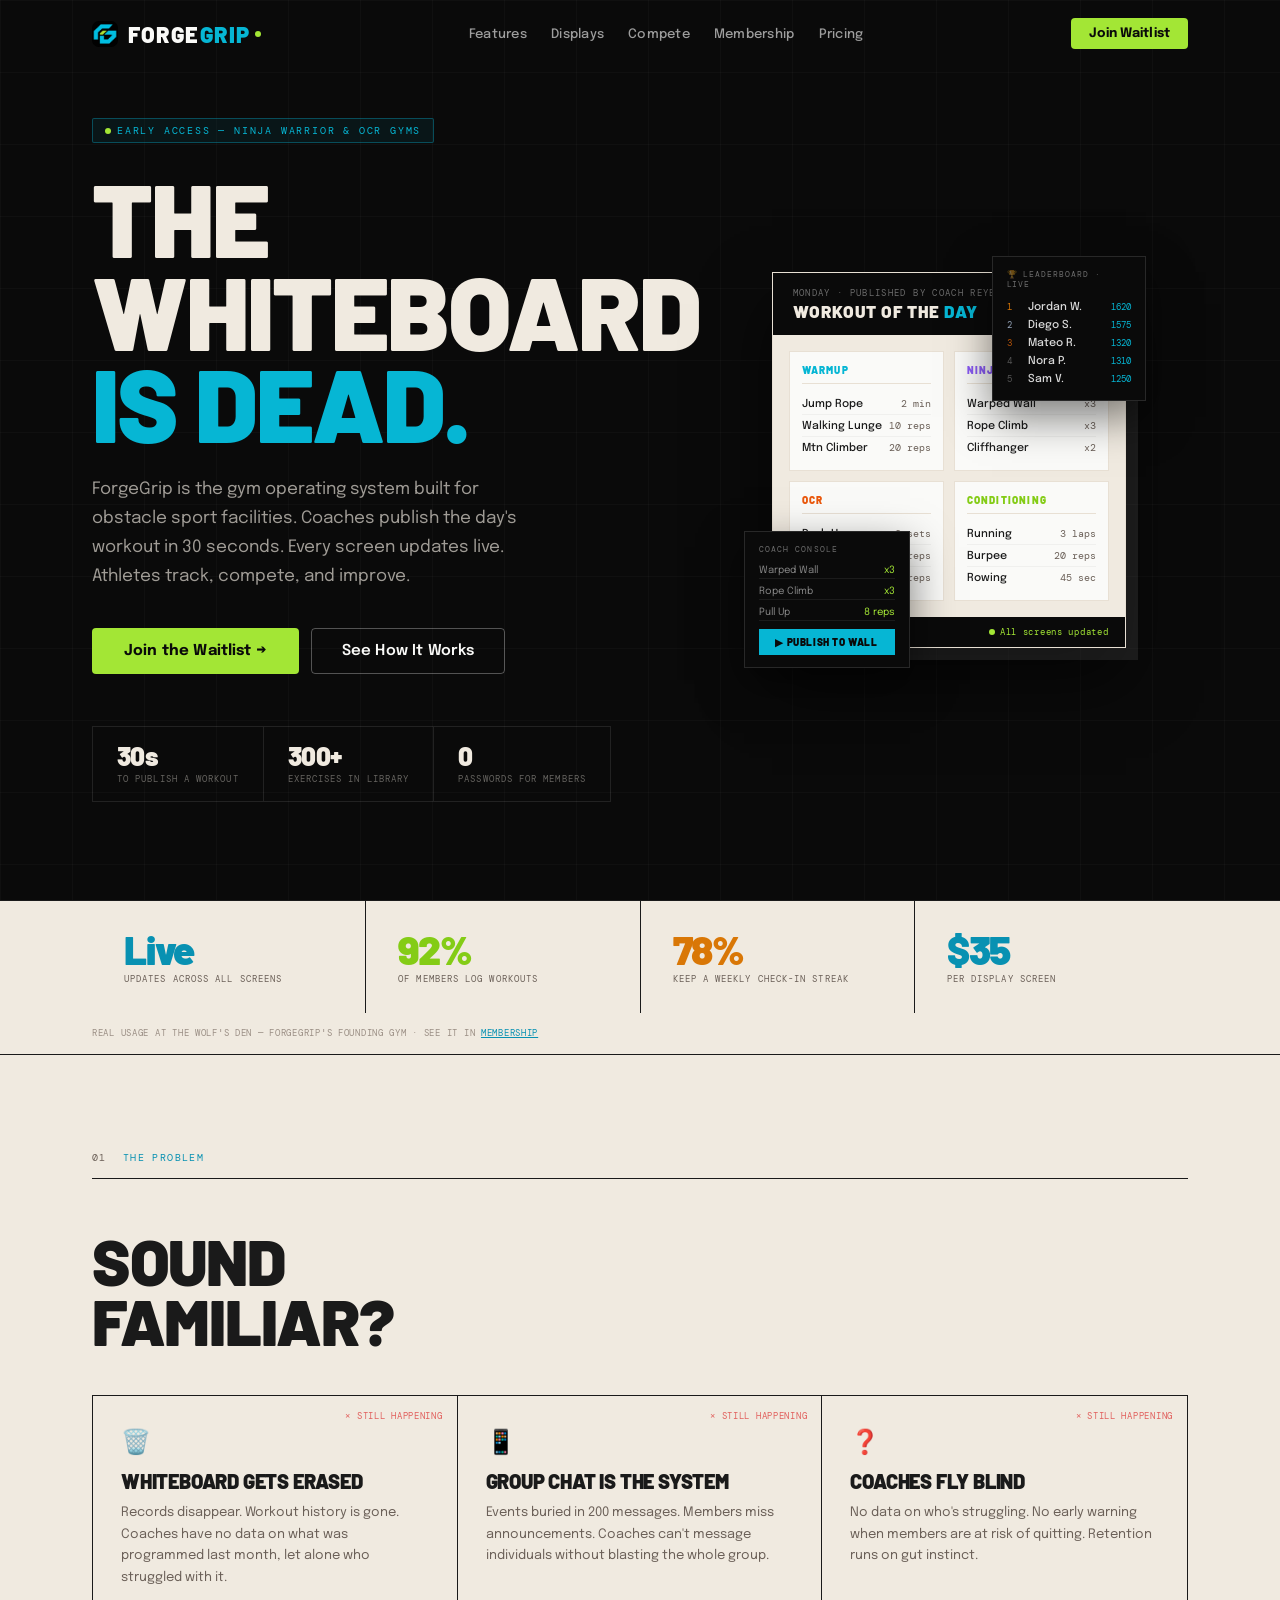
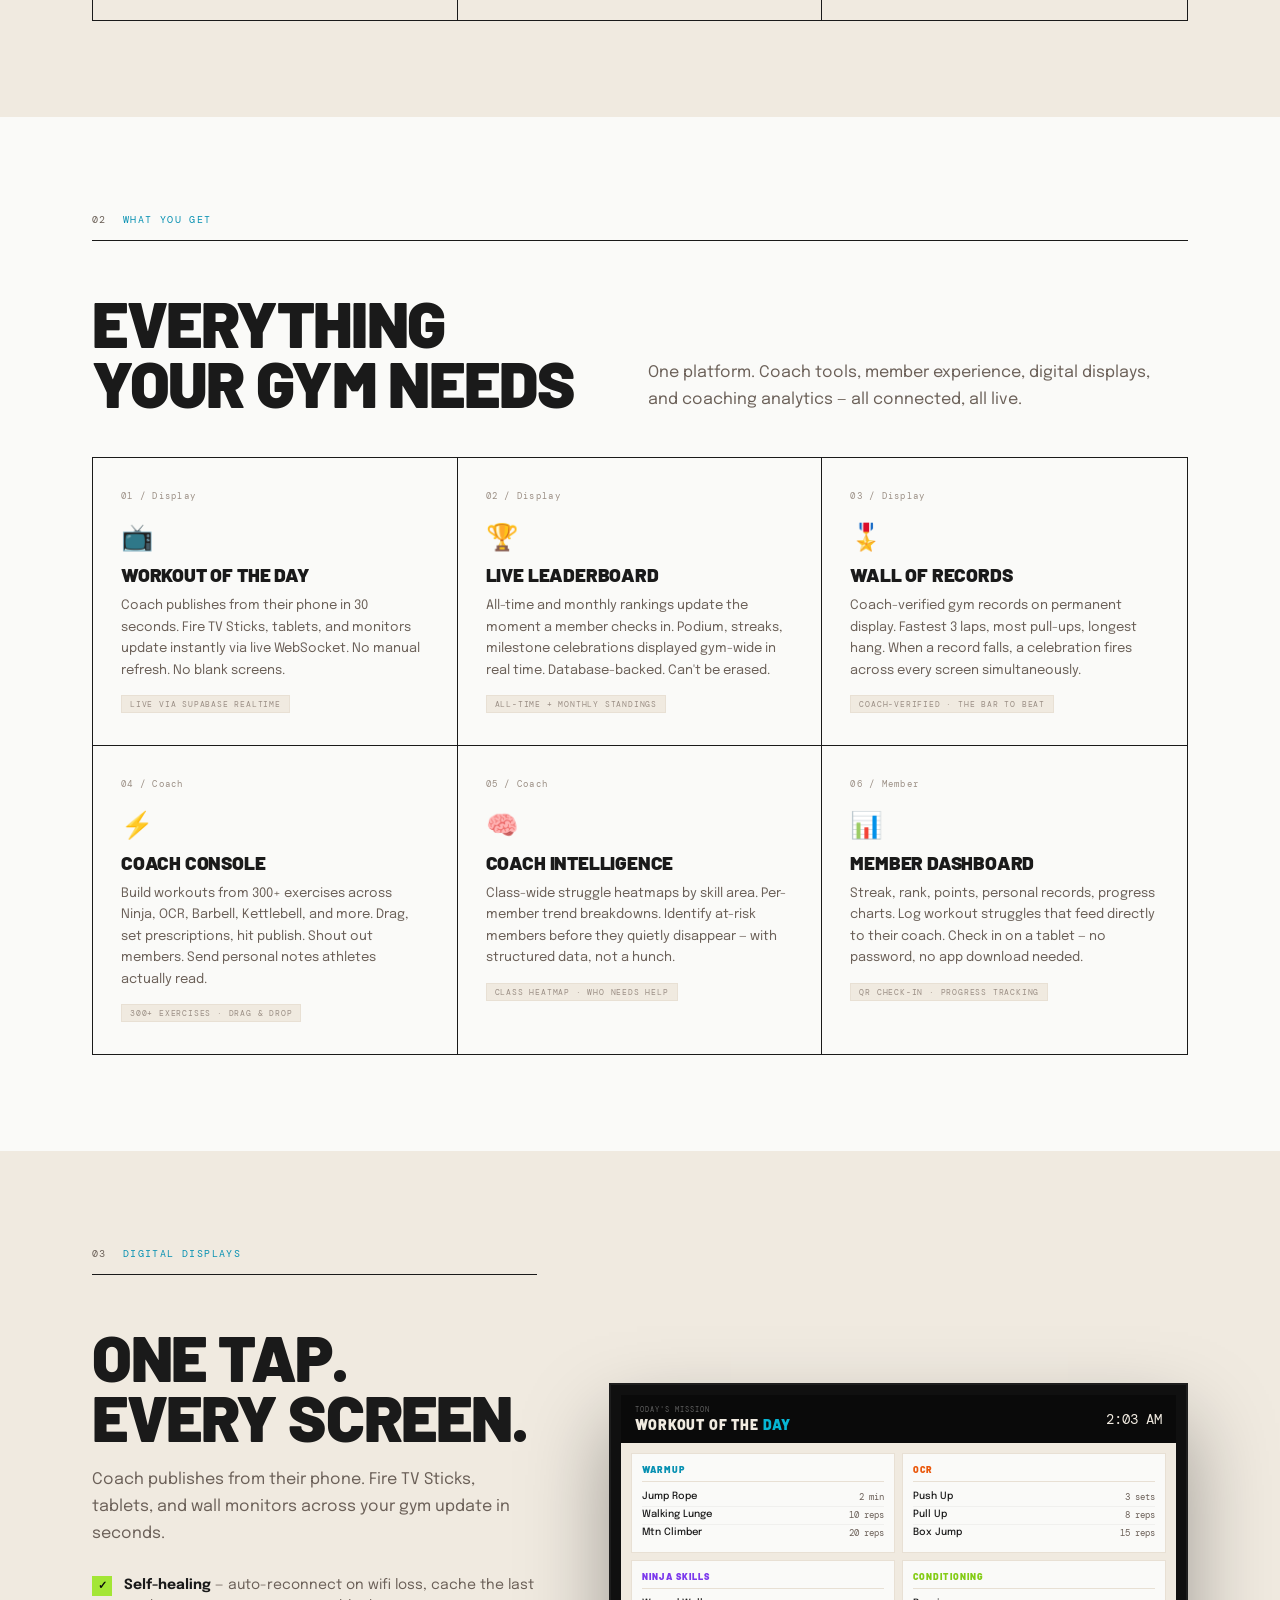
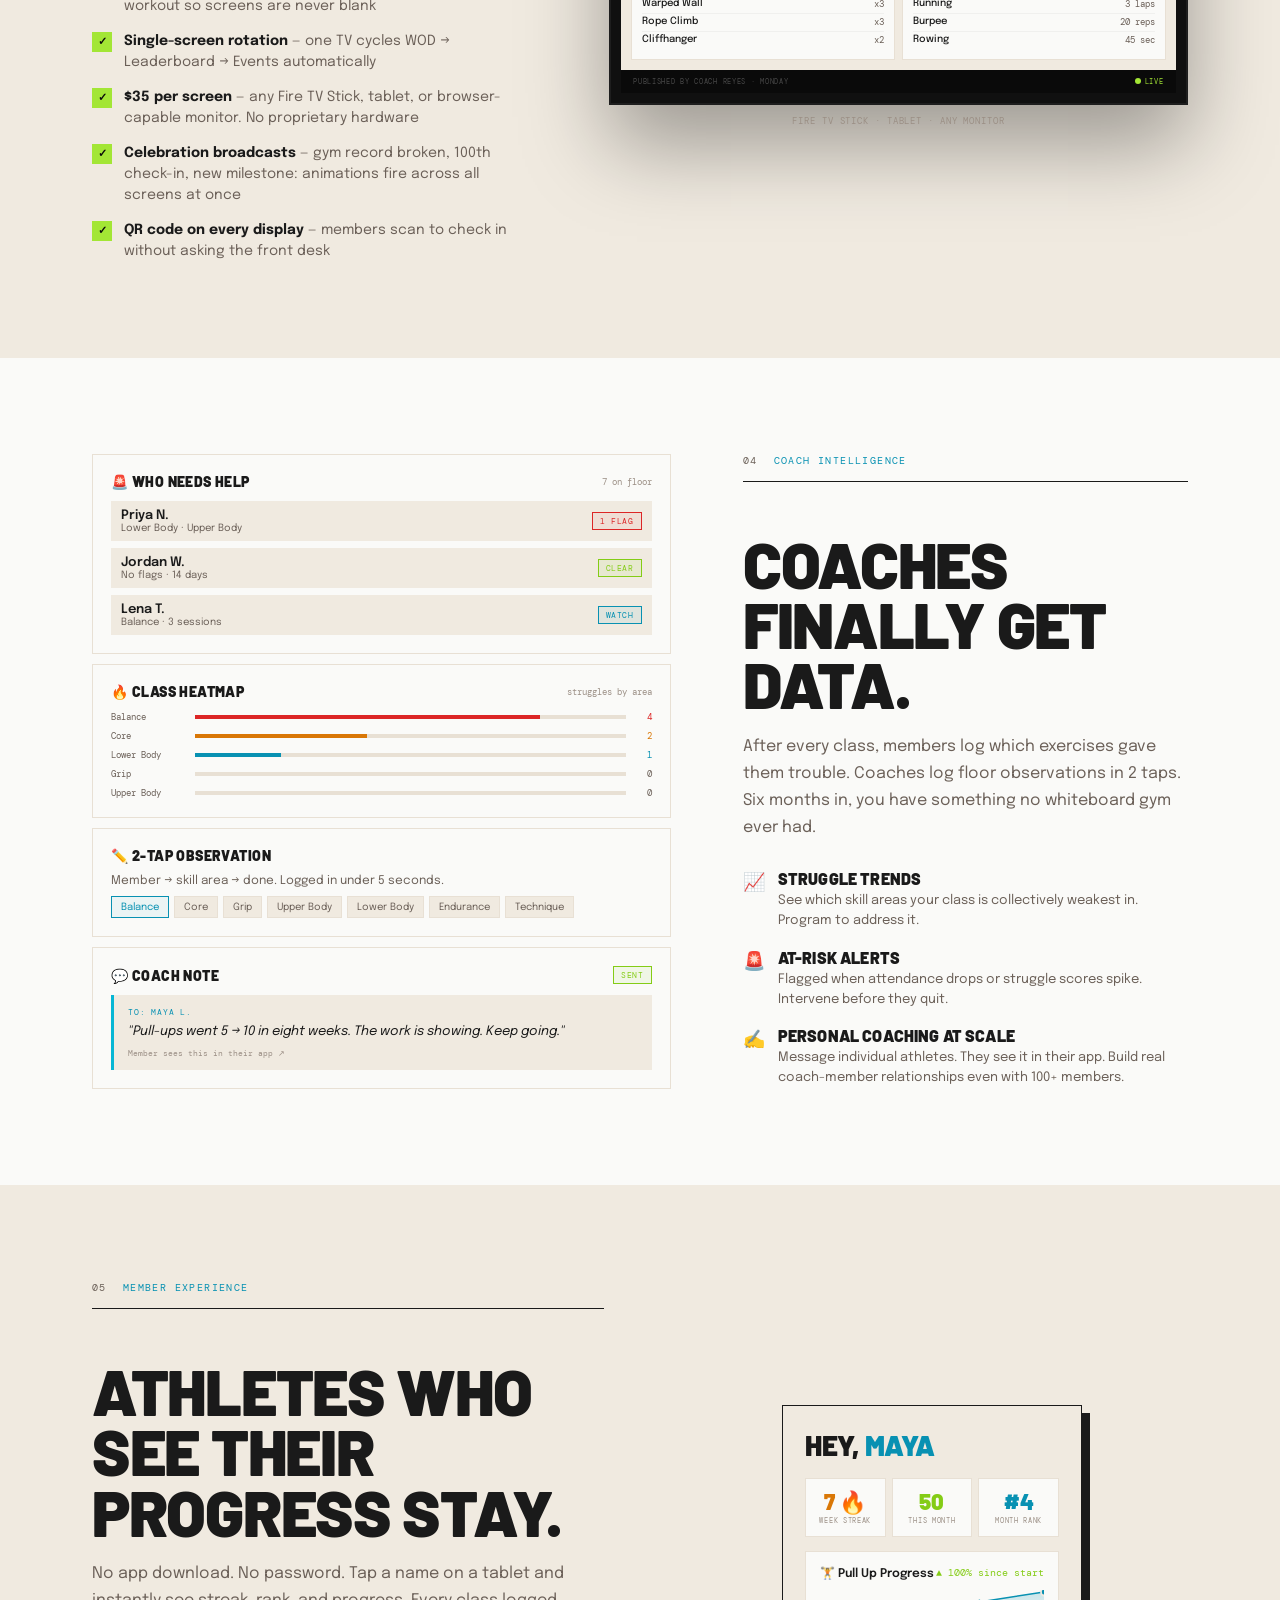
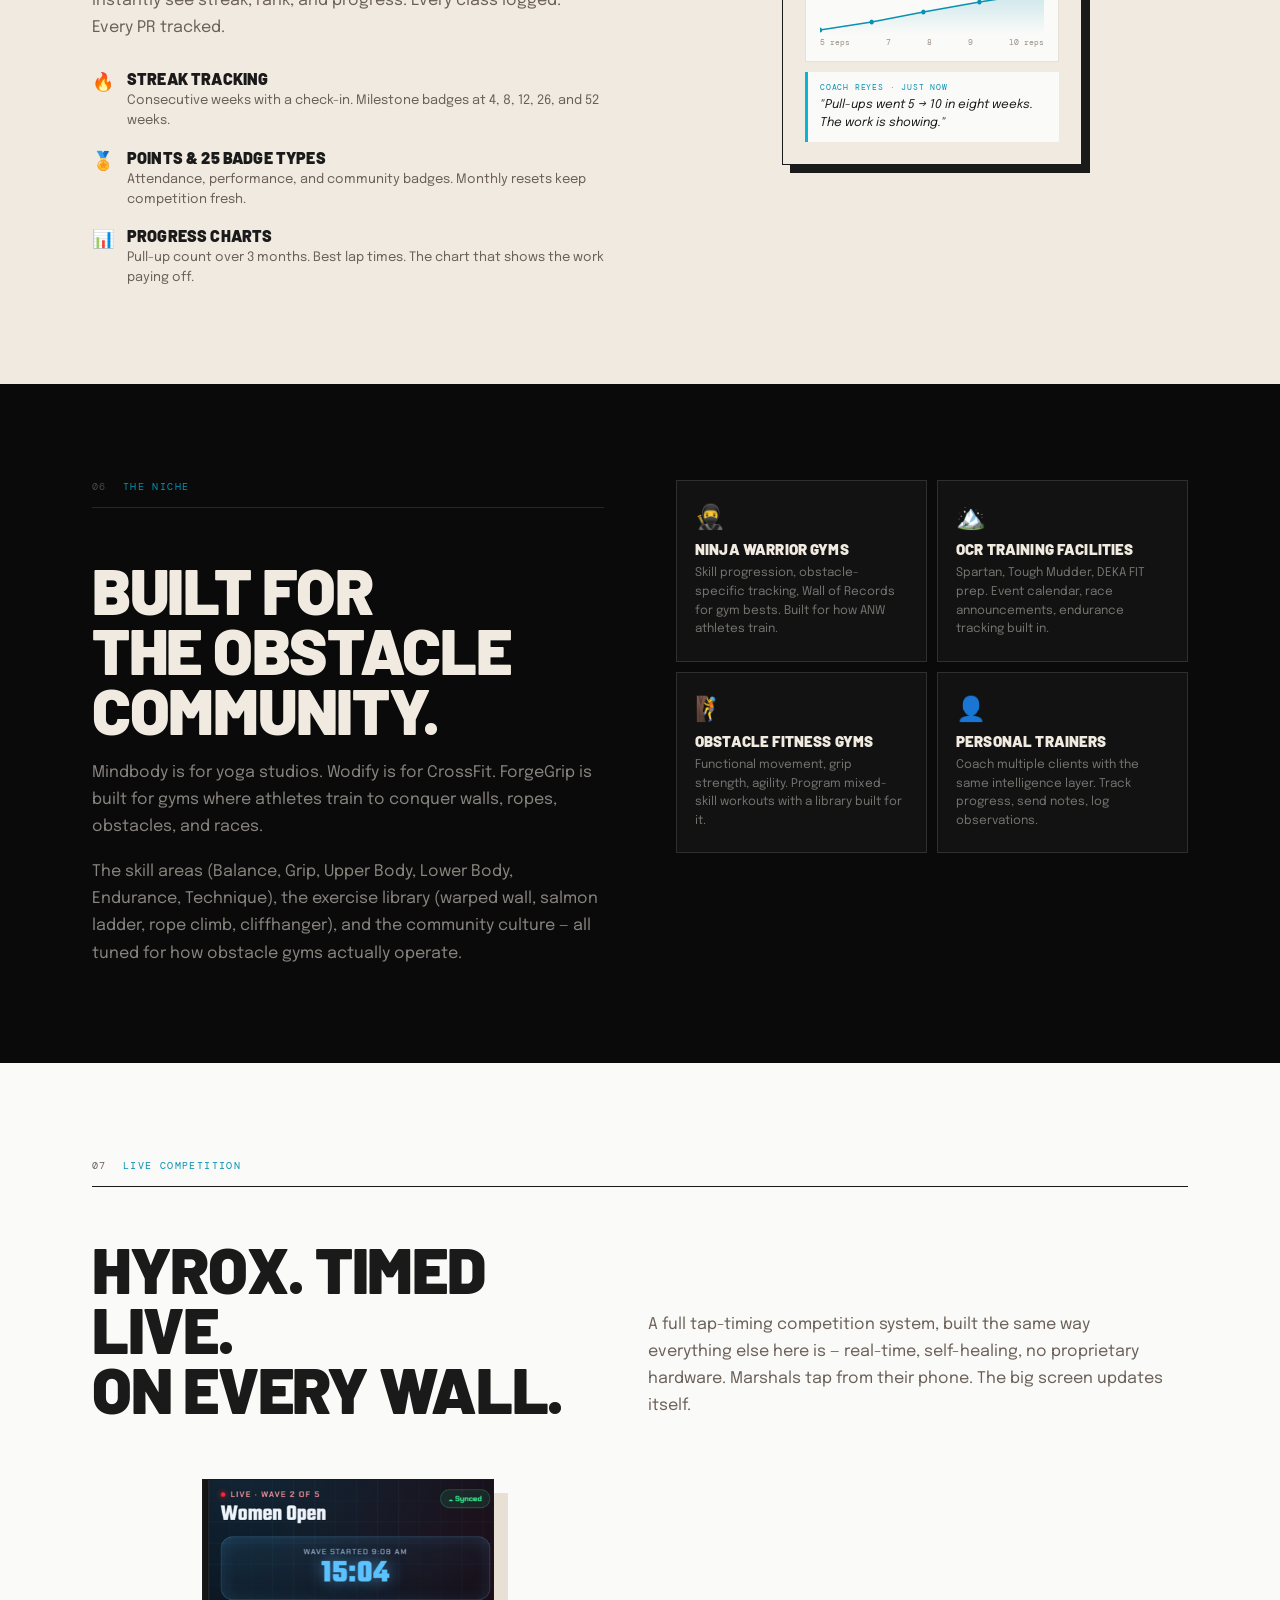
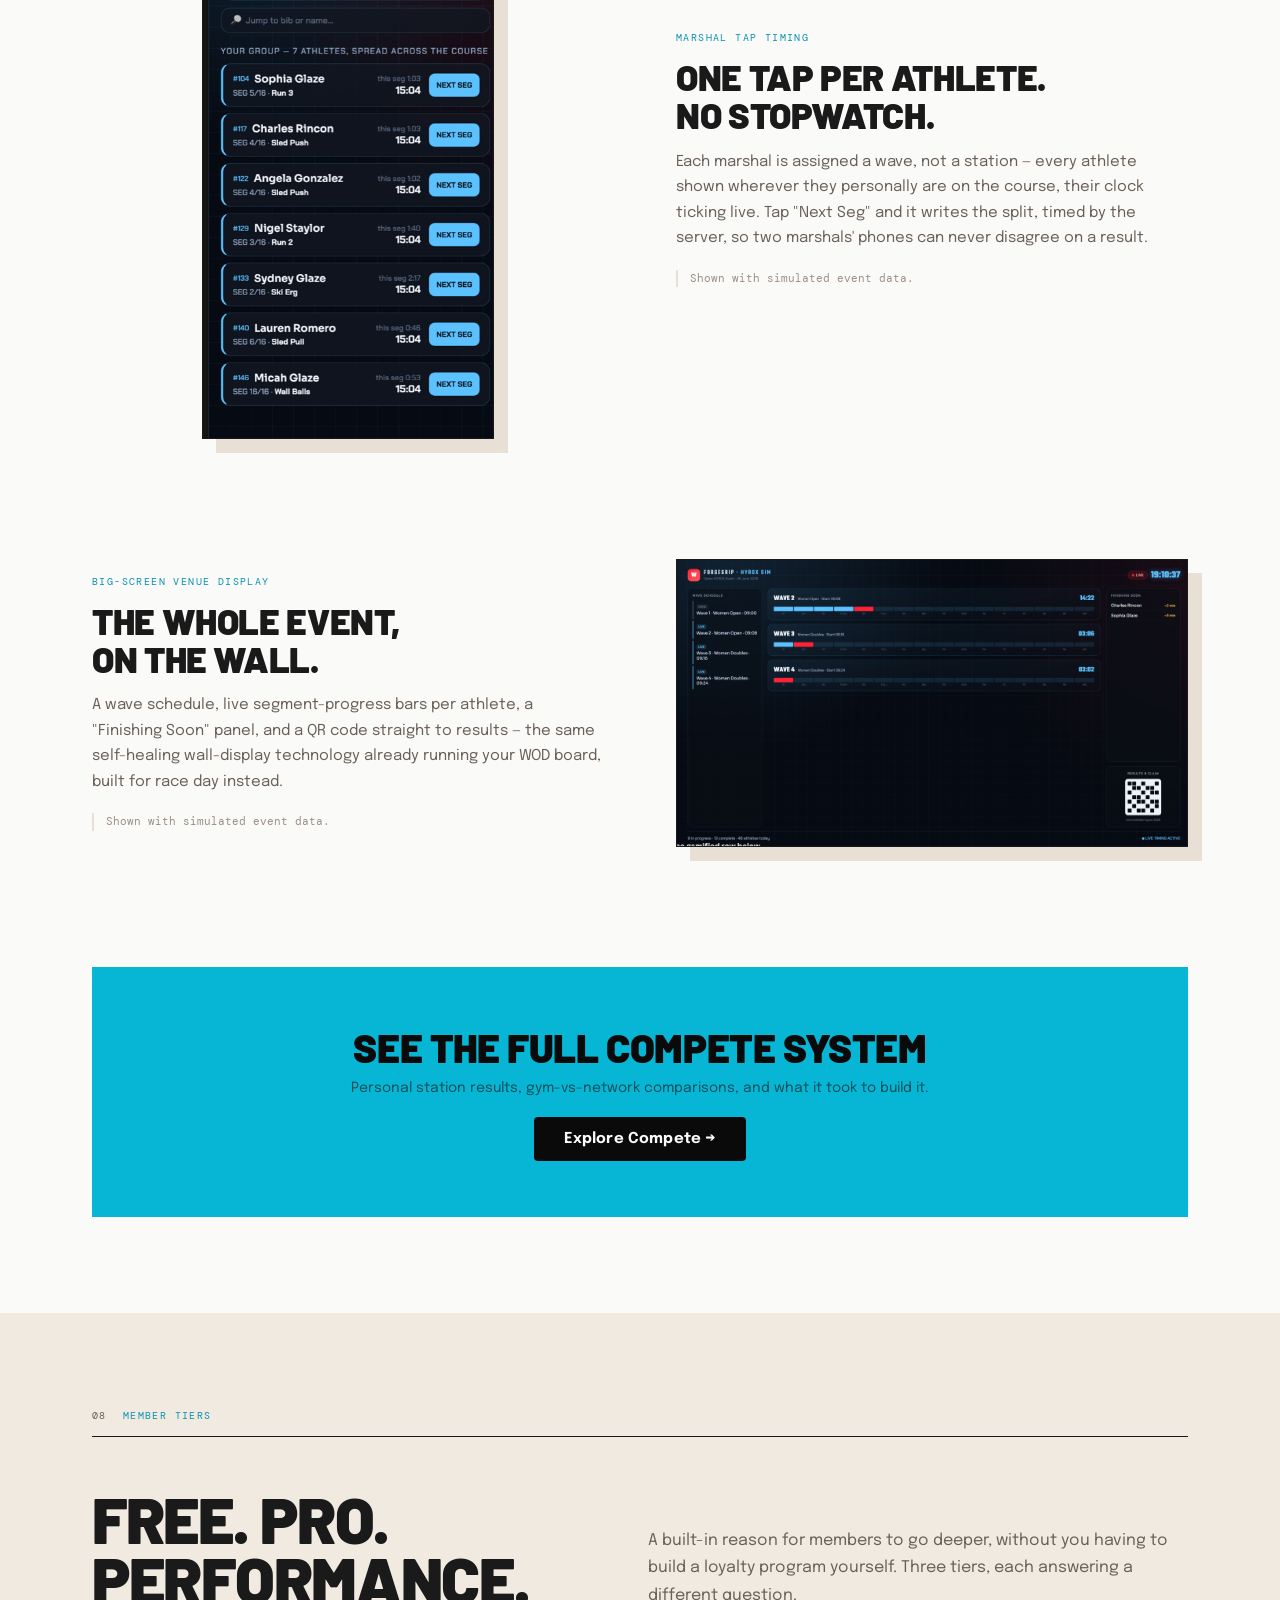
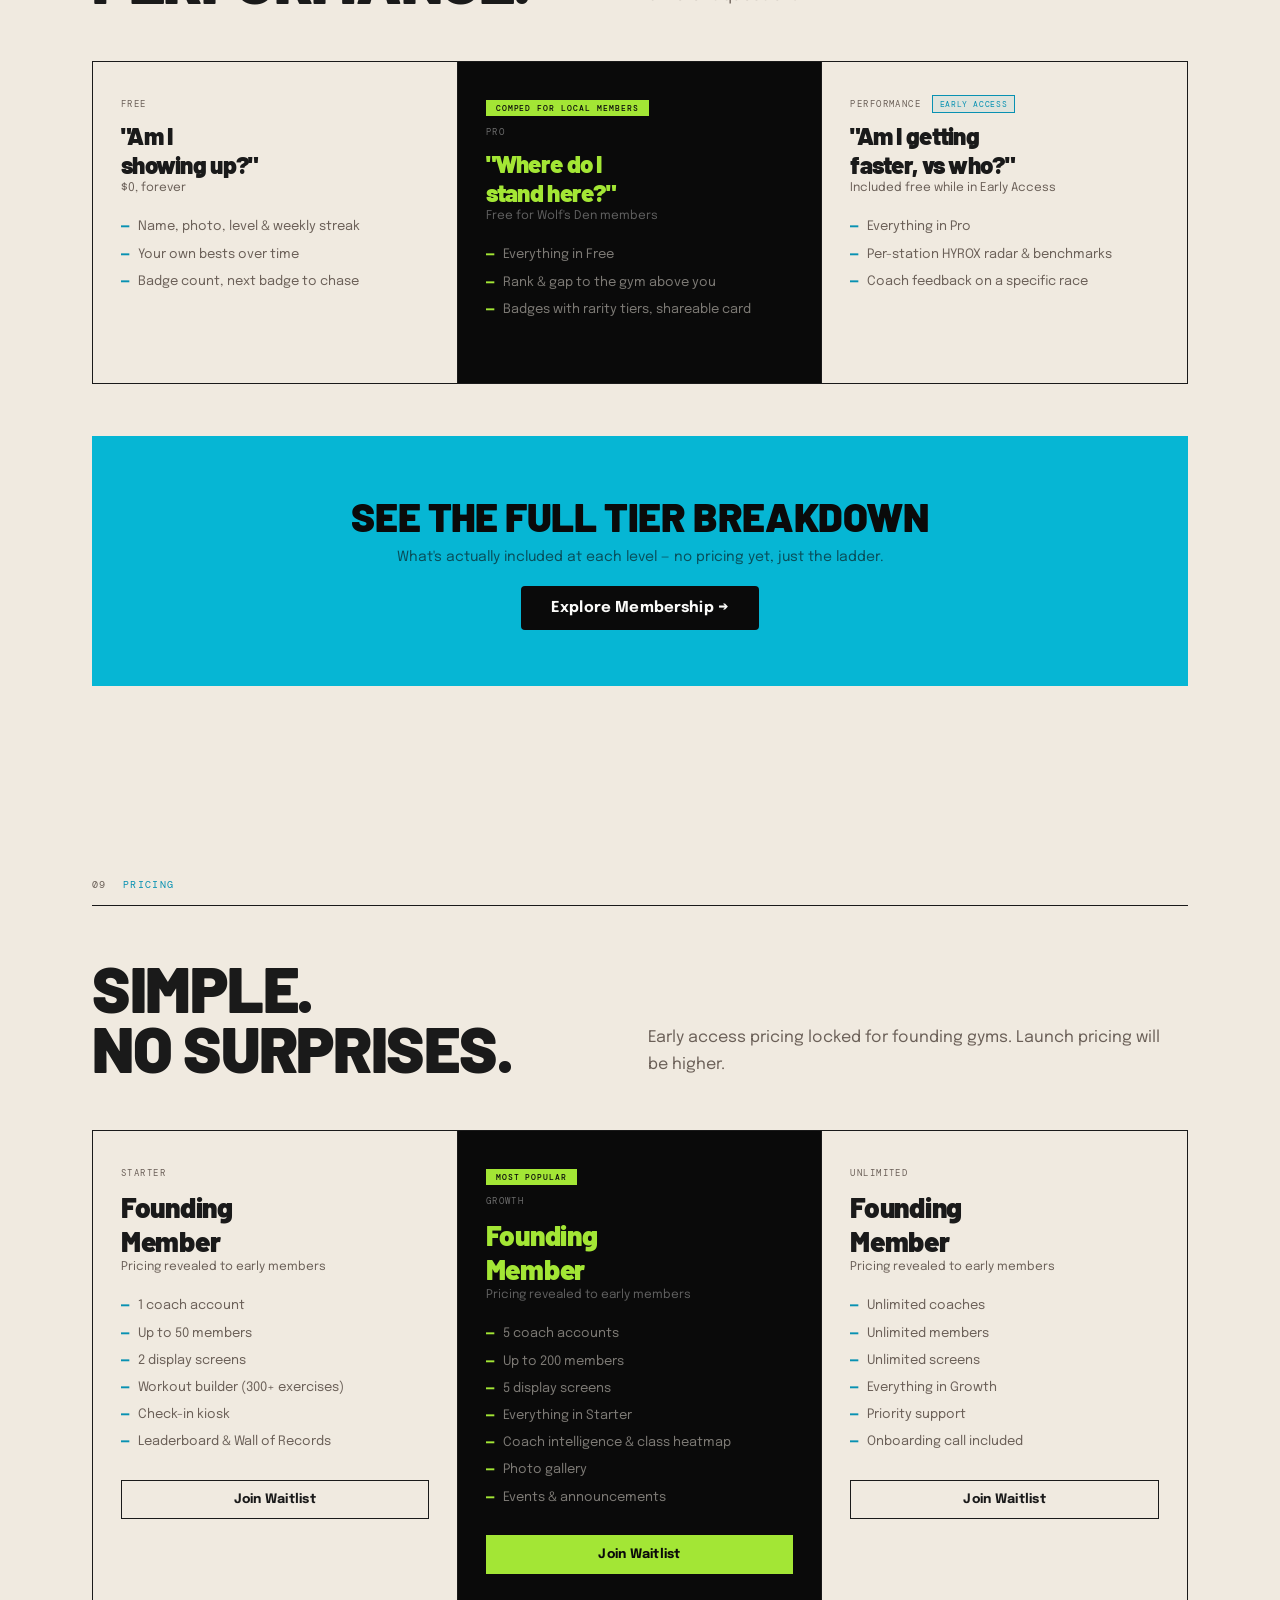
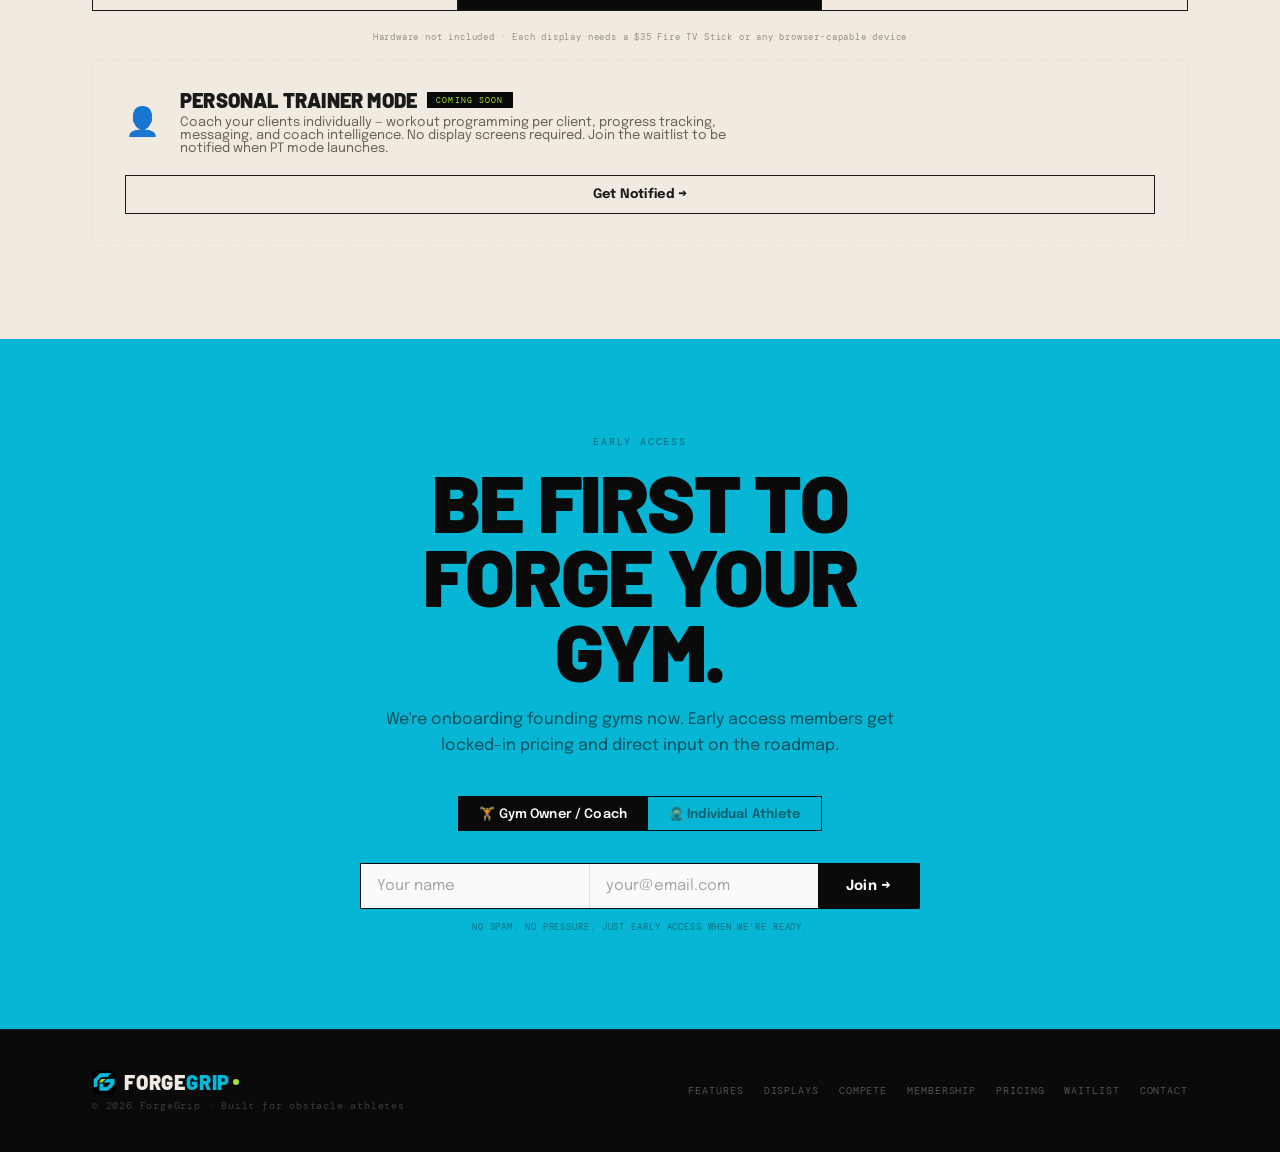
<file: index.html>
<!DOCTYPE html>
<html lang="en">
<head>
  <meta charset="UTF-8">
  <meta name="viewport" content="width=device-width, initial-scale=1.0">
  <title>ForgeGrip — The Gym OS for Obstacle Athletes</title>

  <link rel="icon" type="image/png" sizes="32x32" href="favicon-32x32.png">
  <link rel="icon" type="image/png" sizes="16x16" href="favicon-16x16.png">
  <link rel="apple-touch-icon" href="apple-touch-icon.png">

  <meta name="description" content="ForgeGrip is the gym operating system built for obstacle sport facilities. Coaches publish the day's workout in 30 seconds. Every screen updates live.">
  <meta property="og:type" content="website">
  <meta property="og:url" content="https://forgegrip.app/">
  <meta property="og:title" content="ForgeGrip — The Gym OS for Obstacle Athletes">
  <meta property="og:description" content="Coaches publish the day's workout in 30 seconds. Every screen updates live. Athletes track, compete, and improve.">
  <meta property="og:image" content="https://forgegrip.app/og-image.png">
  <meta name="twitter:card" content="summary_large_image">
  <meta name="twitter:title" content="ForgeGrip — The Gym OS for Obstacle Athletes">
  <meta name="twitter:description" content="Coaches publish the day's workout in 30 seconds. Every screen updates live. Athletes track, compete, and improve.">
  <meta name="twitter:image" content="https://forgegrip.app/og-image.png">

  <link rel="preconnect" href="https://fonts.googleapis.com">
  <link rel="preconnect" href="https://fonts.gstatic.com" crossorigin>
  <link href="https://fonts.googleapis.com/css2?family=Barlow:ital,wght@0,700;0,900;1,900&family=Epilogue:wght@400;500;600&family=DM+Mono:wght@400;500&display=swap" rel="stylesheet">

  <link rel="stylesheet" href="styles.css">
</head>
<body>

<!-- NAV -->
<nav id="nav">
  <div class="nav-inner">
    <a href="#" class="logo"><img src="nav-icon.png" alt="" class="logo-icon">Forge<span class="logo-grip">Grip</span><span class="logo-dot"></span></a>
    <ul class="nav-links">
      <li><a href="#features">Features</a></li>
      <li><a href="#displays">Displays</a></li>
      <li><a href="compete.html">Compete</a></li>
      <li><a href="membership.html">Membership</a></li>
      <li><a href="#pricing">Pricing</a></li>
    </ul>
    <a href="#waitlist" class="btn btn-nav">Join Waitlist</a>
  </div>
</nav>

<!-- HERO -->
<section class="hero">
  <div class="container">
    <div class="hero-inner">
      <div>
        <div class="hero-tag">
          <span class="tag-pill"><span class="live-dot"></span>Early Access — Ninja Warrior &amp; OCR Gyms</span>
        </div>
        <h1 class="hero-h">
          <span class="white">The<br>Whiteboard</span><br>
          <span class="teal">Is Dead.</span>
        </h1>
        <p class="hero-sub">ForgeGrip is the gym operating system built for obstacle sport facilities. Coaches publish the day's workout in 30 seconds. Every screen updates live. Athletes track, compete, and improve.</p>
        <div class="hero-ctas">
          <a href="#waitlist" class="btn btn-primary">Join the Waitlist →</a>
          <a href="#features" class="btn btn-ghost">See How It Works</a>
        </div>
        <div class="hero-stats">
          <div class="hstat"><span class="hstat-n">30s</span><span class="hstat-l">To publish a workout</span></div>
          <div class="hstat"><span class="hstat-n">300+</span><span class="hstat-l">Exercises in library</span></div>
          <div class="hstat"><span class="hstat-n">0</span><span class="hstat-l">Passwords for members</span></div>
        </div>
      </div>

      <div class="hero-visual">
        <div class="paper-card">
          <div class="pc-header">
            <div class="pc-title-wrap">
              <span class="pc-date">Monday · Published by Coach Reyes</span>
              <span class="pc-title">Workout of the <em>Day</em></span>
            </div>
            <div class="live-badge"><span class="live-dot"></span>On Air</div>
          </div>
          <div class="pc-body">
            <div class="pc-block">
              <div class="pb-title ct">Warmup</div>
              <div class="pb-ex"><span class="pb-en">Jump Rope</span><span class="pb-rx">2 min</span></div>
              <div class="pb-ex"><span class="pb-en">Walking Lunge</span><span class="pb-rx">10 reps</span></div>
              <div class="pb-ex"><span class="pb-en">Mtn Climber</span><span class="pb-rx">20 reps</span></div>
            </div>
            <div class="pc-block">
              <div class="pb-title cp">Ninja Skills</div>
              <div class="pb-ex"><span class="pb-en">Warped Wall</span><span class="pb-rx">x3</span></div>
              <div class="pb-ex"><span class="pb-en">Rope Climb</span><span class="pb-rx">x3</span></div>
              <div class="pb-ex"><span class="pb-en">Cliffhanger</span><span class="pb-rx">x2</span></div>
            </div>
            <div class="pc-block">
              <div class="pb-title co">OCR</div>
              <div class="pb-ex"><span class="pb-en">Push Up</span><span class="pb-rx">3 sets</span></div>
              <div class="pb-ex"><span class="pb-en">Pull Up</span><span class="pb-rx">8 reps</span></div>
              <div class="pb-ex"><span class="pb-en">Box Jump</span><span class="pb-rx">15 reps</span></div>
            </div>
            <div class="pc-block">
              <div class="pb-title cg">Conditioning</div>
              <div class="pb-ex"><span class="pb-en">Running</span><span class="pb-rx">3 laps</span></div>
              <div class="pb-ex"><span class="pb-en">Burpee</span><span class="pb-rx">20 reps</span></div>
              <div class="pb-ex"><span class="pb-en">Rowing</span><span class="pb-rx">45 sec</span></div>
            </div>
          </div>
          <div class="pc-footer">
            <span class="pcf-l">Published 2 min ago</span>
            <span class="pcf-r"><span class="live-dot"></span>All screens updated</span>
          </div>
        </div>
        <!-- Floating coach phone -->
        <div class="fc fc-phone">
          <div class="fc-lbl">Coach Console</div>
          <div class="ph-rows">
            <div class="ph-row"><span>Warped Wall</span><span style="color:var(--volt)">x3</span></div>
            <div class="ph-row"><span>Rope Climb</span><span style="color:var(--volt)">x3</span></div>
            <div class="ph-row"><span>Pull Up</span><span style="color:var(--volt)">8 reps</span></div>
          </div>
          <div style="margin-top:8px;" class="pub-btn">▶ Publish to Wall</div>
        </div>
        <!-- Floating leaderboard -->
        <div class="fc fc-lb">
          <div class="lb-head">🏆 Leaderboard · Live</div>
          <div class="lb-row"><span class="lb-r g">1</span><span class="lb-n">Jordan W.</span><span class="lb-p">1620</span></div>
          <div class="lb-row"><span class="lb-r s">2</span><span class="lb-n">Diego S.</span><span class="lb-p">1575</span></div>
          <div class="lb-row"><span class="lb-r b">3</span><span class="lb-n">Mateo R.</span><span class="lb-p">1320</span></div>
          <div class="lb-row"><span class="lb-r">4</span><span class="lb-n">Nora P.</span><span class="lb-p">1310</span></div>
          <div class="lb-row"><span class="lb-r">5</span><span class="lb-n">Sam V.</span><span class="lb-p">1250</span></div>
        </div>
      </div>
    </div>
  </div>
</section>

<!-- STATS STRIP -->
<div class="stats-strip" style="border-top:1.5px solid var(--ink);">
  <div class="ss-inner container">
    <div class="ss-item"><span class="ss-num ct">Live</span><span class="ss-lbl">Updates across all screens</span></div>
    <div class="ss-item"><span class="ss-num cv">92%</span><span class="ss-lbl">Of members log workouts</span></div>
    <div class="ss-item"><span class="ss-num cg">78%</span><span class="ss-lbl">Keep a weekly check-in streak</span></div>
    <div class="ss-item"><span class="ss-num ct">$35</span><span class="ss-lbl">Per display screen</span></div>
  </div>
  <div class="container" style="padding-top:10px;padding-bottom:14px;">
    <span style="font-family:var(--font-m);font-size:9px;letter-spacing:.08em;text-transform:uppercase;color:var(--dim);">Real usage at The Wolf's Den — ForgeGrip's founding gym · see it in <a href="membership.html" style="color:var(--teal-d);">Membership</a></span>
  </div>
</div>

<!-- PROBLEM -->
<section class="s-cream pad">
  <div class="container">
    <div class="sec-row rev">
      <span class="sec-num">01</span>
      <span class="sec-label">The Problem</span>
    </div>
    <h2 class="sec-h rev">Sound<br>Familiar?</h2>
    <div class="prob-grid rev d1">
      <div class="prob-cell">
        <div class="prob-x">× Still happening</div>
        <div class="prob-icon">🗑️</div>
        <div class="prob-title">Whiteboard gets erased</div>
        <div class="prob-desc">Records disappear. Workout history is gone. Coaches have no data on what was programmed last month, let alone who struggled with it.</div>
      </div>
      <div class="prob-cell">
        <div class="prob-x">× Still happening</div>
        <div class="prob-icon">📱</div>
        <div class="prob-title">Group chat is the system</div>
        <div class="prob-desc">Events buried in 200 messages. Members miss announcements. Coaches can't message individuals without blasting the whole group.</div>
      </div>
      <div class="prob-cell">
        <div class="prob-x">× Still happening</div>
        <div class="prob-icon">❓</div>
        <div class="prob-title">Coaches fly blind</div>
        <div class="prob-desc">No data on who's struggling. No early warning when members are at risk of quitting. Retention runs on gut instinct.</div>
      </div>
    </div>
  </div>
</section>

<!-- FEATURES -->
<section class="s-white pad" id="features">
  <div class="container">
    <div class="sec-row rev">
      <span class="sec-num">02</span>
      <span class="sec-label">What You Get</span>
    </div>
    <div style="display:grid; grid-template-columns:1fr 1fr; gap:16px; align-items:end; margin-bottom:44px;">
      <h2 class="sec-h rev" style="margin-bottom:0;">Everything<br>Your Gym Needs</h2>
      <p class="sec-sub rev d1">One platform. Coach tools, member experience, digital displays, and coaching analytics — all connected, all live.</p>
    </div>
    <div class="feat-grid rev d2">
      <div class="feat-cell" style="--fc:var(--teal)">
        <div class="feat-num">01 / Display</div>
        <span class="feat-icon">📺</span>
        <div class="feat-title">Workout of the Day</div>
        <div class="feat-desc">Coach publishes from their phone in 30 seconds. Fire TV Sticks, tablets, and monitors update instantly via live WebSocket. No manual refresh. No blank screens.</div>
        <span class="feat-tag">Live via Supabase Realtime</span>
      </div>
      <div class="feat-cell" style="--fc:var(--gold)">
        <div class="feat-num">02 / Display</div>
        <span class="feat-icon">🏆</span>
        <div class="feat-title">Live Leaderboard</div>
        <div class="feat-desc">All-time and monthly rankings update the moment a member checks in. Podium, streaks, milestone celebrations displayed gym-wide in real time. Database-backed. Can't be erased.</div>
        <span class="feat-tag">All-time + monthly standings</span>
      </div>
      <div class="feat-cell" style="--fc:#7C3AED">
        <div class="feat-num">03 / Display</div>
        <span class="feat-icon">🎖️</span>
        <div class="feat-title">Wall of Records</div>
        <div class="feat-desc">Coach-verified gym records on permanent display. Fastest 3 laps, most pull-ups, longest hang. When a record falls, a celebration fires across every screen simultaneously.</div>
        <span class="feat-tag">Coach-verified · The bar to beat</span>
      </div>
      <div class="feat-cell" style="--fc:var(--volt-d)">
        <div class="feat-num">04 / Coach</div>
        <span class="feat-icon">⚡</span>
        <div class="feat-title">Coach Console</div>
        <div class="feat-desc">Build workouts from 300+ exercises across Ninja, OCR, Barbell, Kettlebell, and more. Drag, set prescriptions, hit publish. Shout out members. Send personal notes athletes actually read.</div>
        <span class="feat-tag">300+ exercises · Drag &amp; drop</span>
      </div>
      <div class="feat-cell" style="--fc:var(--red)">
        <div class="feat-num">05 / Coach</div>
        <span class="feat-icon">🧠</span>
        <div class="feat-title">Coach Intelligence</div>
        <div class="feat-desc">Class-wide struggle heatmaps by skill area. Per-member trend breakdowns. Identify at-risk members before they quietly disappear — with structured data, not a hunch.</div>
        <span class="feat-tag">Class heatmap · Who needs help</span>
      </div>
      <div class="feat-cell" style="--fc:var(--teal)">
        <div class="feat-num">06 / Member</div>
        <span class="feat-icon">📊</span>
        <div class="feat-title">Member Dashboard</div>
        <div class="feat-desc">Streak, rank, points, personal records, progress charts. Log workout struggles that feed directly to their coach. Check in on a tablet — no password, no app download needed.</div>
        <span class="feat-tag">QR check-in · Progress tracking</span>
      </div>
    </div>
  </div>
</section>

<!-- DISPLAYS -->
<section class="s-cream pad" id="displays">
  <div class="container">
    <div class="disp-grid">
      <div>
        <div class="sec-row rev">
          <span class="sec-num">03</span>
          <span class="sec-label">Digital Displays</span>
        </div>
        <h2 class="sec-h rev">One Tap.<br>Every Screen.</h2>
        <p class="sec-sub rev d1">Coach publishes from their phone. Fire TV Sticks, tablets, and wall monitors across your gym update in seconds.</p>
        <div class="check-list rev d2">
          <div class="ci"><span class="ci-mark">✓</span><span><strong>Self-healing</strong> — auto-reconnect on wifi loss, cache the last workout so screens are never blank</span></div>
          <div class="ci"><span class="ci-mark">✓</span><span><strong>Single-screen rotation</strong> — one TV cycles WOD → Leaderboard → Events automatically</span></div>
          <div class="ci"><span class="ci-mark">✓</span><span><strong>$35 per screen</strong> — any Fire TV Stick, tablet, or browser-capable monitor. No proprietary hardware</span></div>
          <div class="ci"><span class="ci-mark">✓</span><span><strong>Celebration broadcasts</strong> — gym record broken, 100th check-in, new milestone: animations fire across all screens at once</span></div>
          <div class="ci"><span class="ci-mark">✓</span><span><strong>QR code on every display</strong> — members scan to check in without asking the front desk</span></div>
        </div>
      </div>
      <div class="rev d1">
        <div class="tv-wrap">
          <div class="tv-frame">
            <div class="tv-screen">
              <div class="tv-h">
                <div>
                  <div style="font-family:var(--font-m);font-size:7px;letter-spacing:.14em;text-transform:uppercase;color:rgba(255,255,255,.35);margin-bottom:2px;">Today's Mission</div>
                  <div class="tv-title">WORKOUT OF THE <em>DAY</em></div>
                </div>
                <div class="tv-clock" id="live-clock">--:-- --</div>
              </div>
              <div class="tv-body">
                <div class="tv-block"><div class="tv-bt ct">Warmup</div><div class="tv-ex"><span class="tv-en">Jump Rope</span><span class="tv-er">2 min</span></div><div class="tv-ex"><span class="tv-en">Walking Lunge</span><span class="tv-er">10 reps</span></div><div class="tv-ex"><span class="tv-en">Mtn Climber</span><span class="tv-er">20 reps</span></div></div>
                <div class="tv-block"><div class="tv-bt co">OCR</div><div class="tv-ex"><span class="tv-en">Push Up</span><span class="tv-er">3 sets</span></div><div class="tv-ex"><span class="tv-en">Pull Up</span><span class="tv-er">8 reps</span></div><div class="tv-ex"><span class="tv-en">Box Jump</span><span class="tv-er">15 reps</span></div></div>
                <div class="tv-block"><div class="tv-bt cp">Ninja Skills</div><div class="tv-ex"><span class="tv-en">Warped Wall</span><span class="tv-er">x3</span></div><div class="tv-ex"><span class="tv-en">Rope Climb</span><span class="tv-er">x3</span></div><div class="tv-ex"><span class="tv-en">Cliffhanger</span><span class="tv-er">x2</span></div></div>
                <div class="tv-block"><div class="tv-bt cg">Conditioning</div><div class="tv-ex"><span class="tv-en">Running</span><span class="tv-er">3 laps</span></div><div class="tv-ex"><span class="tv-en">Burpee</span><span class="tv-er">20 reps</span></div><div class="tv-ex"><span class="tv-en">Rowing</span><span class="tv-er">45 sec</span></div></div>
              </div>
              <div class="tv-foot">
                <span class="tv-fl">Published by Coach Reyes · Monday</span>
                <span class="tv-fr"><span class="live-dot"></span>LIVE</span>
              </div>
            </div>
          </div>
          <div class="tv-note">Fire TV Stick · Tablet · Any Monitor</div>
        </div>
      </div>
    </div>
  </div>
</section>

<!-- COACH INTELLIGENCE -->
<section class="s-white pad">
  <div class="container">
    <div class="coach-grid">
      <div class="cc-cards rev">
        <div class="cc">
          <div class="cc-head"><span class="cc-t">🚨 Who Needs Help</span><span style="font-family:var(--font-m);font-size:9px;color:var(--dim);">7 on floor</span></div>
          <div class="mem-rows">
            <div class="mr"><div><div class="mr-name">Priya N.</div><div class="mr-areas">Lower Body · Upper Body</div></div><span class="badge badge-r">1 Flag</span></div>
            <div class="mr"><div><div class="mr-name">Jordan W.</div><div class="mr-areas">No flags · 14 days</div></div><span class="badge badge-g">Clear</span></div>
            <div class="mr"><div><div class="mr-name">Lena T.</div><div class="mr-areas">Balance · 3 sessions</div></div><span class="badge badge-b">Watch</span></div>
          </div>
        </div>
        <div class="cc">
          <div class="cc-head"><span class="cc-t">🔥 Class Heatmap</span><span style="font-family:var(--font-m);font-size:9px;color:var(--dim);">struggles by area</span></div>
          <div class="heatmap">
            <div class="hm-row"><span class="hm-label">Balance</span><div class="hm-track"><div class="hm-fill" style="--hc:var(--red)" data-w="80%"></div></div><span class="hm-val" style="--hc:var(--red)">4</span></div>
            <div class="hm-row"><span class="hm-label">Core</span><div class="hm-track"><div class="hm-fill" style="--hc:var(--gold)" data-w="40%"></div></div><span class="hm-val" style="--hc:var(--gold)">2</span></div>
            <div class="hm-row"><span class="hm-label">Lower Body</span><div class="hm-track"><div class="hm-fill" style="--hc:var(--teal-d)" data-w="20%"></div></div><span class="hm-val" style="--hc:var(--teal-d)">1</span></div>
            <div class="hm-row"><span class="hm-label">Grip</span><div class="hm-track"><div class="hm-fill" data-w="0%"></div></div><span class="hm-val">0</span></div>
            <div class="hm-row"><span class="hm-label">Upper Body</span><div class="hm-track"><div class="hm-fill" data-w="0%"></div></div><span class="hm-val">0</span></div>
          </div>
        </div>
        <div class="cc">
          <div class="cc-head"><span class="cc-t">✏️ 2-Tap Observation</span></div>
          <p style="font-size:12px;color:var(--muted);margin-bottom:9px;">Member → skill area → done. Logged in under 5 seconds.</p>
          <div class="chips"><span class="chip on">Balance</span><span class="chip">Core</span><span class="chip">Grip</span><span class="chip">Upper Body</span><span class="chip">Lower Body</span><span class="chip">Endurance</span><span class="chip">Technique</span></div>
        </div>
        <div class="cc">
          <div class="cc-head"><span class="cc-t">💬 Coach Note</span><span class="badge badge-g">Sent</span></div>
          <div class="msg-box">
            <div class="msg-from">To: Maya L.</div>
            <div class="msg-text">"Pull-ups went 5 → 10 in eight weeks. The work is showing. Keep going."</div>
            <div class="msg-note">Member sees this in their app ↗</div>
          </div>
        </div>
      </div>
      <div>
        <div class="sec-row rev">
          <span class="sec-num">04</span>
          <span class="sec-label">Coach Intelligence</span>
        </div>
        <h2 class="sec-h rev">Coaches<br>Finally Get<br>Data.</h2>
        <p class="sec-sub rev d1" style="margin-bottom:28px;">After every class, members log which exercises gave them trouble. Coaches log floor observations in 2 taps. Six months in, you have something no whiteboard gym ever had.</p>
        <div class="benefit-list rev d2">
          <div class="bi"><span class="bi-icon">📈</span><div><div class="bi-title">Struggle trends</div><div class="bi-desc">See which skill areas your class is collectively weakest in. Program to address it.</div></div></div>
          <div class="bi"><span class="bi-icon">🚨</span><div><div class="bi-title">At-risk alerts</div><div class="bi-desc">Flagged when attendance drops or struggle scores spike. Intervene before they quit.</div></div></div>
          <div class="bi"><span class="bi-icon">✍️</span><div><div class="bi-title">Personal coaching at scale</div><div class="bi-desc">Message individual athletes. They see it in their app. Build real coach-member relationships even with 100+ members.</div></div></div>
        </div>
      </div>
    </div>
  </div>
</section>

<!-- MEMBER EXPERIENCE -->
<section class="s-cream pad">
  <div class="container">
    <div class="mem-inner">
      <div>
        <div class="sec-row rev">
          <span class="sec-num">05</span>
          <span class="sec-label">Member Experience</span>
        </div>
        <h2 class="sec-h rev">Athletes Who<br>See Their<br>Progress Stay.</h2>
        <p class="sec-sub rev d1" style="margin-bottom:28px;">No app download. No password. Tap a name on a tablet and instantly see streak, rank, and progress. Every class logged. Every PR tracked.</p>
        <div class="benefit-list rev d2">
          <div class="bi"><span class="bi-icon">🔥</span><div><div class="bi-title">Streak tracking</div><div class="bi-desc">Consecutive weeks with a check-in. Milestone badges at 4, 8, 12, 26, and 52 weeks.</div></div></div>
          <div class="bi"><span class="bi-icon">🏅</span><div><div class="bi-title">Points &amp; 25 badge types</div><div class="bi-desc">Attendance, performance, and community badges. Monthly resets keep competition fresh.</div></div></div>
          <div class="bi"><span class="bi-icon">📊</span><div><div class="bi-title">Progress charts</div><div class="bi-desc">Pull-up count over 3 months. Best lap times. The chart that shows the work paying off.</div></div></div>
        </div>
      </div>
      <div class="rev d1">
        <div class="mem-phone">
          <div class="mem-greet">Hey, <span class="mn">Maya</span></div>
          <div class="mem-stats">
            <div class="ms"><div class="ms-val streak">7 🔥</div><div class="ms-lbl">Week Streak</div></div>
            <div class="ms"><div class="ms-val pts">50</div><div class="ms-lbl">This Month</div></div>
            <div class="ms"><div class="ms-val rank">#4</div><div class="ms-lbl">Month Rank</div></div>
          </div>
          <div class="prog-box">
            <div class="prog-head">
              <span class="prog-title">🏋 Pull Up Progress</span>
              <span class="prog-delta">▲ 100% since start</span>
            </div>
            <div class="mini-chart">
              <svg viewBox="0 0 260 44" preserveAspectRatio="none">
                <defs><linearGradient id="cg" x1="0" y1="0" x2="0" y2="1"><stop offset="0%" stop-color="#0891B2" stop-opacity="0.2"/><stop offset="100%" stop-color="#0891B2" stop-opacity="0"/></linearGradient></defs>
                <path d="M0 40 L60 32 L120 22 L185 12 L260 2" fill="none" stroke="#0891B2" stroke-width="1.5" stroke-linecap="round"/>
                <path d="M0 40 L60 32 L120 22 L185 12 L260 2 L260 44 L0 44Z" fill="url(#cg)"/>
                <circle cx="0" cy="40" r="2.5" fill="#0891B2"/>
                <circle cx="60" cy="32" r="2.5" fill="#0891B2"/>
                <circle cx="120" cy="22" r="2.5" fill="#0891B2"/>
                <circle cx="185" cy="12" r="2.5" fill="#0891B2"/>
                <circle cx="260" cy="2" r="3.5" fill="#0891B2" stroke="var(--cream)" stroke-width="2"/>
              </svg>
            </div>
            <div class="chart-labels"><span>5 reps</span><span>7</span><span>8</span><span>9</span><span>10 reps</span></div>
          </div>
          <div class="coach-note">
            <div class="cn-from">Coach Reyes · Just now</div>
            <div class="cn-text">"Pull-ups went 5 → 10 in eight weeks. The work is showing."</div>
          </div>
        </div>
      </div>
    </div>
  </div>
</section>

<!-- NICHE (BLACK) -->
<section class="s-black pad">
  <div class="container">
    <div class="niche-inner">
      <div>
        <div class="sec-row rev" style="border-bottom-color:rgba(255,255,255,0.12);">
          <span class="sec-num" style="color:rgba(255,255,255,0.25);">06</span>
          <span class="sec-label">The Niche</span>
        </div>
        <h2 class="sec-h sec-h-inv rev">Built for<br>the Obstacle<br>Community.</h2>
        <p class="sec-sub sec-sub-inv rev d1" style="margin-bottom:18px;">Mindbody is for yoga studios. Wodify is for CrossFit. ForgeGrip is built for gyms where athletes train to conquer walls, ropes, obstacles, and races.</p>
        <p class="sec-sub sec-sub-inv rev d2">The skill areas (Balance, Grip, Upper Body, Lower Body, Endurance, Technique), the exercise library (warped wall, salmon ladder, rope climb, cliffhanger), and the community culture — all tuned for how obstacle gyms actually operate.</p>
      </div>
      <div class="niche-cards rev d1">
        <div class="nc"><div class="nc-icon">🥷</div><div class="nc-title">Ninja Warrior Gyms</div><div class="nc-desc">Skill progression, obstacle-specific tracking, Wall of Records for gym bests. Built for how ANW athletes train.</div></div>
        <div class="nc"><div class="nc-icon">🏔️</div><div class="nc-title">OCR Training Facilities</div><div class="nc-desc">Spartan, Tough Mudder, DEKA FIT prep. Event calendar, race announcements, endurance tracking built in.</div></div>
        <div class="nc"><div class="nc-icon">🧗</div><div class="nc-title">Obstacle Fitness Gyms</div><div class="nc-desc">Functional movement, grip strength, agility. Program mixed-skill workouts with a library built for it.</div></div>
        <div class="nc"><div class="nc-icon">👤</div><div class="nc-title">Personal Trainers</div><div class="nc-desc">Coach multiple clients with the same intelligence layer. Track progress, send notes, log observations.</div></div>
      </div>
    </div>
  </div>
</section>

<!-- COMPETE (HYROX) -->
<section class="s-white pad">
  <div class="container">
    <div class="sec-row rev">
      <span class="sec-num">07</span>
      <span class="sec-label">Live Competition</span>
    </div>
    <div style="display:grid; grid-template-columns:1fr 1fr; gap:16px; align-items:end; margin-bottom:60px;">
      <h2 class="sec-h rev" style="margin-bottom:0;">HYROX. Timed Live.<br>On Every Wall.</h2>
      <p class="sec-sub rev d1">A full tap-timing competition system, built the same way everything else here is — real-time, self-healing, no proprietary hardware. Marshals tap from their phone. The big screen updates itself.</p>
    </div>

    <div class="showcase-row rev d2">
      <div class="showcase-shot"><img src="shots/live-wave-tracking.png" alt="Marshal tap-timing screen, wave 2 of 5, live"></div>
      <div>
        <div class="showcase-eyebrow">Marshal Tap Timing</div>
        <h3 class="showcase-title">One Tap Per Athlete.<br>No Stopwatch.</h3>
        <p class="showcase-desc">Each marshal is assigned a wave, not a station — every athlete shown wherever they personally are on the course, their clock ticking live. Tap "Next Seg" and it writes the split, timed by the server, so two marshals' phones can never disagree on a result.</p>
        <p class="showcase-note">Shown with simulated event data.</p>
      </div>
    </div>

    <div class="showcase-row rev-layout rev d3" style="margin-top:72px;">
      <div class="showcase-shot"><img src="shots/live-event-display.png" alt="Big-screen venue display with live wave clocks and segment progress"></div>
      <div>
        <div class="showcase-eyebrow">Big-Screen Venue Display</div>
        <h3 class="showcase-title">The Whole Event,<br>On The Wall.</h3>
        <p class="showcase-desc">A wave schedule, live segment-progress bars per athlete, a "Finishing Soon" panel, and a QR code straight to results — the same self-healing wall-display technology already running your WOD board, built for race day instead.</p>
        <p class="showcase-note">Shown with simulated event data.</p>
      </div>
    </div>

    <div class="cta-banner" style="margin-top:72px;">
      <h3>See the Full Compete System</h3>
      <p>Personal station results, gym-vs-network comparisons, and what it took to build it.</p>
      <a href="compete.html" class="btn btn-dark">Explore Compete →</a>
    </div>
  </div>
</section>

<!-- MEMBERSHIP TIERS -->
<section class="s-cream pad">
  <div class="container">
    <div class="sec-row rev">
      <span class="sec-num">08</span>
      <span class="sec-label">Member Tiers</span>
    </div>
    <div style="display:grid; grid-template-columns:1fr 1fr; gap:16px; align-items:end; margin-bottom:0;">
      <h2 class="sec-h rev" style="margin-bottom:0;">Free. Pro.<br>Performance.</h2>
      <p class="sec-sub rev d1">A built-in reason for members to go deeper, without you having to build a loyalty program yourself. Three tiers, each answering a different question.</p>
    </div>
    <div class="price-grid rev d2">
      <div class="price-cell">
        <div class="price-tier">Free</div>
        <div class="price-amt" style="font-size:24px;line-height:1.2;">"Am I<br>showing up?"</div>
        <div class="price-period">$0, forever</div>
        <ul class="price-feats">
          <li>Name, photo, level &amp; weekly streak</li>
          <li>Your own bests over time</li>
          <li>Badge count, next badge to chase</li>
        </ul>
      </div>
      <div class="price-cell featured">
        <div class="price-best">Comped for local members</div>
        <div class="price-tier">Pro</div>
        <div class="price-amt" style="font-size:24px;line-height:1.2;color:var(--volt);">"Where do I<br>stand here?"</div>
        <div class="price-period">Free for Wolf's Den members</div>
        <ul class="price-feats">
          <li>Everything in Free</li>
          <li>Rank &amp; gap to the gym above you</li>
          <li>Badges with rarity tiers, shareable card</li>
        </ul>
      </div>
      <div class="price-cell">
        <div class="price-tier">Performance <span class="badge badge-b" style="margin-left:4px;">Early Access</span></div>
        <div class="price-amt" style="font-size:24px;line-height:1.2;">"Am I getting<br>faster, vs who?"</div>
        <div class="price-period">Included free while in Early Access</div>
        <ul class="price-feats">
          <li>Everything in Pro</li>
          <li>Per-station HYROX radar &amp; benchmarks</li>
          <li>Coach feedback on a specific race</li>
        </ul>
      </div>
    </div>
    <div class="cta-banner" style="margin-top:52px;">
      <h3>See the Full Tier Breakdown</h3>
      <p>What's actually included at each level — no pricing yet, just the ladder.</p>
      <a href="membership.html" class="btn btn-dark">Explore Membership →</a>
    </div>
  </div>
</section>

<!-- PRICING -->
<section class="s-cream pad" id="pricing">
  <div class="container">
    <div class="sec-row rev">
      <span class="sec-num">09</span>
      <span class="sec-label">Pricing</span>
    </div>
    <div style="display:grid;grid-template-columns:1fr 1fr;gap:16px;align-items:end;margin-bottom:0">
      <h2 class="sec-h rev" style="margin-bottom:0">Simple.<br>No Surprises.</h2>
      <p class="sec-sub rev d1">Early access pricing locked for founding gyms. Launch pricing will be higher.</p>
    </div>
    <div class="price-grid rev d2">
      <div class="price-cell">
        <div class="price-tier">Starter</div>
        <div class="price-amt" style="font-size:28px;letter-spacing:-0.01em;line-height:1.2;">Founding<br>Member</div>
        <div class="price-period">Pricing revealed to early members</div>
        <ul class="price-feats">
          <li>1 coach account</li>
          <li>Up to 50 members</li>
          <li>2 display screens</li>
          <li>Workout builder (300+ exercises)</li>
          <li>Check-in kiosk</li>
          <li>Leaderboard &amp; Wall of Records</li>
        </ul>
        <a href="#waitlist" class="btn-price-out">Join Waitlist</a>
      </div>
      <div class="price-cell featured">
        <div class="price-best">Most Popular</div>
        <div class="price-tier">Growth</div>
        <div class="price-amt" style="font-size:28px;letter-spacing:-0.01em;line-height:1.2;color:var(--volt);">Founding<br>Member</div>
        <div class="price-period">Pricing revealed to early members</div>
        <ul class="price-feats">
          <li>5 coach accounts</li>
          <li>Up to 200 members</li>
          <li>5 display screens</li>
          <li>Everything in Starter</li>
          <li>Coach intelligence &amp; class heatmap</li>
          <li>Photo gallery</li>
          <li>Events &amp; announcements</li>
        </ul>
        <a href="#waitlist" class="btn-price-feat">Join Waitlist</a>
      </div>
      <div class="price-cell">
        <div class="price-tier">Unlimited</div>
        <div class="price-amt" style="font-size:28px;letter-spacing:-0.01em;line-height:1.2;">Founding<br>Member</div>
        <div class="price-period">Pricing revealed to early members</div>
        <ul class="price-feats">
          <li>Unlimited coaches</li>
          <li>Unlimited members</li>
          <li>Unlimited screens</li>
          <li>Everything in Growth</li>
          <li>Priority support</li>
          <li>Onboarding call included</li>
        </ul>
        <a href="#waitlist" class="btn-price-out">Join Waitlist</a>
      </div>
    </div>
    <div class="price-hw">Hardware not included · Each display needs a $35 Fire TV Stick or any browser-capable device</div>

    <!-- PT Coming Soon -->
    <div style="margin-top:16px; border:1.5px dashed var(--cream2); padding:28px 32px; display:flex; align-items:center; justify-content:space-between; flex-wrap:wrap; gap:20px;">
      <div style="display:flex; align-items:center; gap:20px;">
        <span style="font-size:28px;">👤</span>
        <div>
          <div style="display:flex; align-items:center; gap:10px; margin-bottom:4px;">
            <span style="font-family:var(--font-d); font-weight:900; font-size:20px; text-transform:uppercase; letter-spacing:0.01em;">Personal Trainer Mode</span>
            <span style="padding:3px 9px; background:var(--black); color:var(--volt); font-family:var(--font-m); font-size:8px; letter-spacing:0.14em; text-transform:uppercase;">Coming Soon</span>
          </div>
          <p style="font-size:13px; color:var(--muted); max-width:560px;">Coach your clients individually — workout programming per client, progress tracking, messaging, and coach intelligence. No display screens required. Join the waitlist to be notified when PT mode launches.</p>
        </div>
      </div>
      <a href="#waitlist" class="btn-price-out" style="white-space:nowrap;">Get Notified →</a>
    </div>
  </div>
</section>

<!-- WAITLIST (TEAL) -->
<section class="s-teal" id="waitlist">
  <div class="container">
    <div class="wl-inner">
      <div style="font-family:var(--font-m);font-size:10px;letter-spacing:.18em;text-transform:uppercase;color:rgba(10,10,10,0.45);margin-bottom:16px;" class="rev">Early Access</div>
      <h2 class="wl-h rev">Be First to<br>Forge Your Gym.</h2>
      <p class="wl-sub rev d1">We're onboarding founding gyms now. Early access members get locked-in pricing and direct input on the roadmap.</p>
      <div class="rev d2" style="display:flex;flex-direction:column;align-items:center;gap:0;">
        <div class="role-toggle">
          <button class="role-btn active" onclick="setRole(this,'gym')">🏋 Gym Owner / Coach</button>
          <button class="role-btn" onclick="setRole(this,'athlete')">🥷 Individual Athlete</button>
        </div>
        <form id="wl-form" style="width:100%" onsubmit="handleSubmit(event)">
          <input type="hidden" name="access_key" value="1d5e3581-a12f-4765-93b8-7c4c04a13dd1">
          <input type="hidden" name="subject" id="wl-subject" value="ForgeGrip Waitlist — Gym Owner">
          <input type="hidden" name="from_name" value="ForgeGrip Waitlist">
          <input type="hidden" name="botcheck" style="display:none">
          <div class="wl-form">
            <input type="text" name="name" class="wl-input" placeholder="Your name" required id="wl-name" style="border-right:1px solid var(--cream2);">
            <input type="email" name="email" class="wl-input" placeholder="your@email.com" required id="wl-email">
            <button type="submit" class="wl-submit">Join →</button>
          </div>
        </form>
        <div class="wl-ok" id="wl-ok">✓ You're on the list. We'll be in touch when ForgeGrip is ready for your gym.</div>
        <div class="wl-note rev d3">No spam. No pressure. Just early access when we're ready.</div>
      </div>
    </div>
  </div>
</section>

<!-- FOOTER -->
<footer>
  <div class="container">
    <div class="foot-inner">
      <div>
        <a href="#" class="foot-logo"><img src="nav-icon.png" alt="" class="logo-icon">Forge<span class="grip">Grip</span><span class="logo-dot"></span></a>
        <div class="foot-copy">© 2026 ForgeGrip · Built for obstacle athletes</div>
      </div>
      <div class="foot-links">
        <a href="#features">Features</a>
        <a href="#displays">Displays</a>
        <a href="compete.html">Compete</a>
        <a href="membership.html">Membership</a>
        <a href="#pricing">Pricing</a>
        <a href="#waitlist">Waitlist</a>
        <a href="mailto:hello@forgegrip.app">Contact</a>
      </div>
    </div>
  </div>
</footer>

<script>
  // Nav scroll behavior
  const nav = document.getElementById('nav');
  window.addEventListener('scroll', () => {
    nav.classList.toggle('scrolled', window.scrollY > 60);
  });

  // Live clock
  function tick() {
    const d = new Date();
    let h = d.getHours(), m = d.getMinutes().toString().padStart(2,'0');
    const ap = h >= 12 ? 'PM' : 'AM';
    h = h % 12 || 12;
    const el = document.getElementById('live-clock');
    if (el) el.textContent = `${h}:${m} ${ap}`;
  }
  tick(); setInterval(tick, 30000);

  // Scroll reveal
  const obs = new IntersectionObserver(entries => {
    entries.forEach(e => { if (e.isIntersecting) e.target.classList.add('on'); });
  }, { threshold: 0.08 });
  document.querySelectorAll('.rev').forEach(el => obs.observe(el));

  // Heatmap bar animation
  const hmObs = new IntersectionObserver(entries => {
    entries.forEach(e => {
      if (e.isIntersecting) {
        e.target.querySelectorAll('.hm-fill').forEach((f, i) => {
          setTimeout(() => { f.style.width = f.dataset.w || '0%'; }, i * 100);
        });
        hmObs.unobserve(e.target);
      }
    });
  }, { threshold: 0.4 });
  const coachCards = document.querySelector('.cc-cards');
  if (coachCards) hmObs.observe(coachCards);

  // Role toggle — updates the email subject so each signup is tagged in your inbox
  function setRole(btn, role) {
    document.querySelectorAll('.role-btn').forEach(b => b.classList.remove('active'));
    btn.classList.add('active');
    const label = role === 'gym' ? 'Gym Owner' : 'Individual Athlete';
    document.getElementById('wl-subject').value = `ForgeGrip Waitlist — ${label}`;
  }

  // Waitlist submit via web3forms
  async function handleSubmit(e) {
    e.preventDefault();
    const form = document.getElementById('wl-form');
    const btn  = form.querySelector('.wl-submit');
    btn.textContent = 'Sending…';
    btn.disabled = true;

    try {
      const res  = await fetch('https://api.web3forms.com/submit', {
        method: 'POST',
        body: new FormData(form),
      });
      const data = await res.json();
      if (data.success) {
        form.style.display = 'none';
        document.getElementById('wl-ok').style.display = 'block';
      } else {
        btn.textContent = 'Try again →';
        btn.disabled = false;
      }
    } catch {
      btn.textContent = 'Try again →';
      btn.disabled = false;
    }
  }
</script>
</body>
</html>
</file>
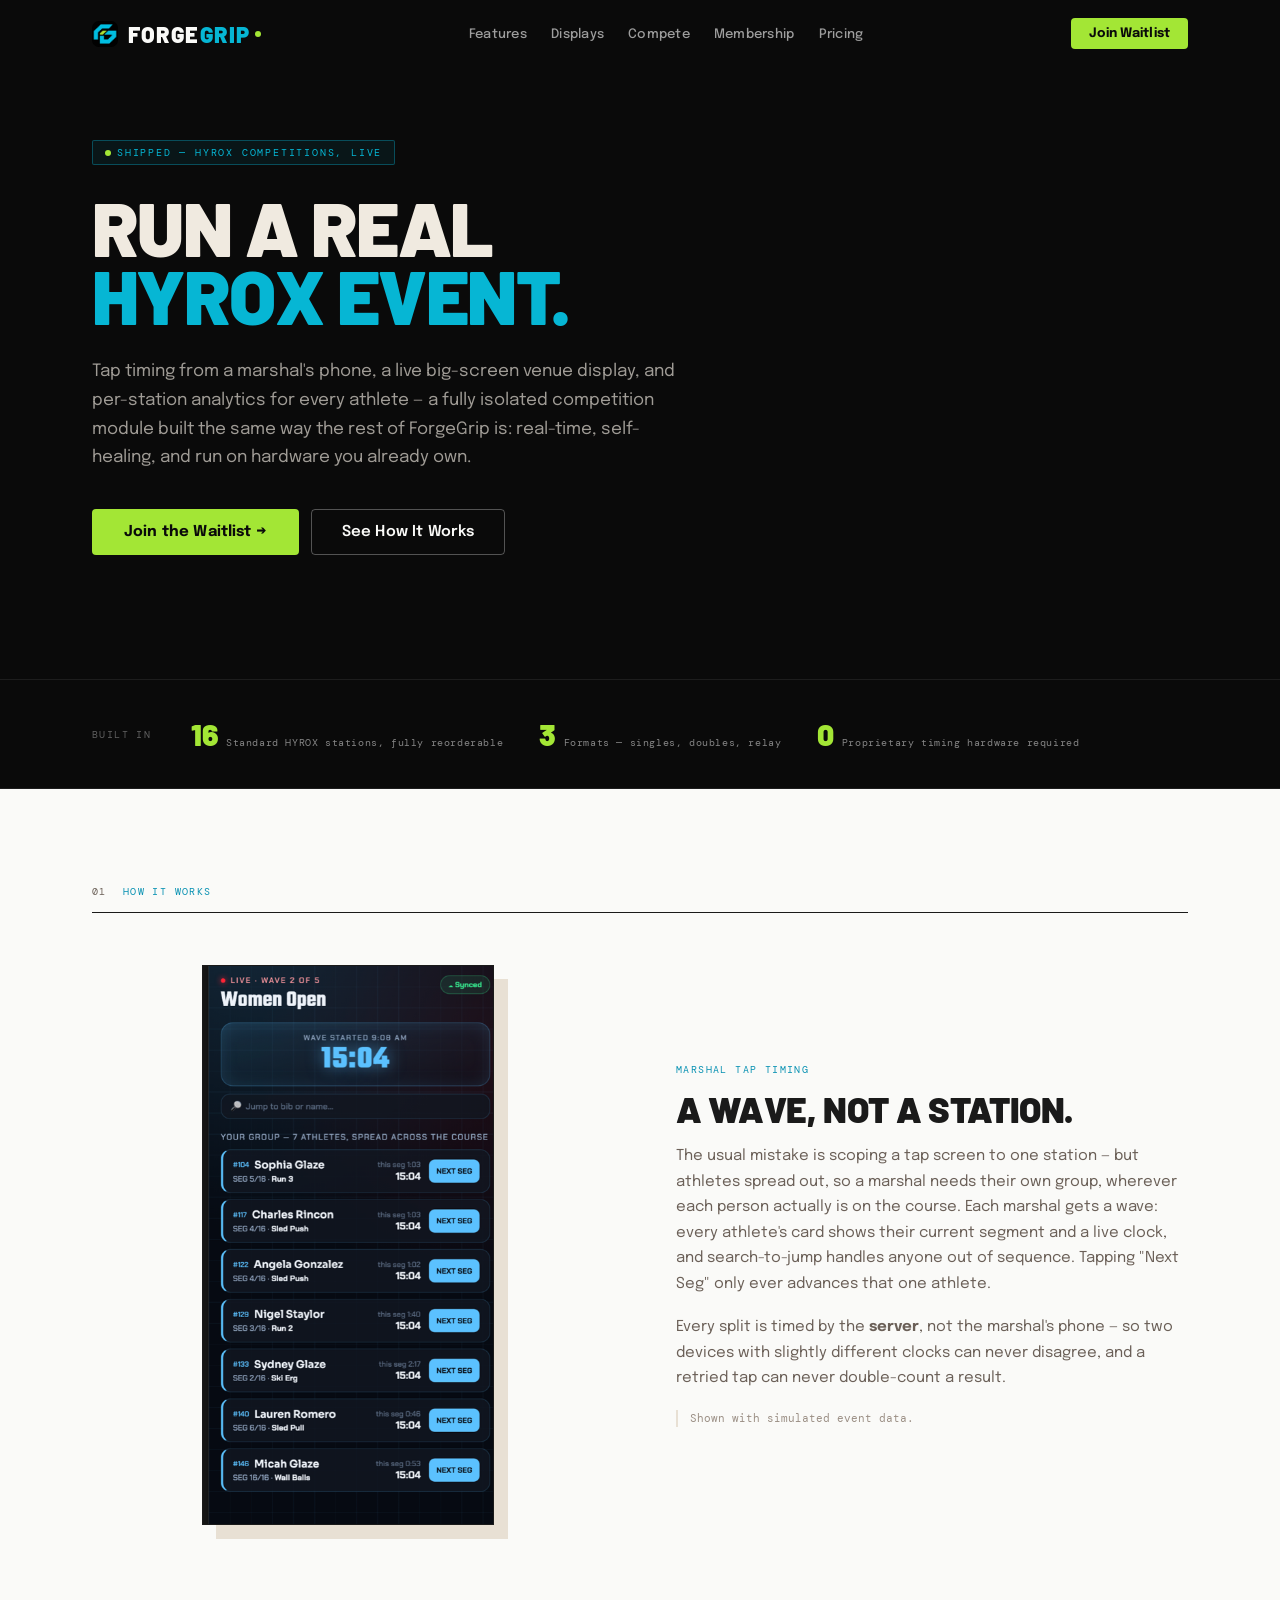
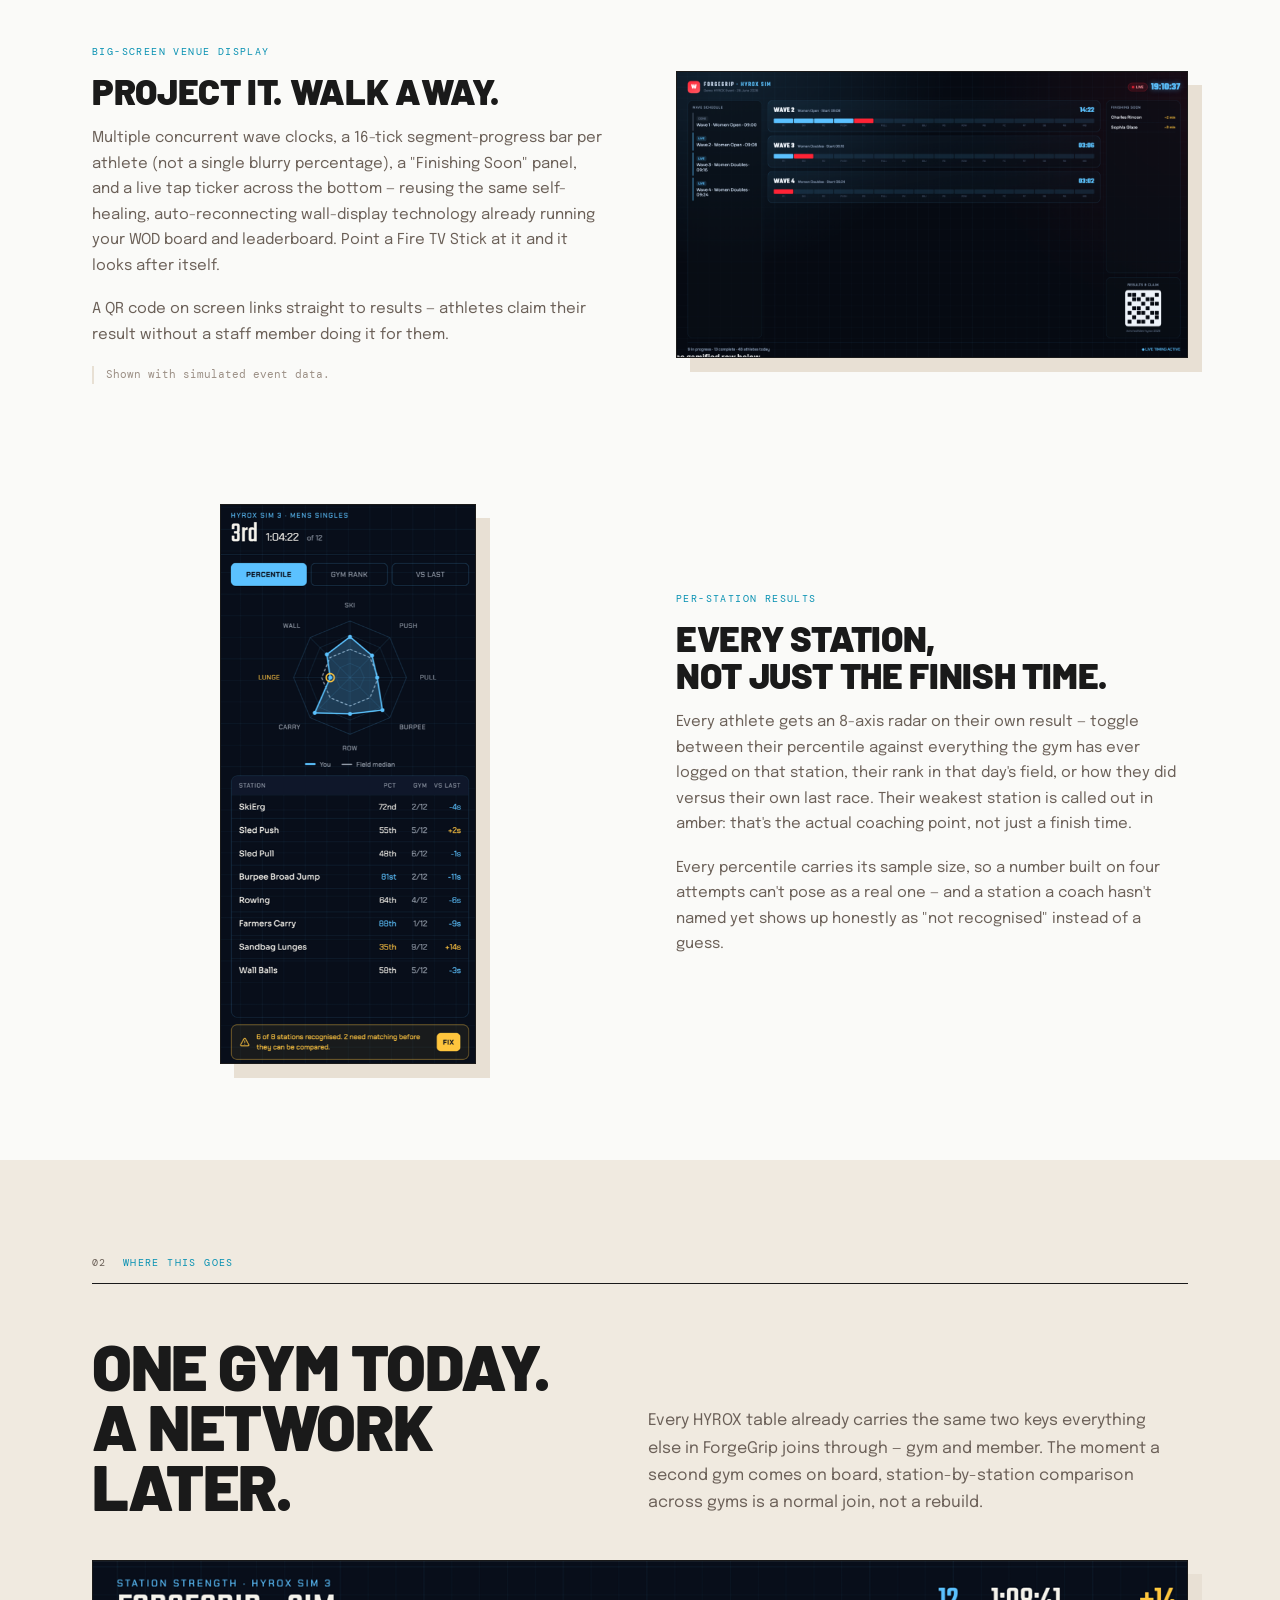
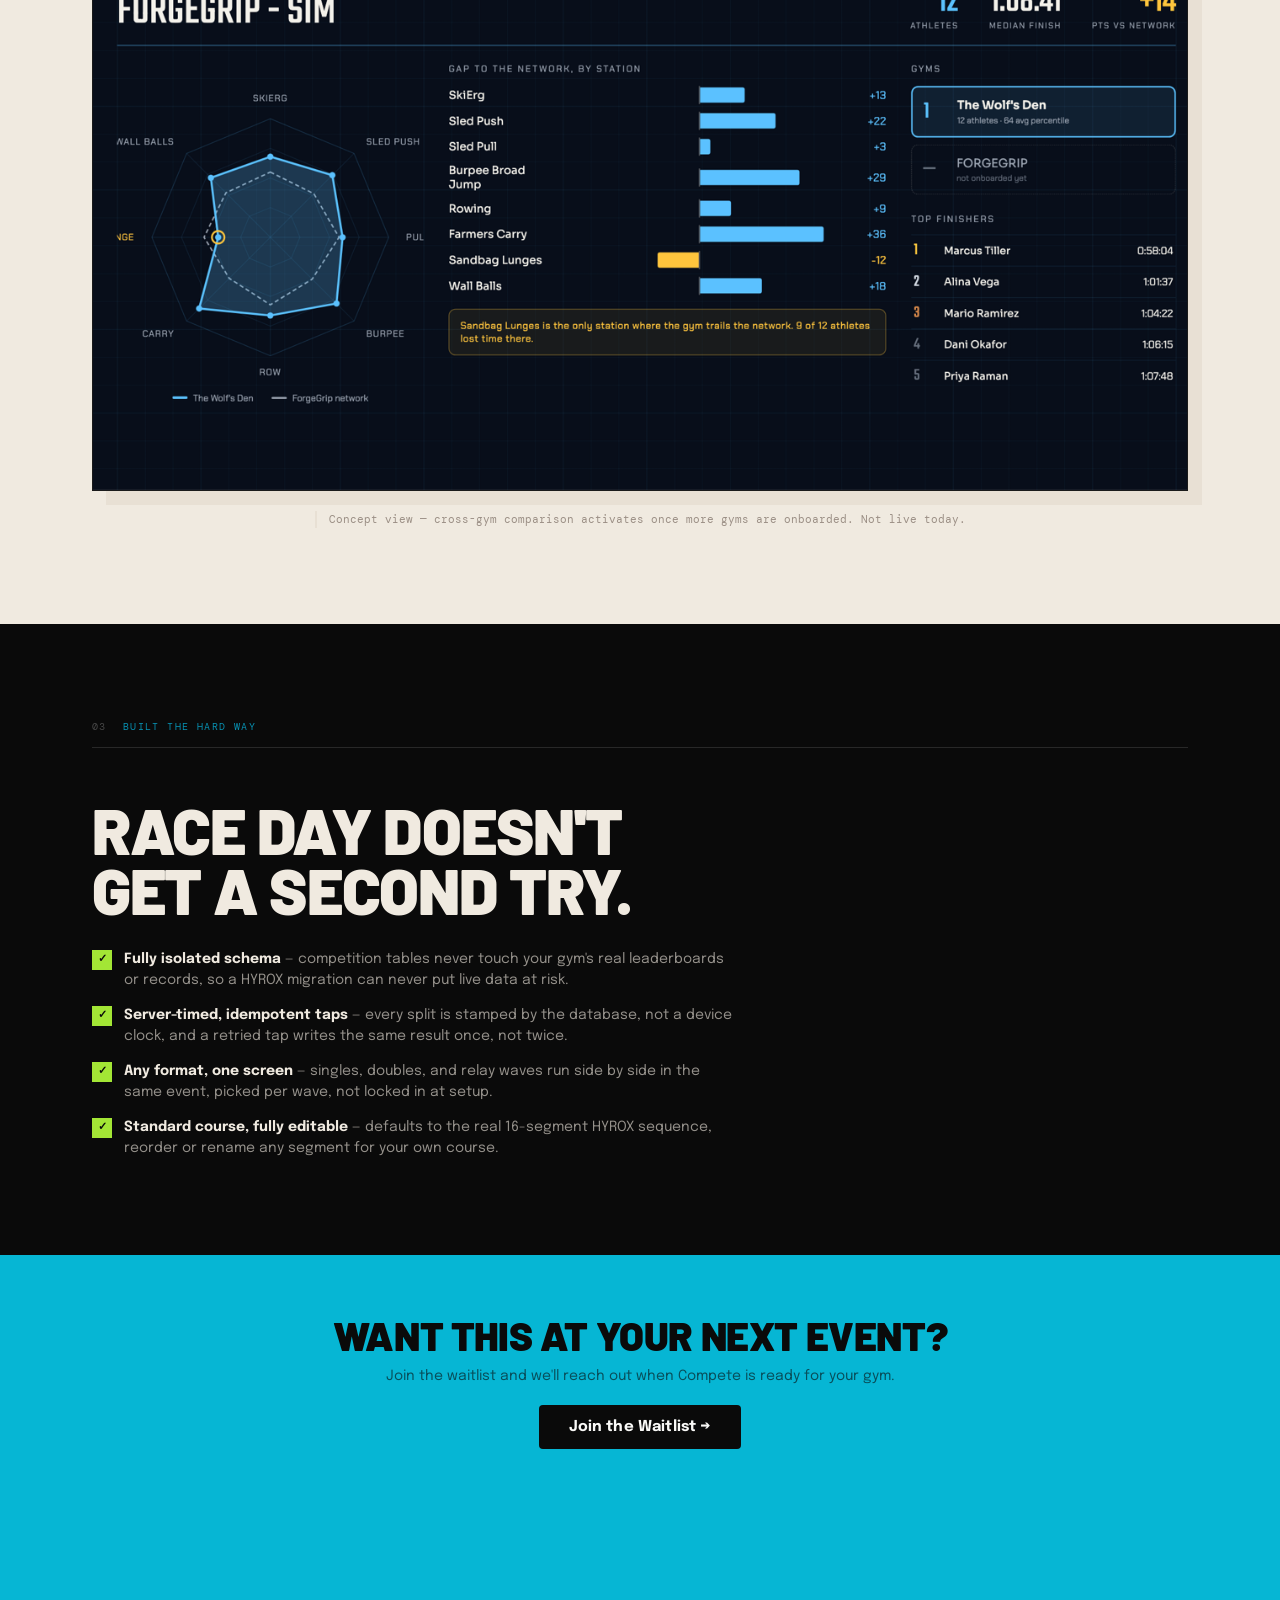
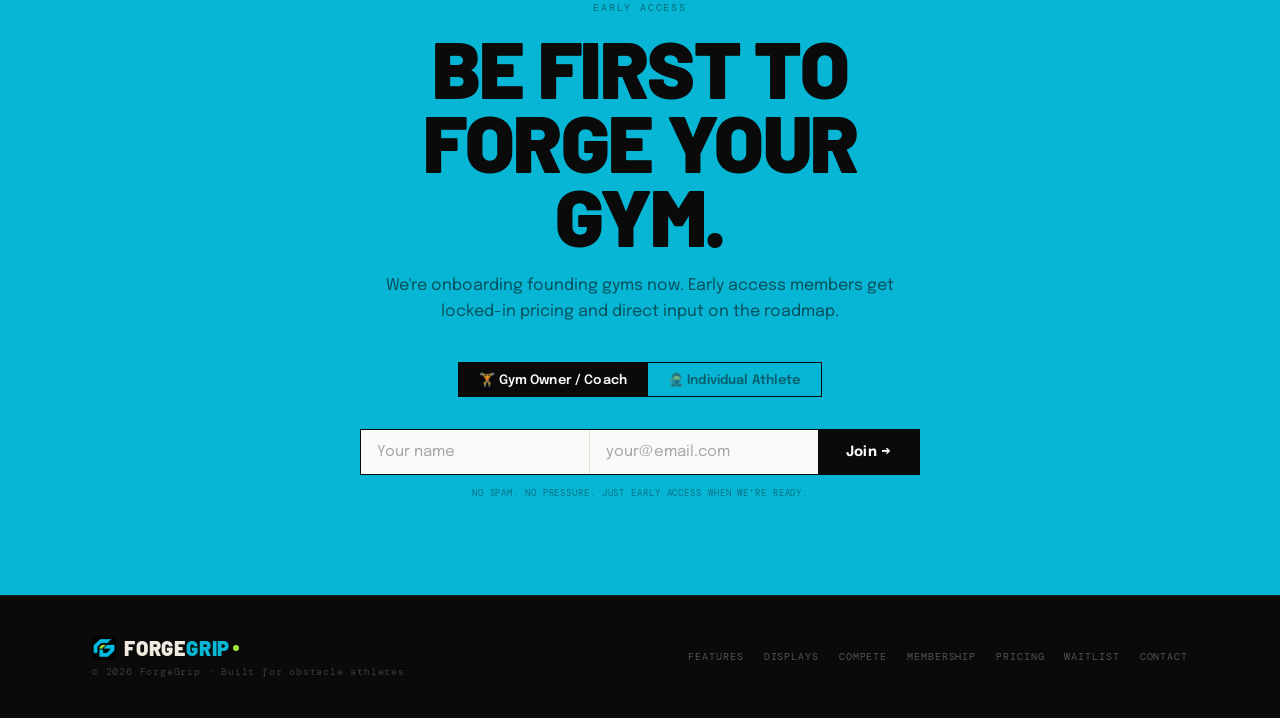
<file: compete.html>
<!DOCTYPE html>
<html lang="en">
<head>
  <meta charset="UTF-8">
  <meta name="viewport" content="width=device-width, initial-scale=1.0">
  <title>Compete — Live HYROX Timing for ForgeGrip Gyms</title>

  <link rel="icon" type="image/png" sizes="32x32" href="favicon-32x32.png">
  <link rel="icon" type="image/png" sizes="16x16" href="favicon-16x16.png">
  <link rel="apple-touch-icon" href="apple-touch-icon.png">

  <meta name="description" content="A full HYROX-style competition system built into ForgeGrip: marshal tap timing, a live big-screen venue display, and per-station analytics — no proprietary hardware.">
  <meta property="og:type" content="website">
  <meta property="og:url" content="https://forgegrip.app/compete.html">
  <meta property="og:title" content="Compete — Live HYROX Timing for ForgeGrip Gyms">
  <meta property="og:description" content="Marshal tap timing, a live big-screen venue display, and per-station analytics — built into ForgeGrip, no proprietary hardware.">
  <meta property="og:image" content="https://forgegrip.app/og-image.png">
  <meta name="twitter:card" content="summary_large_image">
  <meta name="twitter:title" content="Compete — Live HYROX Timing for ForgeGrip Gyms">
  <meta name="twitter:description" content="Marshal tap timing, a live big-screen venue display, and per-station analytics — built into ForgeGrip, no proprietary hardware.">
  <meta name="twitter:image" content="https://forgegrip.app/og-image.png">

  <link rel="preconnect" href="https://fonts.googleapis.com">
  <link rel="preconnect" href="https://fonts.gstatic.com" crossorigin>
  <link href="https://fonts.googleapis.com/css2?family=Barlow:ital,wght@0,700;0,900;1,900&family=Epilogue:wght@400;500;600&family=DM+Mono:wght@400;500&display=swap" rel="stylesheet">

  <link rel="stylesheet" href="styles.css">
</head>
<body>

<!-- NAV -->
<nav id="nav">
  <div class="nav-inner">
    <a href="index.html" class="logo"><img src="nav-icon.png" alt="" class="logo-icon">Forge<span class="logo-grip">Grip</span><span class="logo-dot"></span></a>
    <ul class="nav-links">
      <li><a href="index.html#features">Features</a></li>
      <li><a href="index.html#displays">Displays</a></li>
      <li><a href="compete.html">Compete</a></li>
      <li><a href="membership.html">Membership</a></li>
      <li><a href="index.html#pricing">Pricing</a></li>
    </ul>
    <a href="#waitlist" class="btn btn-nav">Join Waitlist</a>
  </div>
</nav>

<!-- PAGE HEADER -->
<section class="s-black pad-sm" style="padding-top:140px;">
  <div class="container">
    <div class="hero-tag">
      <span class="tag-pill"><span class="live-dot"></span>Shipped — HYROX competitions, live</span>
    </div>
    <h1 class="hero-h" style="font-size:clamp(40px,6vw,76px);">
      <span class="white">Run a Real</span><br>
      <span class="teal">HYROX Event.</span>
    </h1>
    <p class="hero-sub" style="max-width:600px;">Tap timing from a marshal's phone, a live big-screen venue display, and per-station analytics for every athlete — a fully isolated competition module built the same way the rest of ForgeGrip is: real-time, self-healing, and run on hardware you already own.</p>
    <div class="hero-ctas">
      <a href="#waitlist" class="btn btn-primary">Join the Waitlist →</a>
      <a href="#how-it-works" class="btn btn-ghost">See How It Works</a>
    </div>
  </div>
</section>

<!-- PROOF STRIP -->
<div class="proof-strip">
  <div class="container proof-inner">
    <span class="proof-label">Built in</span>
    <div class="proof-stats">
      <div class="proof-stat"><span class="proof-n">16</span><span class="proof-l">Standard HYROX stations, fully reorderable</span></div>
      <div class="proof-stat"><span class="proof-n">3</span><span class="proof-l">Formats — singles, doubles, relay</span></div>
      <div class="proof-stat"><span class="proof-n">0</span><span class="proof-l">Proprietary timing hardware required</span></div>
    </div>
  </div>
</div>

<!-- HOW IT WORKS -->
<section class="s-white pad" id="how-it-works">
  <div class="container">
    <div class="sec-row rev">
      <span class="sec-num">01</span>
      <span class="sec-label">How It Works</span>
    </div>

    <div class="showcase-row rev d1">
      <div class="showcase-shot"><img src="shots/live-wave-tracking.png" alt="Marshal tap-timing screen, wave 2 of 5, live"></div>
      <div>
        <div class="showcase-eyebrow">Marshal Tap Timing</div>
        <h3 class="showcase-title">A Wave, Not a Station.</h3>
        <p class="showcase-desc">The usual mistake is scoping a tap screen to one station — but athletes spread out, so a marshal needs their own group, wherever each person actually is on the course. Each marshal gets a wave: every athlete's card shows their current segment and a live clock, and search-to-jump handles anyone out of sequence. Tapping "Next Seg" only ever advances that one athlete.</p>
        <p class="showcase-desc">Every split is timed by the <strong>server</strong>, not the marshal's phone — so two devices with slightly different clocks can never disagree, and a retried tap can never double-count a result.</p>
        <p class="showcase-note">Shown with simulated event data.</p>
      </div>
    </div>

    <div class="showcase-row rev-layout rev d2" style="margin-top:100px;">
      <div class="showcase-shot"><img src="shots/live-event-display.png" alt="Big-screen venue display with live wave clocks and segment progress"></div>
      <div>
        <div class="showcase-eyebrow">Big-Screen Venue Display</div>
        <h3 class="showcase-title">Project It. Walk Away.</h3>
        <p class="showcase-desc">Multiple concurrent wave clocks, a 16-tick segment-progress bar per athlete (not a single blurry percentage), a "Finishing Soon" panel, and a live tap ticker across the bottom — reusing the same self-healing, auto-reconnecting wall-display technology already running your WOD board and leaderboard. Point a Fire TV Stick at it and it looks after itself.</p>
        <p class="showcase-desc">A QR code on screen links straight to results — athletes claim their result without a staff member doing it for them.</p>
        <p class="showcase-note">Shown with simulated event data.</p>
      </div>
    </div>

    <div class="showcase-row rev d3" style="margin-top:100px;">
      <div class="showcase-shot"><img src="shots/hyrox-percentile-breakdown.png" alt="Personal HYROX result with per-station percentile radar"></div>
      <div>
        <div class="showcase-eyebrow">Per-Station Results</div>
        <h3 class="showcase-title">Every Station,<br>Not Just the Finish Time.</h3>
        <p class="showcase-desc">Every athlete gets an 8-axis radar on their own result — toggle between their percentile against everything the gym has ever logged on that station, their rank in that day's field, or how they did versus their own last race. Their weakest station is called out in amber: that's the actual coaching point, not just a finish time.</p>
        <p class="showcase-desc">Every percentile carries its sample size, so a number built on four attempts can't pose as a real one — and a station a coach hasn't named yet shows up honestly as "not recognised" instead of a guess.</p>
      </div>
    </div>
  </div>
</section>

<!-- NETWORK VISION -->
<section class="s-cream pad">
  <div class="container">
    <div class="sec-row rev">
      <span class="sec-num">02</span>
      <span class="sec-label">Where This Goes</span>
    </div>
    <div style="display:grid; grid-template-columns:1fr 1fr; gap:16px; align-items:end; margin-bottom:44px;">
      <h2 class="sec-h rev" style="margin-bottom:0;">One Gym Today.<br>A Network Later.</h2>
      <p class="sec-sub rev d1">Every HYROX table already carries the same two keys everything else in ForgeGrip joins through — gym and member. The moment a second gym comes on board, station-by-station comparison across gyms is a normal join, not a rebuild.</p>
    </div>
    <div class="rev d2" style="text-align:center;">
      <img src="shots/hyrox-station-strength.png" alt="Gym vs. network station comparison, future concept" style="max-width:100%; border:1.5px solid var(--ink); box-shadow:14px 14px 0 var(--cream2);">
      <p class="showcase-note" style="margin-top:16px; display:inline-block;">Concept view — cross-gym comparison activates once more gyms are onboarded. Not live today.</p>
    </div>
  </div>
</section>

<!-- BUILT RIGHT -->
<section class="s-black pad">
  <div class="container">
    <div class="sec-row rev" style="border-bottom-color:rgba(255,255,255,0.12);">
      <span class="sec-num" style="color:rgba(255,255,255,0.25);">03</span>
      <span class="sec-label">Built The Hard Way</span>
    </div>
    <h2 class="sec-h sec-h-inv rev" style="margin-bottom:28px;">Race Day Doesn't<br>Get a Second Try.</h2>
    <div class="check-list rev d1" style="max-width:640px;">
      <div class="ci" style="color:rgba(240,234,224,0.6);"><span class="ci-mark">✓</span><span><strong style="color:var(--cream);">Fully isolated schema</strong> — competition tables never touch your gym's real leaderboards or records, so a HYROX migration can never put live data at risk.</span></div>
      <div class="ci" style="color:rgba(240,234,224,0.6);"><span class="ci-mark">✓</span><span><strong style="color:var(--cream);">Server-timed, idempotent taps</strong> — every split is stamped by the database, not a device clock, and a retried tap writes the same result once, not twice.</span></div>
      <div class="ci" style="color:rgba(240,234,224,0.6);"><span class="ci-mark">✓</span><span><strong style="color:var(--cream);">Any format, one screen</strong> — singles, doubles, and relay waves run side by side in the same event, picked per wave, not locked in at setup.</span></div>
      <div class="ci" style="color:rgba(240,234,224,0.6);"><span class="ci-mark">✓</span><span><strong style="color:var(--cream);">Standard course, fully editable</strong> — defaults to the real 16-segment HYROX sequence, reorder or rename any segment for your own course.</span></div>
    </div>
  </div>
</section>

<!-- CTA BANNER -->
<div class="cta-banner">
  <h3>Want This at Your Next Event?</h3>
  <p>Join the waitlist and we'll reach out when Compete is ready for your gym.</p>
  <a href="#waitlist" class="btn btn-dark">Join the Waitlist →</a>
</div>

<!-- WAITLIST (TEAL) -->
<section class="s-teal" id="waitlist">
  <div class="container">
    <div class="wl-inner">
      <div style="font-family:var(--font-m);font-size:10px;letter-spacing:.18em;text-transform:uppercase;color:rgba(10,10,10,0.45);margin-bottom:16px;" class="rev">Early Access</div>
      <h2 class="wl-h rev">Be First to<br>Forge Your Gym.</h2>
      <p class="wl-sub rev d1">We're onboarding founding gyms now. Early access members get locked-in pricing and direct input on the roadmap.</p>
      <div class="rev d2" style="display:flex;flex-direction:column;align-items:center;gap:0;">
        <div class="role-toggle">
          <button class="role-btn active" onclick="setRole(this,'gym')">🏋 Gym Owner / Coach</button>
          <button class="role-btn" onclick="setRole(this,'athlete')">🥷 Individual Athlete</button>
        </div>
        <form id="wl-form" style="width:100%" onsubmit="handleSubmit(event)">
          <input type="hidden" name="access_key" value="1d5e3581-a12f-4765-93b8-7c4c04a13dd1">
          <input type="hidden" name="subject" id="wl-subject" value="ForgeGrip Waitlist — Gym Owner (Compete page)">
          <input type="hidden" name="from_name" value="ForgeGrip Waitlist">
          <input type="hidden" name="botcheck" style="display:none">
          <div class="wl-form">
            <input type="text" name="name" class="wl-input" placeholder="Your name" required id="wl-name" style="border-right:1px solid var(--cream2);">
            <input type="email" name="email" class="wl-input" placeholder="your@email.com" required id="wl-email">
            <button type="submit" class="wl-submit">Join →</button>
          </div>
        </form>
        <div class="wl-ok" id="wl-ok">✓ You're on the list. We'll be in touch when ForgeGrip is ready for your gym.</div>
        <div class="wl-note rev d3">No spam. No pressure. Just early access when we're ready.</div>
      </div>
    </div>
  </div>
</section>

<!-- FOOTER -->
<footer>
  <div class="container">
    <div class="foot-inner">
      <div>
        <a href="index.html" class="foot-logo"><img src="nav-icon.png" alt="" class="logo-icon">Forge<span class="grip">Grip</span><span class="logo-dot"></span></a>
        <div class="foot-copy">© 2026 ForgeGrip · Built for obstacle athletes</div>
      </div>
      <div class="foot-links">
        <a href="index.html#features">Features</a>
        <a href="index.html#displays">Displays</a>
        <a href="compete.html">Compete</a>
        <a href="membership.html">Membership</a>
        <a href="index.html#pricing">Pricing</a>
        <a href="#waitlist">Waitlist</a>
        <a href="mailto:hello@forgegrip.app">Contact</a>
      </div>
    </div>
  </div>
</footer>

<script>
  const nav = document.getElementById('nav');
  window.addEventListener('scroll', () => {
    nav.classList.toggle('scrolled', window.scrollY > 60);
  });

  const obs = new IntersectionObserver(entries => {
    entries.forEach(e => { if (e.isIntersecting) e.target.classList.add('on'); });
  }, { threshold: 0.08 });
  document.querySelectorAll('.rev').forEach(el => obs.observe(el));

  function setRole(btn, role) {
    document.querySelectorAll('.role-btn').forEach(b => b.classList.remove('active'));
    btn.classList.add('active');
    const label = role === 'gym' ? 'Gym Owner' : 'Individual Athlete';
    document.getElementById('wl-subject').value = `ForgeGrip Waitlist — ${label} (Compete page)`;
  }

  async function handleSubmit(e) {
    e.preventDefault();
    const form = document.getElementById('wl-form');
    const btn  = form.querySelector('.wl-submit');
    btn.textContent = 'Sending…';
    btn.disabled = true;

    try {
      const res  = await fetch('https://api.web3forms.com/submit', {
        method: 'POST',
        body: new FormData(form),
      });
      const data = await res.json();
      if (data.success) {
        form.style.display = 'none';
        document.getElementById('wl-ok').style.display = 'block';
      } else {
        btn.textContent = 'Try again →';
        btn.disabled = false;
      }
    } catch {
      btn.textContent = 'Try again →';
      btn.disabled = false;
    }
  }
</script>
</body>
</html>
</file>
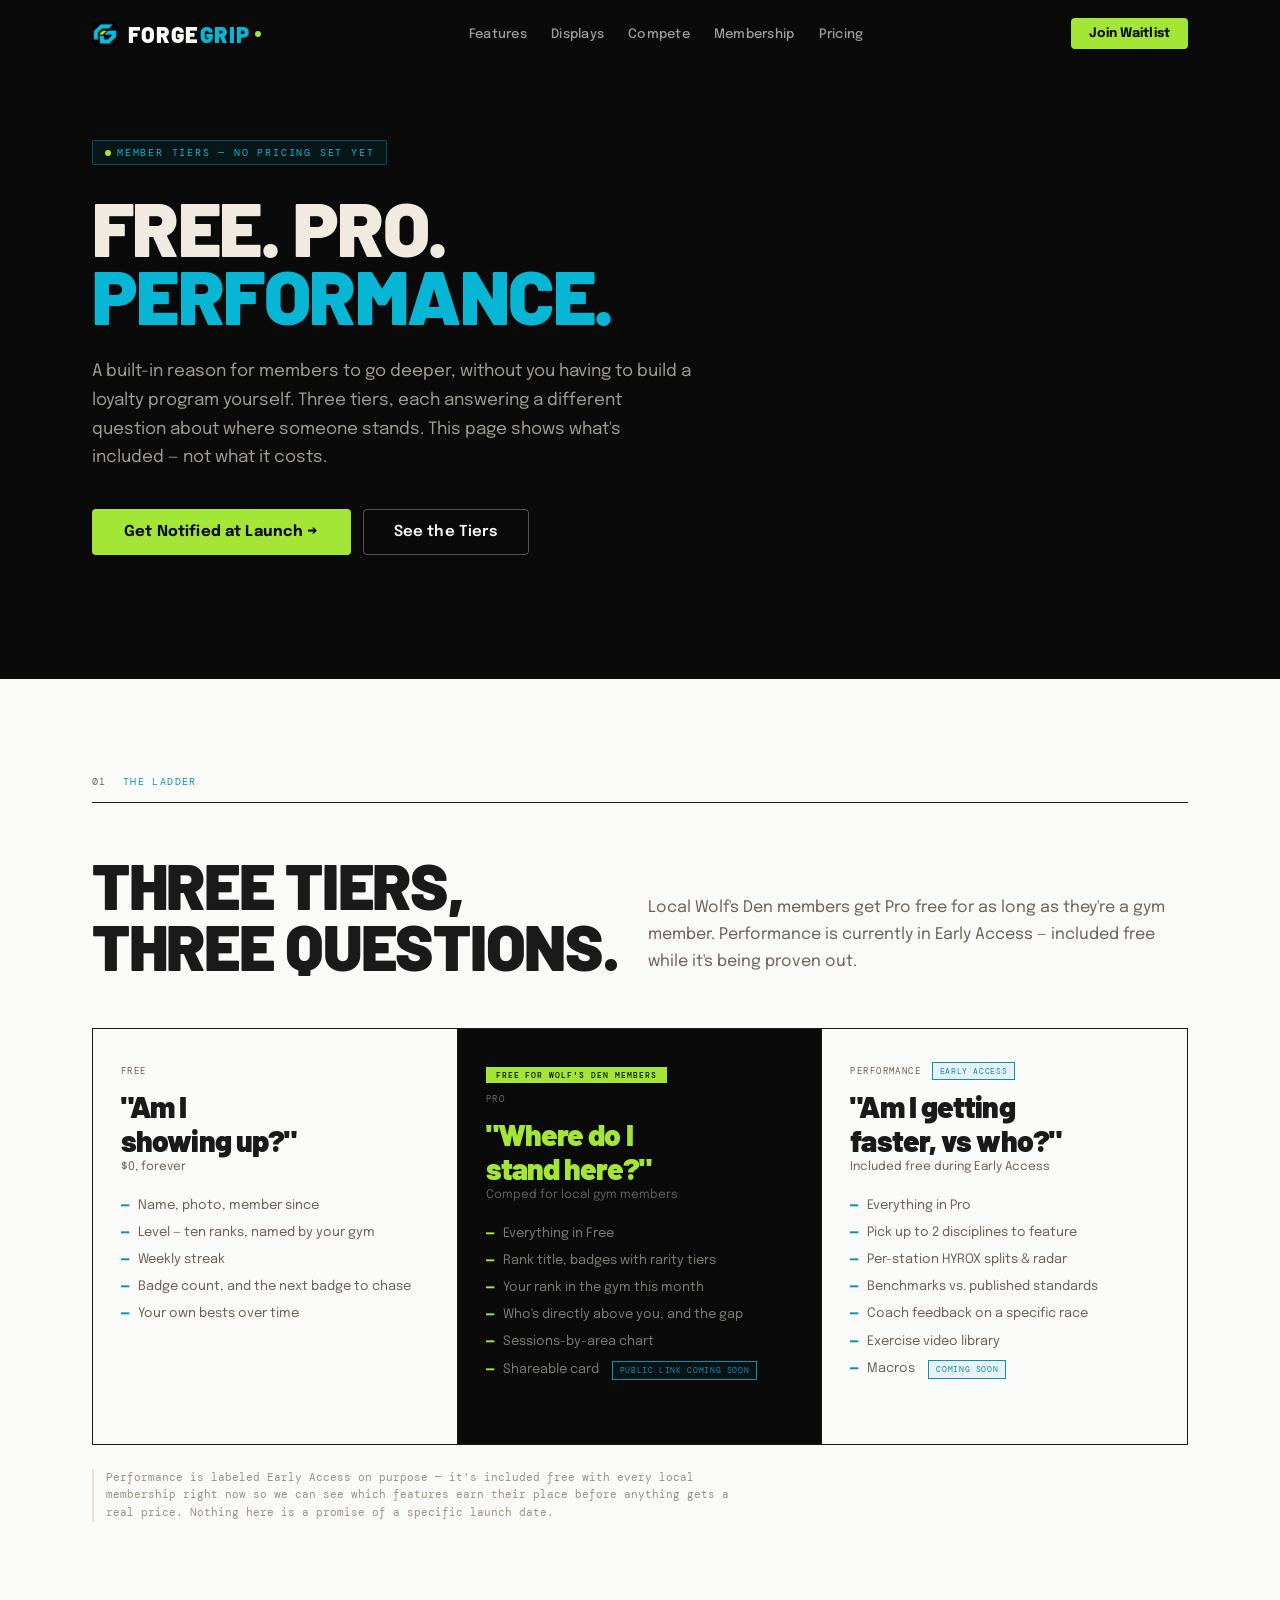
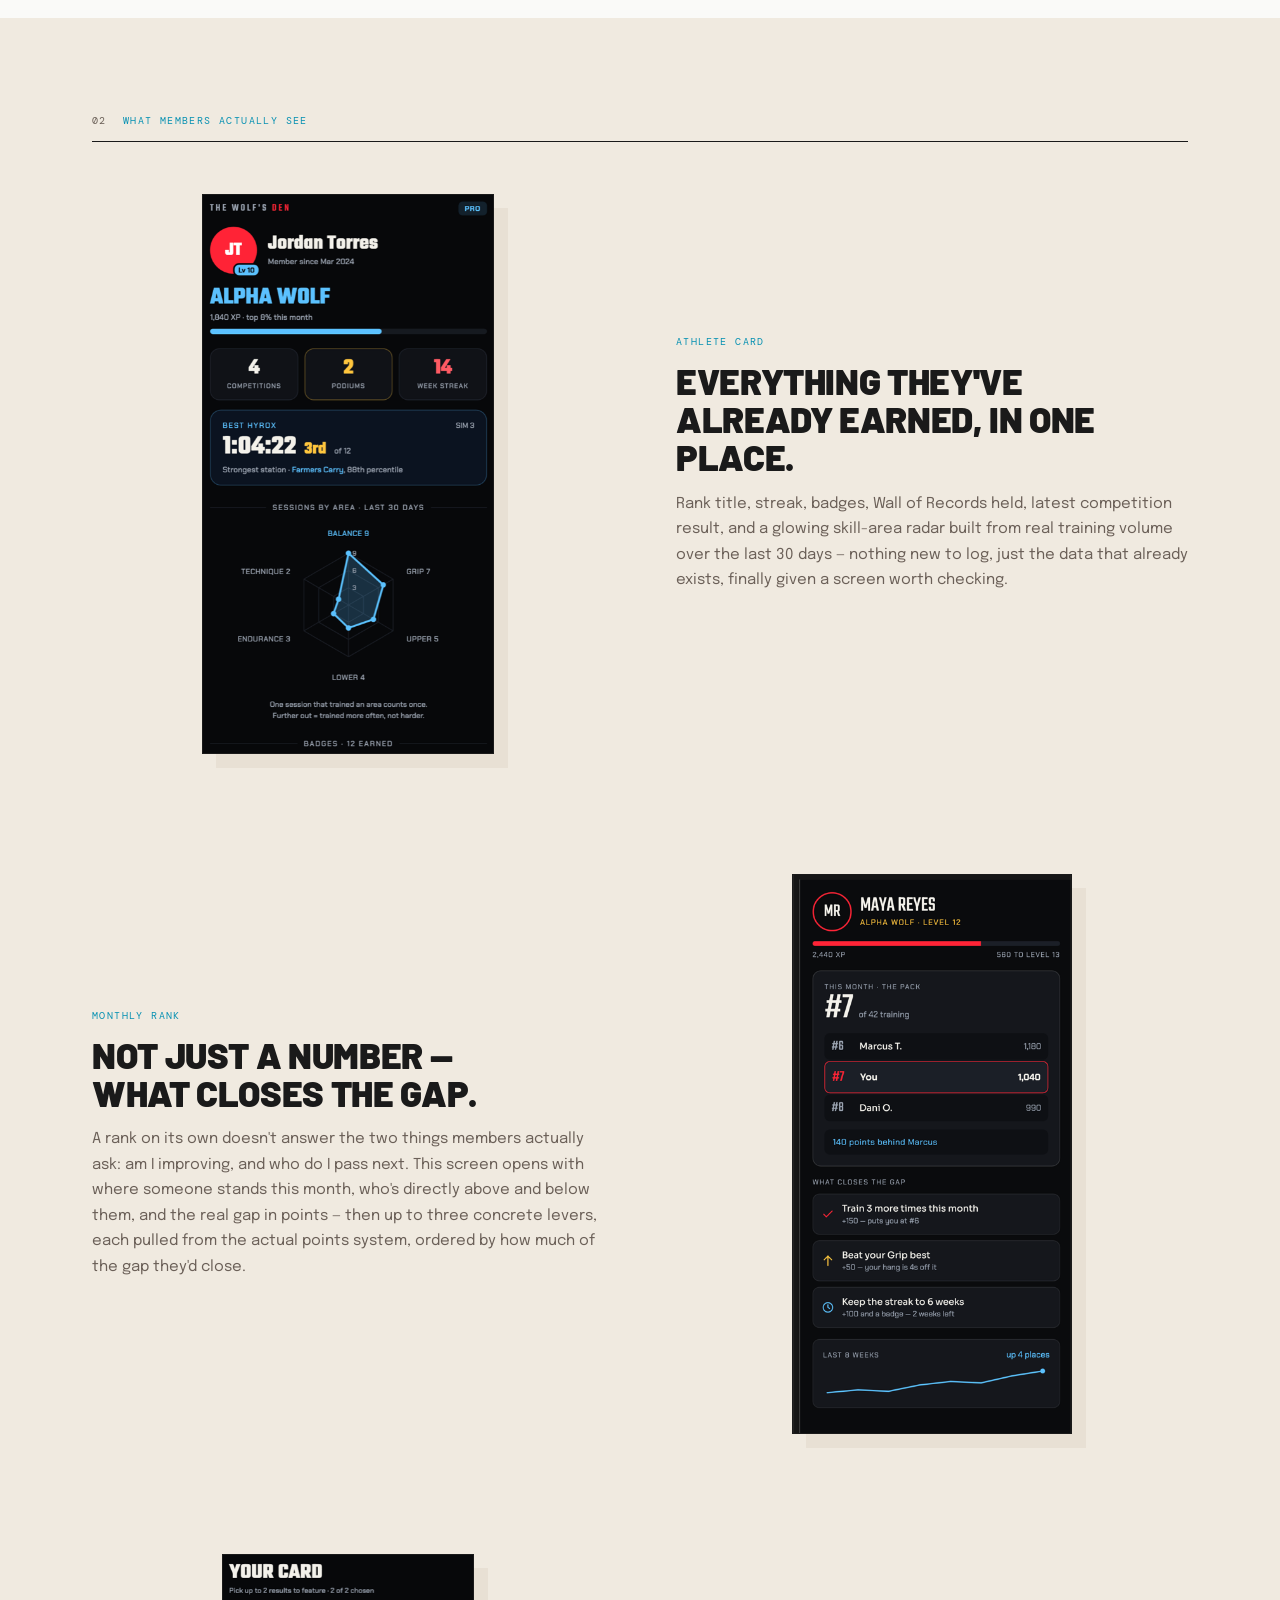
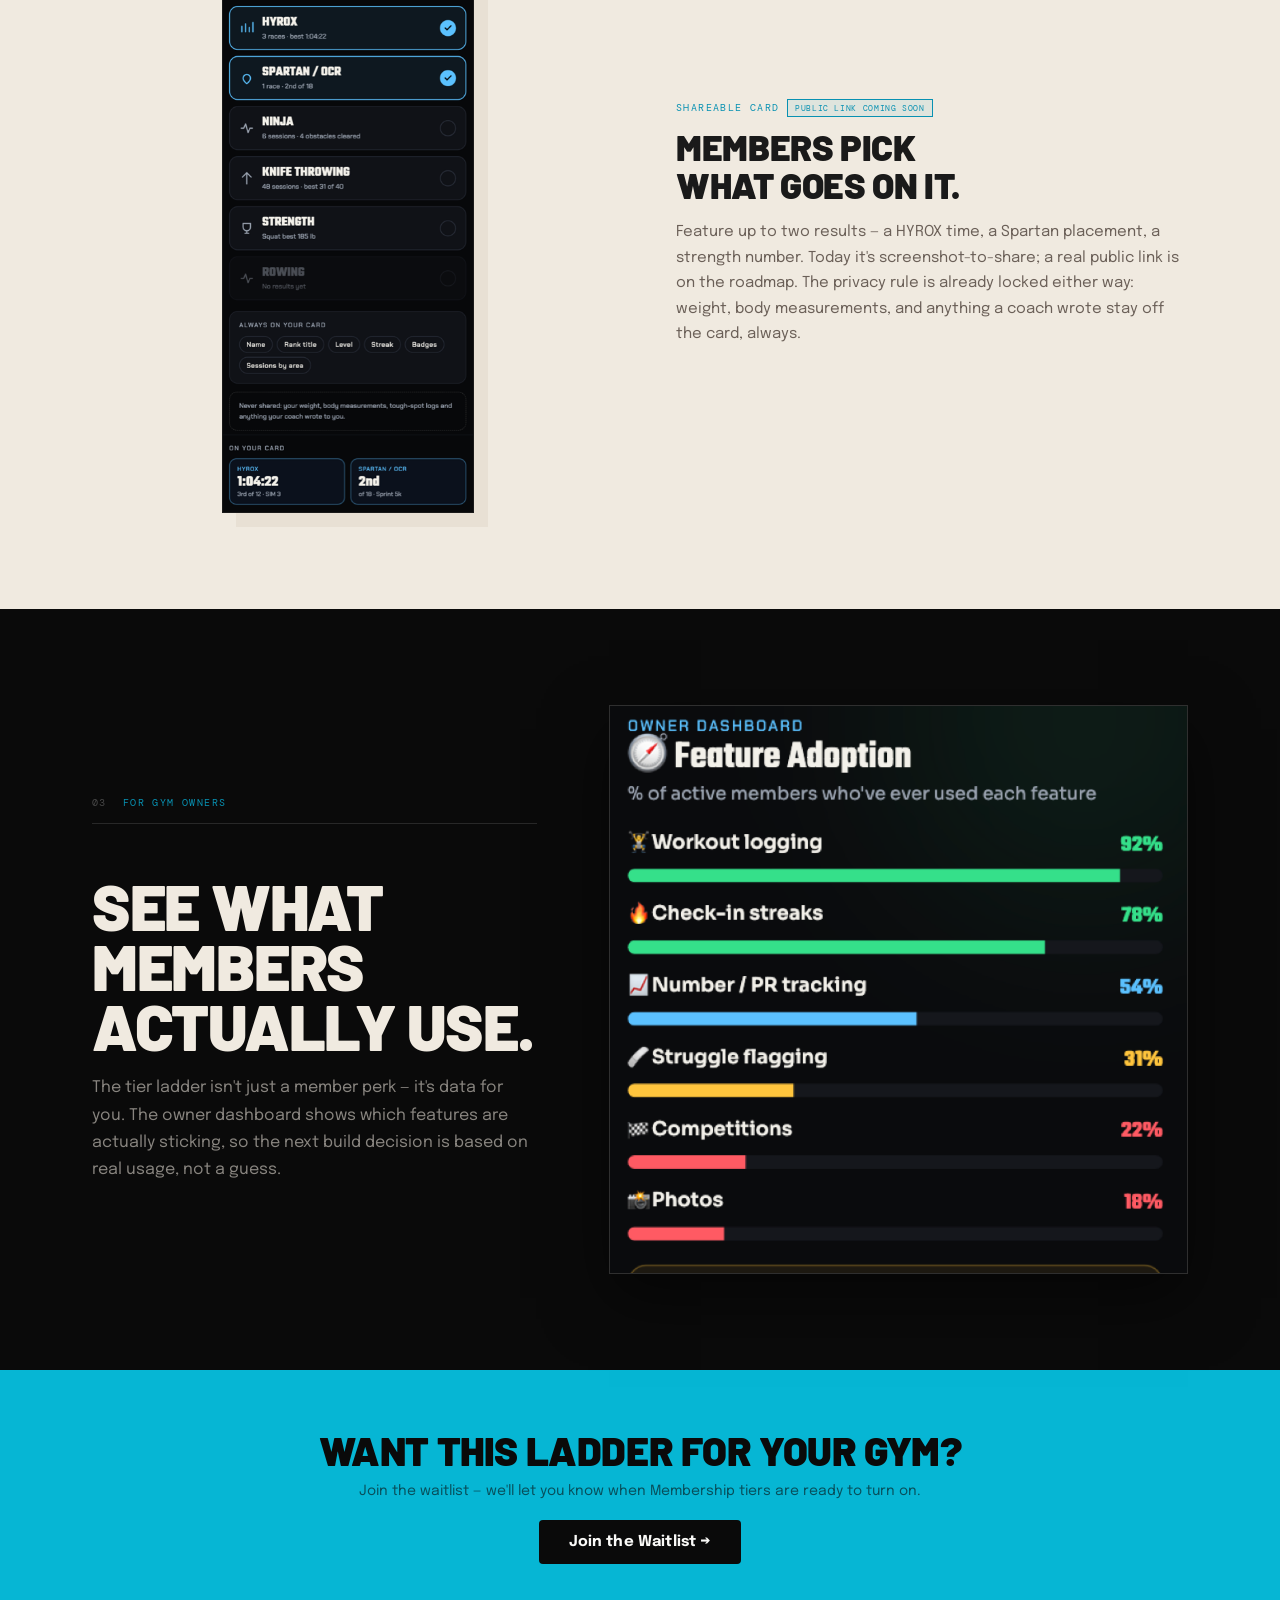
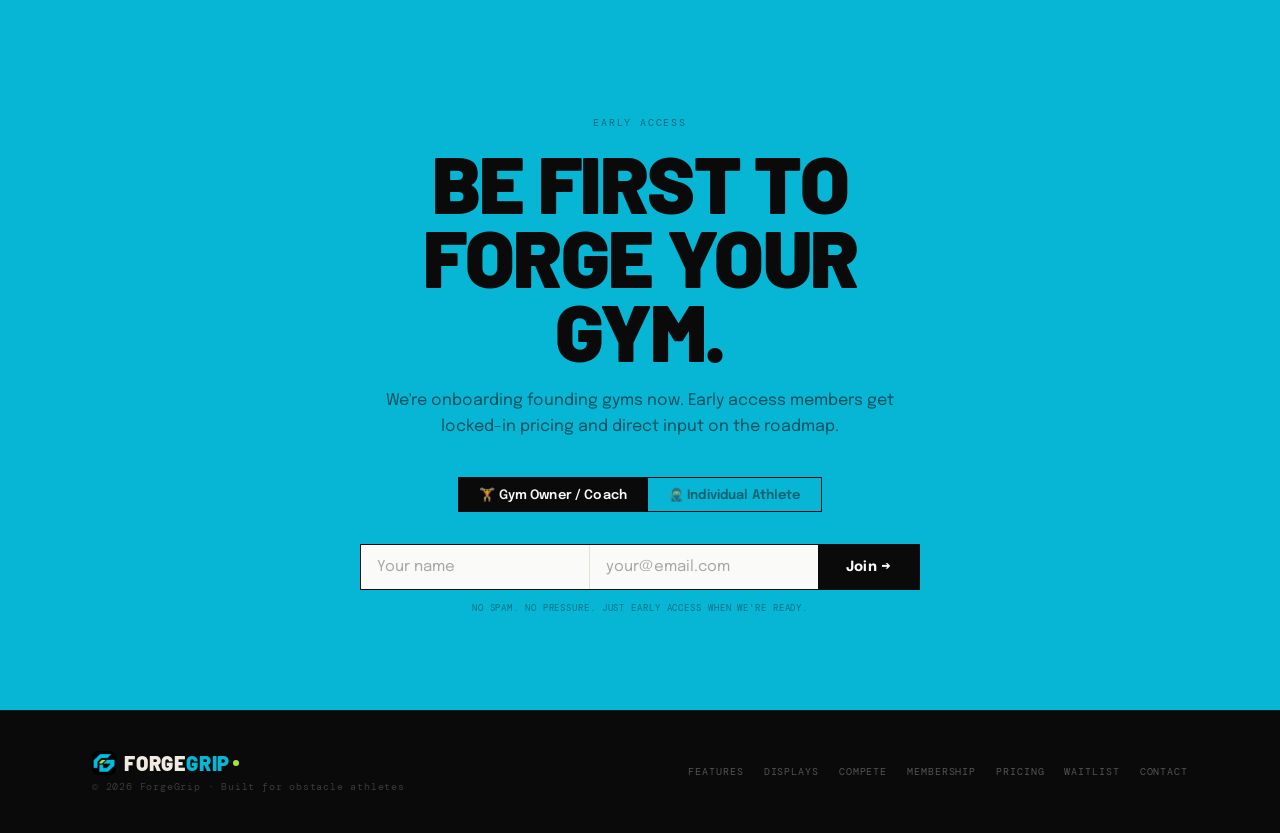
<file: membership.html>
<!DOCTYPE html>
<html lang="en">
<head>
  <meta charset="UTF-8">
  <meta name="viewport" content="width=device-width, initial-scale=1.0">
  <title>Membership Tiers — Free, Pro, Performance | ForgeGrip</title>

  <link rel="icon" type="image/png" sizes="32x32" href="favicon-32x32.png">
  <link rel="icon" type="image/png" sizes="16x16" href="favicon-16x16.png">
  <link rel="apple-touch-icon" href="apple-touch-icon.png">

  <meta name="description" content="Free, Pro, and Performance — the built-in member tier ladder every ForgeGrip gym gets. What's included at each level, no pricing yet.">
  <meta property="og:type" content="website">
  <meta property="og:url" content="https://forgegrip.app/membership.html">
  <meta property="og:title" content="Membership Tiers — Free, Pro, Performance | ForgeGrip">
  <meta property="og:description" content="The built-in member tier ladder every ForgeGrip gym gets. What's included at each level, no pricing yet.">
  <meta property="og:image" content="https://forgegrip.app/og-image.png">
  <meta name="twitter:card" content="summary_large_image">
  <meta name="twitter:title" content="Membership Tiers — Free, Pro, Performance | ForgeGrip">
  <meta name="twitter:description" content="The built-in member tier ladder every ForgeGrip gym gets. What's included at each level, no pricing yet.">
  <meta name="twitter:image" content="https://forgegrip.app/og-image.png">

  <link rel="preconnect" href="https://fonts.googleapis.com">
  <link rel="preconnect" href="https://fonts.gstatic.com" crossorigin>
  <link href="https://fonts.googleapis.com/css2?family=Barlow:ital,wght@0,700;0,900;1,900&family=Epilogue:wght@400;500;600&family=DM+Mono:wght@400;500&display=swap" rel="stylesheet">

  <link rel="stylesheet" href="styles.css">
</head>
<body>

<!-- NAV -->
<nav id="nav">
  <div class="nav-inner">
    <a href="index.html" class="logo"><img src="nav-icon.png" alt="" class="logo-icon">Forge<span class="logo-grip">Grip</span><span class="logo-dot"></span></a>
    <ul class="nav-links">
      <li><a href="index.html#features">Features</a></li>
      <li><a href="index.html#displays">Displays</a></li>
      <li><a href="compete.html">Compete</a></li>
      <li><a href="membership.html">Membership</a></li>
      <li><a href="index.html#pricing">Pricing</a></li>
    </ul>
    <a href="#waitlist" class="btn btn-nav">Join Waitlist</a>
  </div>
</nav>

<!-- PAGE HEADER -->
<section class="s-black pad-sm" style="padding-top:140px;">
  <div class="container">
    <div class="hero-tag">
      <span class="tag-pill"><span class="live-dot"></span>Member Tiers — no pricing set yet</span>
    </div>
    <h1 class="hero-h" style="font-size:clamp(40px,6vw,76px);">
      <span class="white">Free. Pro.</span><br>
      <span class="teal">Performance.</span>
    </h1>
    <p class="hero-sub" style="max-width:600px;">A built-in reason for members to go deeper, without you having to build a loyalty program yourself. Three tiers, each answering a different question about where someone stands. This page shows what's included — not what it costs.</p>
    <div class="hero-ctas">
      <a href="#waitlist" class="btn btn-primary">Get Notified at Launch →</a>
      <a href="#tiers" class="btn btn-ghost">See the Tiers</a>
    </div>
  </div>
</section>

<!-- TIERS -->
<section class="s-white pad" id="tiers">
  <div class="container">
    <div class="sec-row rev">
      <span class="sec-num">01</span>
      <span class="sec-label">The Ladder</span>
    </div>
    <div style="display:grid; grid-template-columns:1fr 1fr; gap:16px; align-items:end; margin-bottom:0;">
      <h2 class="sec-h rev" style="margin-bottom:0;">Three Tiers,<br>Three Questions.</h2>
      <p class="sec-sub rev d1">Local Wolf's Den members get Pro free for as long as they're a gym member. Performance is currently in Early Access — included free while it's being proven out.</p>
    </div>

    <div class="price-grid rev d2">
      <div class="price-cell">
        <div class="price-tier">Free</div>
        <div class="price-amt" style="font-size:30px;line-height:1.15;">"Am I<br>showing up?"</div>
        <div class="price-period">$0, forever</div>
        <ul class="price-feats">
          <li>Name, photo, member since</li>
          <li>Level — ten ranks, named by your gym</li>
          <li>Weekly streak</li>
          <li>Badge count, and the next badge to chase</li>
          <li>Your own bests over time</li>
        </ul>
      </div>
      <div class="price-cell featured">
        <div class="price-best">Free for Wolf's Den members</div>
        <div class="price-tier">Pro</div>
        <div class="price-amt" style="font-size:30px;line-height:1.15;color:var(--volt);">"Where do I<br>stand here?"</div>
        <div class="price-period">Comped for local gym members</div>
        <ul class="price-feats">
          <li>Everything in Free</li>
          <li>Rank title, badges with rarity tiers</li>
          <li>Your rank in the gym this month</li>
          <li>Who's directly above you, and the gap</li>
          <li>Sessions-by-area chart</li>
          <li>Shareable card <span class="badge badge-b" style="margin-left:4px;">Public link coming soon</span></li>
        </ul>
      </div>
      <div class="price-cell">
        <div class="price-tier">Performance <span class="badge badge-b" style="margin-left:4px;">Early Access</span></div>
        <div class="price-amt" style="font-size:30px;line-height:1.15;">"Am I getting<br>faster, vs who?"</div>
        <div class="price-period">Included free during Early Access</div>
        <ul class="price-feats">
          <li>Everything in Pro</li>
          <li>Pick up to 2 disciplines to feature</li>
          <li>Per-station HYROX splits &amp; radar</li>
          <li>Benchmarks vs. published standards</li>
          <li>Coach feedback on a specific race</li>
          <li>Exercise video library</li>
          <li>Macros <span class="badge badge-b" style="margin-left:4px;">Coming soon</span></li>
        </ul>
      </div>
    </div>
    <p class="showcase-note" style="margin-top:24px; max-width:640px;">Performance is labeled Early Access on purpose — it's included free with every local membership right now so we can see which features earn their place before anything gets a real price. Nothing here is a promise of a specific launch date.</p>
  </div>
</section>

<!-- SHOWCASE: ATHLETE CARD -->
<section class="s-cream pad">
  <div class="container">
    <div class="sec-row rev">
      <span class="sec-num">02</span>
      <span class="sec-label">What Members Actually See</span>
    </div>

    <div class="showcase-row rev d1">
      <div class="showcase-shot"><img src="shots/athlete-profile.png" alt="Athlete Card showing rank title, streak, podiums, and a skill-area radar"></div>
      <div>
        <div class="showcase-eyebrow">Athlete Card</div>
        <h3 class="showcase-title">Everything They've<br>Already Earned, In One Place.</h3>
        <p class="showcase-desc">Rank title, streak, badges, Wall of Records held, latest competition result, and a glowing skill-area radar built from real training volume over the last 30 days — nothing new to log, just the data that already exists, finally given a screen worth checking.</p>
      </div>
    </div>

    <div class="showcase-row rev-layout rev d2" style="margin-top:100px;">
      <div class="showcase-shot"><img src="shots/rank-pack-standing.png" alt="Monthly gym rank with the specific levers that close the gap to the next spot"></div>
      <div>
        <div class="showcase-eyebrow">Monthly Rank</div>
        <h3 class="showcase-title">Not Just a Number —<br>What Closes the Gap.</h3>
        <p class="showcase-desc">A rank on its own doesn't answer the two things members actually ask: am I improving, and who do I pass next. This screen opens with where someone stands this month, who's directly above and below them, and the real gap in points — then up to three concrete levers, each pulled from the actual points system, ordered by how much of the gap they'd close.</p>
      </div>
    </div>

    <div class="showcase-row rev d3" style="margin-top:100px;">
      <div class="showcase-shot"><img src="shots/shareable-card-builder.png" alt="Choosing which results appear on a shareable card"></div>
      <div>
        <div class="showcase-eyebrow">Shareable Card <span class="badge badge-b">Public link coming soon</span></div>
        <h3 class="showcase-title">Members Pick<br>What Goes On It.</h3>
        <p class="showcase-desc">Feature up to two results — a HYROX time, a Spartan placement, a strength number. Today it's screenshot-to-share; a real public link is on the roadmap. The privacy rule is already locked either way: weight, body measurements, and anything a coach wrote stay off the card, always.</p>
      </div>
    </div>
  </div>
</section>

<!-- FOR GYM OWNERS -->
<section class="s-black pad">
  <div class="container">
    <div class="disp-grid">
      <div>
        <div class="sec-row rev" style="border-bottom-color:rgba(255,255,255,0.12);">
          <span class="sec-num" style="color:rgba(255,255,255,0.25);">03</span>
          <span class="sec-label">For Gym Owners</span>
        </div>
        <h2 class="sec-h sec-h-inv rev">See What Members<br>Actually Use.</h2>
        <p class="sec-sub sec-sub-inv rev d1">The tier ladder isn't just a member perk — it's data for you. The owner dashboard shows which features are actually sticking, so the next build decision is based on real usage, not a guess.</p>
      </div>
      <div class="rev d1" style="display:flex; justify-content:center;">
        <img src="shots/feature-adoption.png" alt="Owner dashboard showing feature adoption percentages" style="max-width:100%; border:1.5px solid rgba(255,255,255,0.15); box-shadow:0 24px 60px rgba(0,0,0,0.5);">
      </div>
    </div>
  </div>
</section>

<!-- CTA BANNER -->
<div class="cta-banner">
  <h3>Want This Ladder for Your Gym?</h3>
  <p>Join the waitlist — we'll let you know when Membership tiers are ready to turn on.</p>
  <a href="#waitlist" class="btn btn-dark">Join the Waitlist →</a>
</div>

<!-- WAITLIST (TEAL) -->
<section class="s-teal" id="waitlist">
  <div class="container">
    <div class="wl-inner">
      <div style="font-family:var(--font-m);font-size:10px;letter-spacing:.18em;text-transform:uppercase;color:rgba(10,10,10,0.45);margin-bottom:16px;" class="rev">Early Access</div>
      <h2 class="wl-h rev">Be First to<br>Forge Your Gym.</h2>
      <p class="wl-sub rev d1">We're onboarding founding gyms now. Early access members get locked-in pricing and direct input on the roadmap.</p>
      <div class="rev d2" style="display:flex;flex-direction:column;align-items:center;gap:0;">
        <div class="role-toggle">
          <button class="role-btn active" onclick="setRole(this,'gym')">🏋 Gym Owner / Coach</button>
          <button class="role-btn" onclick="setRole(this,'athlete')">🥷 Individual Athlete</button>
        </div>
        <form id="wl-form" style="width:100%" onsubmit="handleSubmit(event)">
          <input type="hidden" name="access_key" value="1d5e3581-a12f-4765-93b8-7c4c04a13dd1">
          <input type="hidden" name="subject" id="wl-subject" value="ForgeGrip Waitlist — Gym Owner (Membership page)">
          <input type="hidden" name="from_name" value="ForgeGrip Waitlist">
          <input type="hidden" name="botcheck" style="display:none">
          <div class="wl-form">
            <input type="text" name="name" class="wl-input" placeholder="Your name" required id="wl-name" style="border-right:1px solid var(--cream2);">
            <input type="email" name="email" class="wl-input" placeholder="your@email.com" required id="wl-email">
            <button type="submit" class="wl-submit">Join →</button>
          </div>
        </form>
        <div class="wl-ok" id="wl-ok">✓ You're on the list. We'll be in touch when ForgeGrip is ready for your gym.</div>
        <div class="wl-note rev d3">No spam. No pressure. Just early access when we're ready.</div>
      </div>
    </div>
  </div>
</section>

<!-- FOOTER -->
<footer>
  <div class="container">
    <div class="foot-inner">
      <div>
        <a href="index.html" class="foot-logo"><img src="nav-icon.png" alt="" class="logo-icon">Forge<span class="grip">Grip</span><span class="logo-dot"></span></a>
        <div class="foot-copy">© 2026 ForgeGrip · Built for obstacle athletes</div>
      </div>
      <div class="foot-links">
        <a href="index.html#features">Features</a>
        <a href="index.html#displays">Displays</a>
        <a href="compete.html">Compete</a>
        <a href="membership.html">Membership</a>
        <a href="index.html#pricing">Pricing</a>
        <a href="#waitlist">Waitlist</a>
        <a href="mailto:hello@forgegrip.app">Contact</a>
      </div>
    </div>
  </div>
</footer>

<script>
  const nav = document.getElementById('nav');
  window.addEventListener('scroll', () => {
    nav.classList.toggle('scrolled', window.scrollY > 60);
  });

  const obs = new IntersectionObserver(entries => {
    entries.forEach(e => { if (e.isIntersecting) e.target.classList.add('on'); });
  }, { threshold: 0.08 });
  document.querySelectorAll('.rev').forEach(el => obs.observe(el));

  function setRole(btn, role) {
    document.querySelectorAll('.role-btn').forEach(b => b.classList.remove('active'));
    btn.classList.add('active');
    const label = role === 'gym' ? 'Gym Owner' : 'Individual Athlete';
    document.getElementById('wl-subject').value = `ForgeGrip Waitlist — ${label} (Membership page)`;
  }

  async function handleSubmit(e) {
    e.preventDefault();
    const form = document.getElementById('wl-form');
    const btn  = form.querySelector('.wl-submit');
    btn.textContent = 'Sending…';
    btn.disabled = true;

    try {
      const res  = await fetch('https://api.web3forms.com/submit', {
        method: 'POST',
        body: new FormData(form),
      });
      const data = await res.json();
      if (data.success) {
        form.style.display = 'none';
        document.getElementById('wl-ok').style.display = 'block';
      } else {
        btn.textContent = 'Try again →';
        btn.disabled = false;
      }
    } catch {
      btn.textContent = 'Try again →';
      btn.disabled = false;
    }
  }
</script>
</body>
</html>
</file>
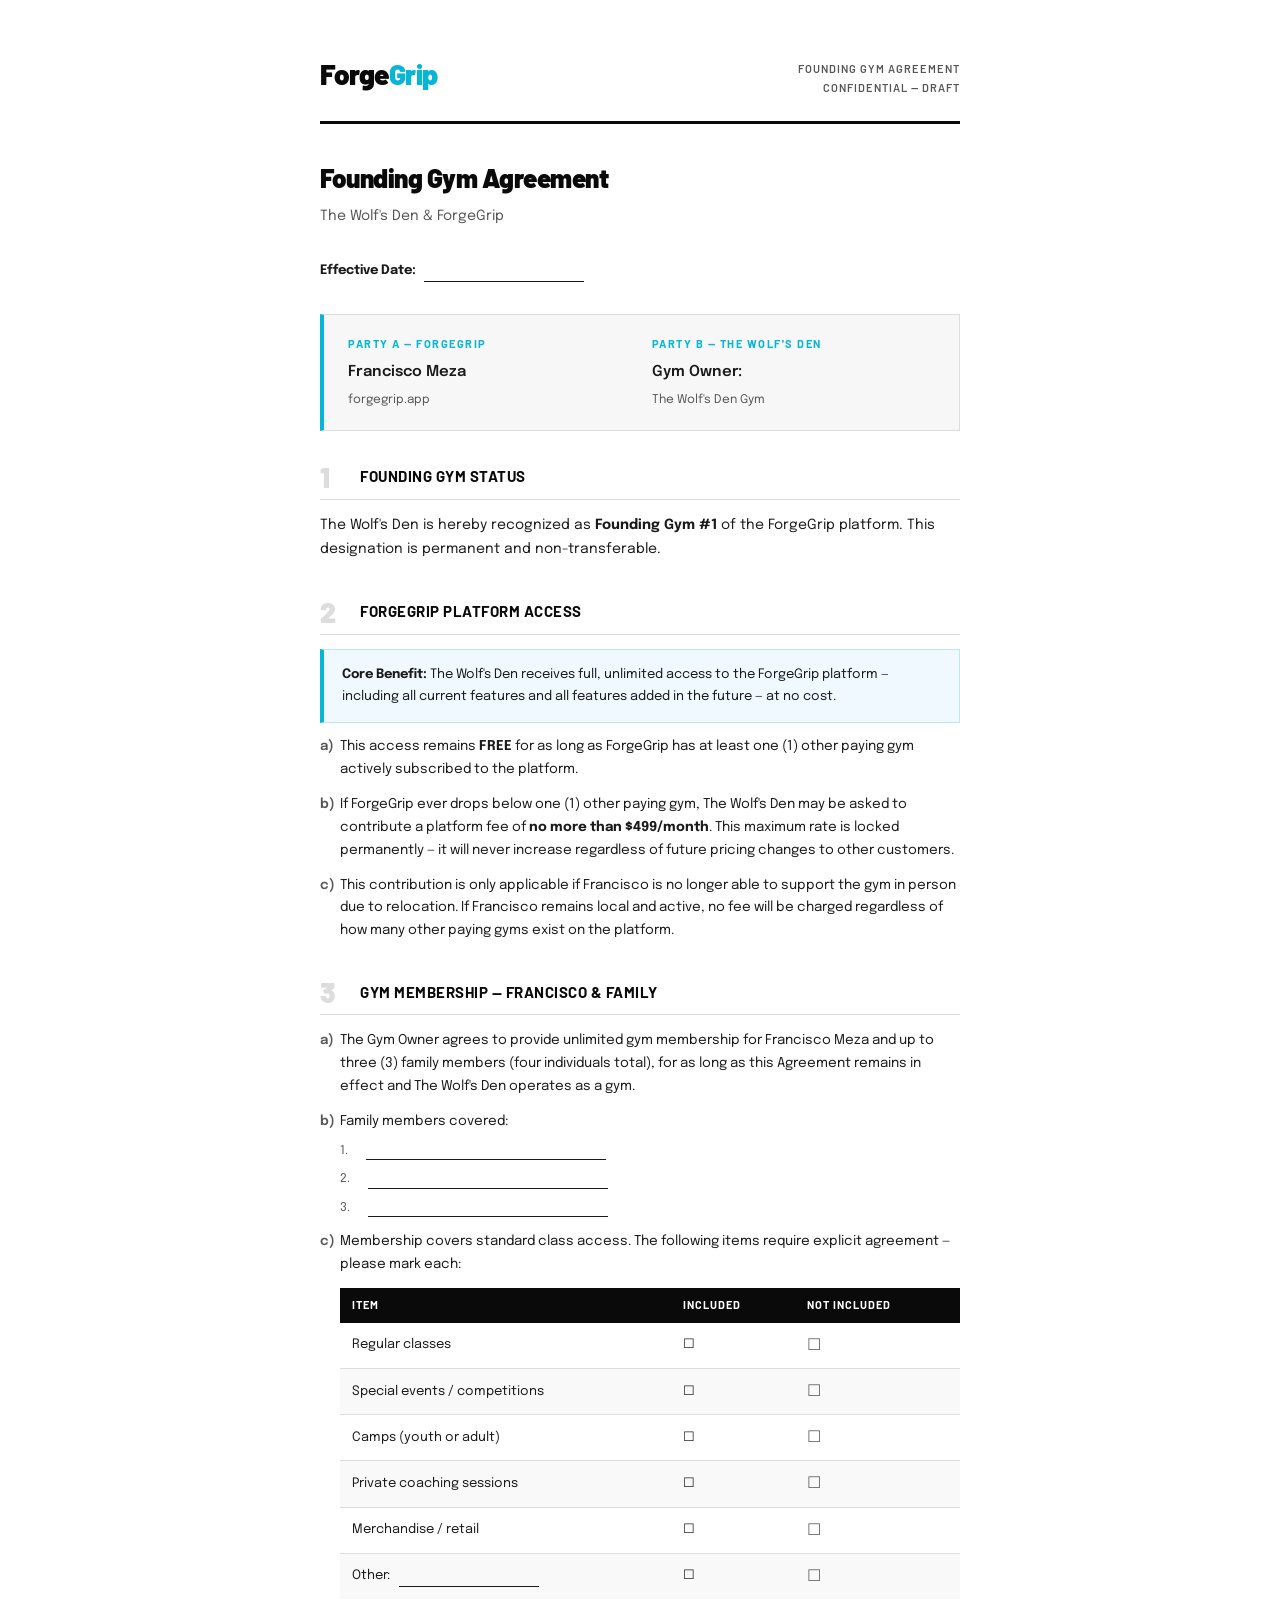
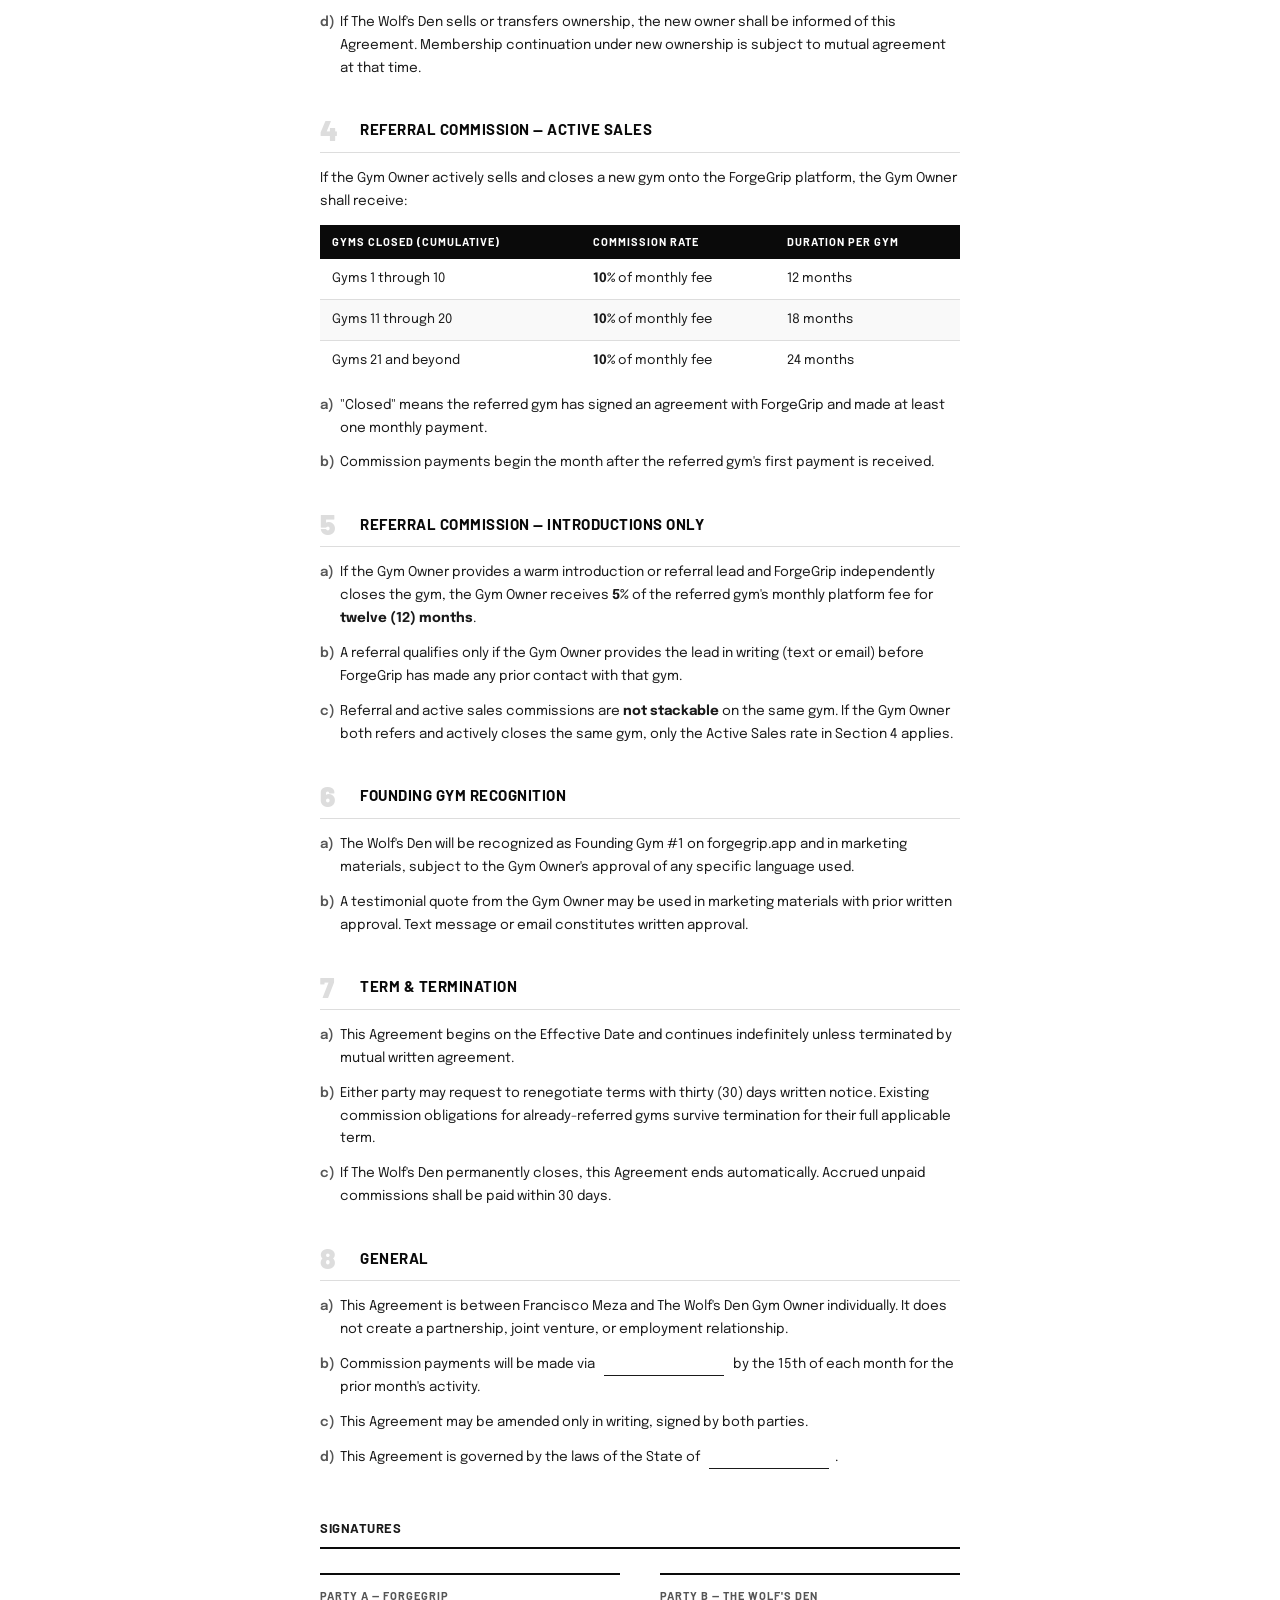
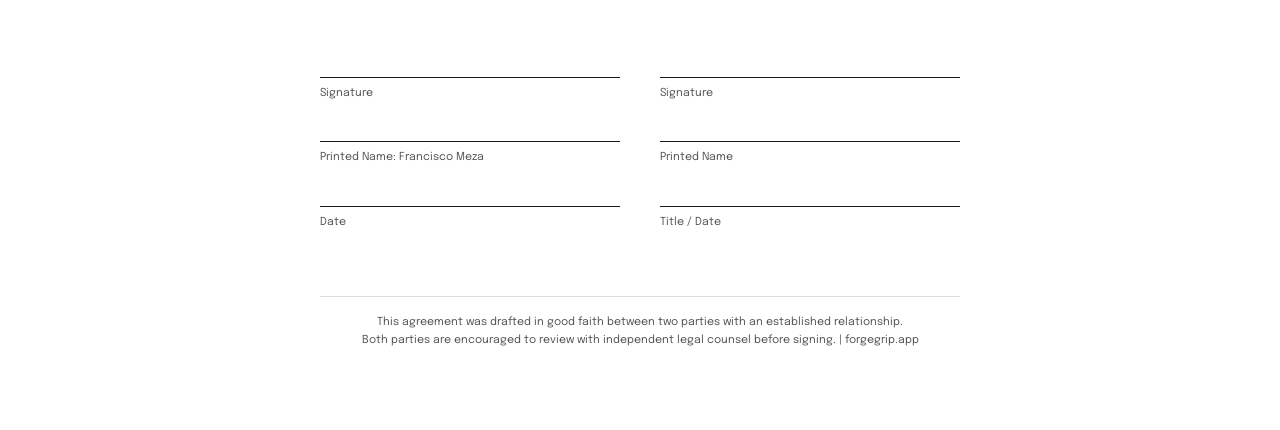
<file: docs/agreement.html>
<!DOCTYPE html>
<html lang="en">
<head>
<meta charset="UTF-8">
<meta name="viewport" content="width=device-width, initial-scale=1.0">
<title>ForgeGrip — Founding Gym Agreement</title>
<style>
  @import url('https://fonts.googleapis.com/css2?family=Barlow:wght@400;600;700;900&family=Epilogue:wght@400;500;600&display=swap');

  *, *::before, *::after { box-sizing: border-box; margin: 0; padding: 0; }

  :root {
    --black: #0A0A0A;
    --cream: #F0EAE0;
    --teal: #06B6D4;
    --gold: #D97706;
    --ink: #1a1a1a;
    --muted: #555;
    --line: #ddd;
  }

  body {
    font-family: 'Epilogue', Georgia, serif;
    font-size: 14px;
    line-height: 1.7;
    color: var(--ink);
    background: #fff;
    padding: 0;
    margin: 0;
  }

  .page {
    max-width: 760px;
    margin: 0 auto;
    padding: 60px 60px 80px;
  }

  /* Header */
  .doc-header {
    display: flex;
    align-items: flex-start;
    justify-content: space-between;
    border-bottom: 3px solid var(--black);
    padding-bottom: 24px;
    margin-bottom: 32px;
  }

  .brand {
    font-family: 'Barlow', sans-serif;
    font-weight: 900;
    font-size: 28px;
    letter-spacing: -0.5px;
    line-height: 1;
    color: var(--black);
  }

  .brand span {
    color: var(--teal);
  }

  .doc-meta {
    text-align: right;
    font-size: 11px;
    color: var(--muted);
    font-family: 'Barlow', sans-serif;
    font-weight: 600;
    letter-spacing: 1px;
    text-transform: uppercase;
  }

  h1 {
    font-family: 'Barlow', sans-serif;
    font-weight: 900;
    font-size: 26px;
    letter-spacing: -0.5px;
    margin-bottom: 4px;
    color: var(--black);
  }

  .subtitle {
    font-size: 14px;
    color: var(--muted);
    margin-bottom: 32px;
  }

  .parties-box {
    background: #f7f7f7;
    border: 1.5px solid var(--line);
    border-left: 4px solid var(--teal);
    padding: 20px 24px;
    margin-bottom: 32px;
    display: grid;
    grid-template-columns: 1fr 1fr;
    gap: 20px;
  }

  .party-label {
    font-family: 'Barlow', sans-serif;
    font-weight: 700;
    font-size: 11px;
    letter-spacing: 1.5px;
    text-transform: uppercase;
    color: var(--teal);
    margin-bottom: 6px;
  }

  .party-name {
    font-weight: 600;
    font-size: 15px;
    margin-bottom: 4px;
  }

  .party-fill {
    border-bottom: 1.5px solid var(--ink);
    display: inline-block;
    min-width: 200px;
    height: 20px;
    vertical-align: bottom;
  }

  .effective-date {
    margin-bottom: 32px;
    font-size: 13px;
    color: var(--muted);
  }

  .effective-date strong {
    color: var(--ink);
  }

  .effective-date .fill-line {
    border-bottom: 1.5px solid var(--ink);
    display: inline-block;
    width: 160px;
    height: 18px;
    vertical-align: bottom;
    margin-left: 8px;
  }

  /* Sections */
  section {
    margin-bottom: 36px;
    page-break-inside: avoid;
  }

  .section-header {
    display: flex;
    align-items: center;
    gap: 12px;
    margin-bottom: 14px;
    border-bottom: 1.5px solid var(--line);
    padding-bottom: 8px;
  }

  .section-number {
    font-family: 'Barlow', sans-serif;
    font-weight: 900;
    font-size: 28px;
    color: var(--line);
    line-height: 1;
    min-width: 28px;
  }

  h2 {
    font-family: 'Barlow', sans-serif;
    font-weight: 700;
    font-size: 15px;
    letter-spacing: 0.5px;
    text-transform: uppercase;
    color: var(--black);
  }

  .highlight-box {
    background: #f0f9ff;
    border: 1.5px solid #bae6fd;
    border-left: 4px solid var(--teal);
    padding: 14px 18px;
    margin: 12px 0;
    font-size: 13px;
  }

  .highlight-box.gold {
    background: #fffbeb;
    border-color: #fde68a;
    border-left-color: var(--gold);
  }

  .clause {
    margin-bottom: 12px;
    padding-left: 20px;
    position: relative;
    font-size: 13.5px;
  }

  .clause::before {
    content: attr(data-label);
    position: absolute;
    left: 0;
    font-weight: 600;
    color: var(--muted);
  }

  /* Table */
  table {
    width: 100%;
    border-collapse: collapse;
    font-size: 13px;
    margin: 12px 0;
  }

  th {
    background: var(--black);
    color: #fff;
    font-family: 'Barlow', sans-serif;
    font-weight: 700;
    font-size: 11px;
    letter-spacing: 1px;
    text-transform: uppercase;
    padding: 8px 12px;
    text-align: left;
  }

  td {
    padding: 9px 12px;
    border-bottom: 1px solid var(--line);
    vertical-align: middle;
  }

  tr:last-child td { border-bottom: none; }
  tr:nth-child(even) td { background: #f9f9f9; }

  /* Checkboxes */
  .checkbox-table td:last-child {
    white-space: nowrap;
    font-size: 16px;
    color: #666;
  }

  /* Fill lines */
  .fill-line-short {
    border-bottom: 1.5px solid var(--ink);
    display: inline-block;
    width: 200px;
    height: 18px;
    vertical-align: bottom;
    margin: 0 6px;
  }

  .fill-line-long {
    border-bottom: 1.5px solid var(--ink);
    display: inline-block;
    width: 300px;
    height: 18px;
    vertical-align: bottom;
    margin: 0 6px;
  }

  /* Family members */
  .family-entry {
    display: flex;
    align-items: center;
    gap: 12px;
    margin-bottom: 8px;
    font-size: 13px;
  }

  .family-entry .fill-line-long { width: 240px; }

  /* Signatures */
  .signatures {
    margin-top: 48px;
    page-break-inside: avoid;
  }

  .sig-grid {
    display: grid;
    grid-template-columns: 1fr 1fr;
    gap: 40px;
    margin-top: 24px;
  }

  .sig-block {
    border-top: 2px solid var(--black);
    padding-top: 12px;
  }

  .sig-label {
    font-family: 'Barlow', sans-serif;
    font-weight: 700;
    font-size: 11px;
    letter-spacing: 1px;
    text-transform: uppercase;
    color: var(--muted);
    margin-bottom: 32px;
  }

  .sig-line {
    border-bottom: 1.5px solid var(--ink);
    margin-bottom: 6px;
    height: 40px;
  }

  .sig-field {
    font-size: 11px;
    color: var(--muted);
    margin-top: 4px;
    margin-bottom: 16px;
  }

  /* Footer */
  .doc-footer {
    margin-top: 48px;
    padding-top: 16px;
    border-top: 1px solid var(--line);
    font-size: 11px;
    color: var(--muted);
    text-align: center;
  }

  /* Print */
  @media print {
    @page { margin: 0.75in; }
    body { background: #fff; }
    .page { max-width: 100%; padding: 0; margin: 0; }
    a { color: inherit; text-decoration: none; }
    section { page-break-inside: avoid; }
    .signatures { page-break-before: always; }
  }
</style>
</head>
<body>
<div class="page">

  <div class="doc-header">
    <div class="brand">Forge<span>Grip</span></div>
    <div class="doc-meta">
      Founding Gym Agreement<br>
      Confidential — Draft
    </div>
  </div>

  <h1>Founding Gym Agreement</h1>
  <div class="subtitle">The Wolf's Den &amp; ForgeGrip</div>

  <div class="effective-date">
    <strong>Effective Date:</strong><span class="fill-line"></span>
  </div>

  <div class="parties-box">
    <div>
      <div class="party-label">Party A — ForgeGrip</div>
      <div class="party-name">Francisco Meza</div>
      <div style="font-size:12px;color:var(--muted)">forgegrip.app</div>
    </div>
    <div>
      <div class="party-label">Party B — The Wolf's Den</div>
      <div class="party-name">Gym Owner: <span class="fill-line" style="min-width:140px;"></span></div>
      <div style="font-size:12px;color:var(--muted)">The Wolf's Den Gym</div>
    </div>
  </div>

  <!-- Section 1 -->
  <section>
    <div class="section-header">
      <div class="section-number">1</div>
      <h2>Founding Gym Status</h2>
    </div>
    <p>The Wolf's Den is hereby recognized as <strong>Founding Gym #1</strong> of the ForgeGrip platform. This designation is permanent and non-transferable.</p>
  </section>

  <!-- Section 2 -->
  <section>
    <div class="section-header">
      <div class="section-number">2</div>
      <h2>ForgeGrip Platform Access</h2>
    </div>

    <div class="highlight-box">
      <strong>Core Benefit:</strong> The Wolf's Den receives full, unlimited access to the ForgeGrip platform — including all current features and all features added in the future — at no cost.
    </div>

    <div class="clause" data-label="a)">
      This access remains <strong>FREE</strong> for as long as ForgeGrip has at least one (1) other paying gym actively subscribed to the platform.
    </div>

    <div class="clause" data-label="b)">
      If ForgeGrip ever drops below one (1) other paying gym, The Wolf's Den may be asked to contribute a platform fee of <strong>no more than $499/month</strong>. This maximum rate is locked permanently — it will never increase regardless of future pricing changes to other customers.
    </div>

    <div class="clause" data-label="c)">
      This contribution is only applicable if Francisco is no longer able to support the gym in person due to relocation. If Francisco remains local and active, no fee will be charged regardless of how many other paying gyms exist on the platform.
    </div>
  </section>

  <!-- Section 3 -->
  <section>
    <div class="section-header">
      <div class="section-number">3</div>
      <h2>Gym Membership — Francisco &amp; Family</h2>
    </div>

    <div class="clause" data-label="a)">
      The Gym Owner agrees to provide unlimited gym membership for Francisco Meza and up to three (3) family members (four individuals total), for as long as this Agreement remains in effect and The Wolf's Den operates as a gym.
    </div>

    <div class="clause" data-label="b)">
      <div style="margin-bottom:8px;">Family members covered:</div>
      <div class="family-entry"><span style="color:var(--muted);font-size:12px;">1.</span><span class="fill-line-long"></span></div>
      <div class="family-entry"><span style="color:var(--muted);font-size:12px;">2.</span><span class="fill-line-long"></span></div>
      <div class="family-entry"><span style="color:var(--muted);font-size:12px;">3.</span><span class="fill-line-long"></span></div>
    </div>

    <div class="clause" data-label="c)">
      <div style="margin-bottom:8px;">Membership covers standard class access. The following items require explicit agreement — please mark each:</div>
      <table class="checkbox-table">
        <thead><tr><th>Item</th><th>Included</th><th>Not Included</th></tr></thead>
        <tbody>
          <tr><td>Regular classes</td><td>☐</td><td>☐</td></tr>
          <tr><td>Special events / competitions</td><td>☐</td><td>☐</td></tr>
          <tr><td>Camps (youth or adult)</td><td>☐</td><td>☐</td></tr>
          <tr><td>Private coaching sessions</td><td>☐</td><td>☐</td></tr>
          <tr><td>Merchandise / retail</td><td>☐</td><td>☐</td></tr>
          <tr><td>Other: <span class="fill-line-short" style="width:140px;"></span></td><td>☐</td><td>☐</td></tr>
        </tbody>
      </table>
    </div>

    <div class="clause" data-label="d)">
      If The Wolf's Den sells or transfers ownership, the new owner shall be informed of this Agreement. Membership continuation under new ownership is subject to mutual agreement at that time.
    </div>
  </section>

  <!-- Section 4 -->
  <section>
    <div class="section-header">
      <div class="section-number">4</div>
      <h2>Referral Commission — Active Sales</h2>
    </div>

    <p style="margin-bottom:12px;font-size:13.5px;">If the Gym Owner actively sells and closes a new gym onto the ForgeGrip platform, the Gym Owner shall receive:</p>

    <table>
      <thead><tr><th>Gyms Closed (Cumulative)</th><th>Commission Rate</th><th>Duration Per Gym</th></tr></thead>
      <tbody>
        <tr><td>Gyms 1 through 10</td><td><strong>10%</strong> of monthly fee</td><td>12 months</td></tr>
        <tr><td>Gyms 11 through 20</td><td><strong>10%</strong> of monthly fee</td><td>18 months</td></tr>
        <tr><td>Gyms 21 and beyond</td><td><strong>10%</strong> of monthly fee</td><td>24 months</td></tr>
      </tbody>
    </table>

    <div class="clause" data-label="a)" style="margin-top:12px;">
      "Closed" means the referred gym has signed an agreement with ForgeGrip and made at least one monthly payment.
    </div>

    <div class="clause" data-label="b)">
      Commission payments begin the month after the referred gym's first payment is received.
    </div>
  </section>

  <!-- Section 5 -->
  <section>
    <div class="section-header">
      <div class="section-number">5</div>
      <h2>Referral Commission — Introductions Only</h2>
    </div>

    <div class="clause" data-label="a)">
      If the Gym Owner provides a warm introduction or referral lead and ForgeGrip independently closes the gym, the Gym Owner receives <strong>5%</strong> of the referred gym's monthly platform fee for <strong>twelve (12) months</strong>.
    </div>

    <div class="clause" data-label="b)">
      A referral qualifies only if the Gym Owner provides the lead in writing (text or email) before ForgeGrip has made any prior contact with that gym.
    </div>

    <div class="clause" data-label="c)">
      Referral and active sales commissions are <strong>not stackable</strong> on the same gym. If the Gym Owner both refers and actively closes the same gym, only the Active Sales rate in Section 4 applies.
    </div>
  </section>

  <!-- Section 6 -->
  <section>
    <div class="section-header">
      <div class="section-number">6</div>
      <h2>Founding Gym Recognition</h2>
    </div>

    <div class="clause" data-label="a)">
      The Wolf's Den will be recognized as Founding Gym #1 on forgegrip.app and in marketing materials, subject to the Gym Owner's approval of any specific language used.
    </div>

    <div class="clause" data-label="b)">
      A testimonial quote from the Gym Owner may be used in marketing materials with prior written approval. Text message or email constitutes written approval.
    </div>
  </section>

  <!-- Section 7 -->
  <section>
    <div class="section-header">
      <div class="section-number">7</div>
      <h2>Term &amp; Termination</h2>
    </div>

    <div class="clause" data-label="a)">
      This Agreement begins on the Effective Date and continues indefinitely unless terminated by mutual written agreement.
    </div>

    <div class="clause" data-label="b)">
      Either party may request to renegotiate terms with thirty (30) days written notice. Existing commission obligations for already-referred gyms survive termination for their full applicable term.
    </div>

    <div class="clause" data-label="c)">
      If The Wolf's Den permanently closes, this Agreement ends automatically. Accrued unpaid commissions shall be paid within 30 days.
    </div>
  </section>

  <!-- Section 8 -->
  <section>
    <div class="section-header">
      <div class="section-number">8</div>
      <h2>General</h2>
    </div>

    <div class="clause" data-label="a)">
      This Agreement is between Francisco Meza and The Wolf's Den Gym Owner individually. It does not create a partnership, joint venture, or employment relationship.
    </div>

    <div class="clause" data-label="b)">
      Commission payments will be made via <span class="fill-line-short" style="width:120px;"></span> by the 15th of each month for the prior month's activity.
    </div>

    <div class="clause" data-label="c)">
      This Agreement may be amended only in writing, signed by both parties.
    </div>

    <div class="clause" data-label="d)">
      This Agreement is governed by the laws of the State of <span class="fill-line-short" style="width:120px;"></span>.
    </div>
  </section>

  <!-- Signatures -->
  <div class="signatures">
    <div style="font-family:'Barlow',sans-serif;font-weight:700;font-size:13px;letter-spacing:0.5px;text-transform:uppercase;border-bottom:2px solid var(--black);padding-bottom:8px;margin-bottom:24px;">Signatures</div>

    <div class="sig-grid">
      <div class="sig-block">
        <div class="sig-label">Party A — ForgeGrip</div>
        <div class="sig-line"></div>
        <div class="sig-field">Signature</div>
        <div class="sig-line" style="height:24px;"></div>
        <div class="sig-field">Printed Name: Francisco Meza</div>
        <div class="sig-line" style="height:24px;"></div>
        <div class="sig-field">Date</div>
      </div>

      <div class="sig-block">
        <div class="sig-label">Party B — The Wolf's Den</div>
        <div class="sig-line"></div>
        <div class="sig-field">Signature</div>
        <div class="sig-line" style="height:24px;"></div>
        <div class="sig-field">Printed Name</div>
        <div class="sig-line" style="height:24px;"></div>
        <div class="sig-field">Title / Date</div>
      </div>
    </div>
  </div>

  <div class="doc-footer">
    This agreement was drafted in good faith between two parties with an established relationship.<br>
    Both parties are encouraged to review with independent legal counsel before signing. | forgegrip.app
  </div>

</div>
</body>
</html>
</file>
<file: styles.css>
*, *::before, *::after { box-sizing: border-box; margin: 0; padding: 0; }

:root {
  --black:   #0A0A0A;
  --cream:   #F0EAE0;
  --cream2:  #E8E0D4;
  --white:   #FAFAF8;
  --gray:    #F4F0EB;
  --teal:    #06B6D4;
  --teal-d:  #0891B2;
  --volt:    #A3E635;
  --volt-d:  #84CC16;
  --gold:    #D97706;
  --red:     #DC2626;
  --ink:     #1A1A1A;
  --muted:   #6B6058;
  --dim:     #9B8F85;
  --rule:    #0A0A0A;
  --font-d:  'Barlow', sans-serif;
  --font-b:  'Epilogue', sans-serif;
  --font-m:  'DM Mono', monospace;
}

html { scroll-behavior: smooth; }
body { font-family: var(--font-b); color: var(--ink); background: var(--white); overflow-x: hidden; }

.container { max-width: 1160px; margin: 0 auto; padding: 0 32px; }

/* ── NAV ── */
nav {
  position: fixed; top: 0; left: 0; right: 0; z-index: 200;
  padding: 0; transition: background 0.3s, border-color 0.3s;
  border-bottom: 1px solid transparent;
}
nav.scrolled { background: var(--white); border-bottom-color: var(--cream2); }
.nav-inner {
  display: flex; align-items: center; justify-content: space-between;
  max-width: 1160px; margin: 0 auto; padding: 18px 32px;
}
.logo {
  font-family: var(--font-d); font-weight: 900; font-size: 22px;
  letter-spacing: 0.04em; text-transform: uppercase; text-decoration: none;
  color: var(--white); transition: color 0.3s; display: flex; align-items: center; gap: 2px;
}
.logo-icon { width: 26px; height: 26px; border-radius: 7px; margin-right: 8px; display: block; }
nav.scrolled .logo { color: var(--ink); }
.logo-grip { color: var(--teal); }
.logo-dot {
  width: 6px; height: 6px; background: var(--volt); border-radius: 50%;
  margin-left: 3px; display: inline-block;
  animation: dotblink 2s ease-in-out infinite;
}
@keyframes dotblink { 0%,100%{opacity:1;} 50%{opacity:0.25;} }

.nav-links { display: flex; align-items: center; gap: 24px; list-style: none; }
.nav-links a {
  font-family: var(--font-b); font-size: 13px; font-weight: 500;
  text-decoration: none; color: rgba(255,255,255,0.6); transition: color 0.3s;
  letter-spacing: 0.02em;
}
nav.scrolled .nav-links a { color: var(--muted); }
.nav-links a:hover { color: var(--white); }
nav.scrolled .nav-links a:hover { color: var(--ink); }
nav.on-light .nav-links a { color: var(--muted); }
nav.on-light .nav-links a:hover { color: var(--ink); }
nav.on-light .logo { color: var(--ink); }

.btn {
  display: inline-flex; align-items: center; gap: 6px; cursor: pointer;
  font-family: var(--font-b); font-weight: 600; text-decoration: none; border: none;
  transition: all 0.18s; letter-spacing: 0.01em;
}
.btn-nav {
  padding: 9px 18px; border-radius: 4px;
  background: var(--volt); color: var(--black); font-size: 13px; font-weight: 700;
}
.btn-nav:hover { background: #BEF264; transform: translateY(-1px); }
.btn-primary {
  padding: 15px 32px; background: var(--volt); color: var(--black);
  font-size: 15px; font-weight: 700; border-radius: 4px;
}
.btn-primary:hover { background: #BEF264; transform: translateY(-2px); box-shadow: 0 8px 24px rgba(163,230,53,0.35); }
.btn-ghost {
  padding: 14px 30px; background: transparent; color: var(--white);
  font-size: 15px; font-weight: 600; border-radius: 4px; border: 1.5px solid rgba(255,255,255,0.3);
}
.btn-ghost:hover { border-color: rgba(255,255,255,0.8); }
.btn-dark {
  padding: 14px 30px; background: var(--black); color: var(--white);
  font-size: 15px; font-weight: 700; border-radius: 4px;
}
.btn-dark:hover { background: #222; transform: translateY(-1px); }
.btn-teal {
  padding: 15px 32px; background: var(--teal); color: var(--black);
  font-size: 15px; font-weight: 700; border-radius: 4px;
}
.btn-teal:hover { background: #22D3EE; transform: translateY(-2px); }

/* ── HERO (BLACK) ── */
.hero {
  background: var(--black); min-height: 100vh;
  display: flex; align-items: center; padding: 100px 0 80px;
  position: relative; overflow: hidden;
}
/* Subtle grid */
.hero::before {
  content: ''; position: absolute; inset: 0;
  background-image:
    linear-gradient(rgba(255,255,255,0.025) 1px, transparent 1px),
    linear-gradient(90deg, rgba(255,255,255,0.025) 1px, transparent 1px);
  background-size: 72px 72px;
}
.hero-inner {
  display: grid; grid-template-columns: 1fr 0.85fr;
  gap: 72px; align-items: center; position: relative; z-index: 1;
}
.hero-tag {
  display: inline-flex; align-items: center; gap: 8px;
  font-family: var(--font-m); font-size: 10px; letter-spacing: 0.18em;
  text-transform: uppercase; color: var(--teal); margin-bottom: 28px;
}
.tag-pill {
  display: inline-flex; align-items: center; gap: 6px;
  padding: 5px 12px; border: 1px solid rgba(6,182,212,0.35);
  border-radius: 2px; background: rgba(6,182,212,0.07);
}
.live-dot {
  width: 6px; height: 6px; border-radius: 50%; background: var(--volt);
  animation: livepulse 1.4s ease-in-out infinite;
}
@keyframes livepulse { 0%,100%{box-shadow:0 0 0 0 rgba(163,230,53,0.7);} 60%{box-shadow:0 0 0 5px rgba(163,230,53,0);} }

h1.hero-h {
  font-family: var(--font-d); font-weight: 900;
  font-size: clamp(56px, 8vw, 104px); line-height: 0.9;
  text-transform: uppercase; letter-spacing: -0.02em; margin-bottom: 28px;
  animation: riseIn 0.7s cubic-bezier(0.16,1,0.3,1) both;
}
.hero-h .white { color: var(--cream); }
.hero-h .teal  { color: var(--teal); }

.hero-sub {
  font-size: 17px; color: rgba(240,234,224,0.65); line-height: 1.7;
  max-width: 460px; margin-bottom: 36px;
  animation: riseIn 0.7s cubic-bezier(0.16,1,0.3,1) 0.1s both;
}
.hero-ctas { display: flex; gap: 12px; flex-wrap: wrap; margin-bottom: 52px; animation: riseIn 0.7s ease 0.18s both; }
.hero-stats { display: flex; gap: 0; animation: riseIn 0.7s ease 0.26s both; }
.hstat {
  padding: 16px 24px; border: 1px solid rgba(255,255,255,0.1);
  border-right: none; display: flex; flex-direction: column; gap: 4px;
}
.hstat:last-child { border-right: 1px solid rgba(255,255,255,0.1); }
.hstat-n {
  font-family: var(--font-d); font-weight: 900; font-size: 26px;
  color: var(--cream); letter-spacing: -0.02em; line-height: 1;
}
.hstat-l { font-family: var(--font-m); font-size: 9px; letter-spacing: 0.12em; text-transform: uppercase; color: rgba(240,234,224,0.4); }

@keyframes riseIn { from{opacity:0;transform:translateY(20px);} to{opacity:1;transform:translateY(0);} }
@keyframes slideR { from{opacity:0;transform:translateX(40px);} to{opacity:1;transform:translateX(0);} }

/* ── HERO VISUAL — PAPER CARD ── */
.hero-visual { animation: slideR 0.8s cubic-bezier(0.16,1,0.3,1) 0.2s both; position: relative; }

.paper-card {
  background: var(--cream); border: 1.5px solid var(--cream2);
  box-shadow: 12px 12px 0 rgba(255,255,255,0.08), 0 32px 64px rgba(0,0,0,0.6);
  overflow: hidden;
}
.pc-header {
  background: var(--black); padding: 14px 20px;
  display: flex; align-items: center; justify-content: space-between;
}
.pc-title-wrap { display: flex; flex-direction: column; gap: 2px; }
.pc-date { font-family: var(--font-m); font-size: 9px; letter-spacing: 0.15em; text-transform: uppercase; color: rgba(255,255,255,0.4); }
.pc-title { font-family: var(--font-d); font-weight: 900; font-size: 17px; text-transform: uppercase; letter-spacing: 0.06em; color: var(--cream); }
.pc-title em { color: var(--teal); font-style: normal; }
.live-badge {
  display: flex; align-items: center; gap: 5px;
  padding: 4px 10px; background: rgba(163,230,53,0.15);
  border: 1px solid rgba(163,230,53,0.4);
  font-family: var(--font-m); font-size: 9px; letter-spacing: 0.12em;
  text-transform: uppercase; color: var(--volt);
}
.pc-body { padding: 16px; display: grid; grid-template-columns: 1fr 1fr; gap: 10px; background: var(--cream); }
.pc-block { background: var(--white); border: 1px solid var(--cream2); padding: 12px; }
.pb-title {
  font-family: var(--font-d); font-weight: 900; font-size: 10px; text-transform: uppercase;
  letter-spacing: 0.12em; margin-bottom: 9px; padding-bottom: 7px;
  border-bottom: 1px solid var(--cream2);
}
.pb-title.ct { color: var(--teal); }
.pb-title.cp { color: #8B5CF6; }
.pb-title.co { color: #EA580C; }
.pb-title.cg { color: var(--volt-d); }
.pb-ex { display: flex; justify-content: space-between; align-items: center; padding: 4px 0; border-bottom: 1px solid rgba(0,0,0,0.04); font-size: 11px; }
.pb-ex:last-child { border-bottom: none; }
.pb-en { color: var(--ink); font-weight: 500; }
.pb-rx { font-family: var(--font-m); font-size: 10px; color: var(--muted); }
.pc-footer {
  padding: 9px 16px; background: var(--black);
  display: flex; justify-content: space-between; align-items: center;
  font-family: var(--font-m); font-size: 9px; letter-spacing: 0.08em;
}
.pcf-l { color: rgba(255,255,255,0.3); }
.pcf-r { display: flex; align-items: center; gap: 5px; color: var(--volt); }

/* Floating cards */
.fc {
  position: absolute; background: var(--black);
  border: 1px solid rgba(255,255,255,0.12);
  padding: 12px 14px;
  box-shadow: 0 16px 40px rgba(0,0,0,0.5);
}
.fc-phone { bottom: -20px; left: -28px; width: 166px; animation: floatA 4s ease-in-out infinite; }
.fc-lb    { top: -16px; right: -20px; width: 154px; animation: floatA 4s ease-in-out 2.2s infinite; }
@keyframes floatA { 0%,100%{transform:translateY(0);} 50%{transform:translateY(-8px);} }

.fc-lbl { font-family: var(--font-m); font-size: 8px; letter-spacing: 0.14em; text-transform: uppercase; color: rgba(255,255,255,0.4); margin-bottom: 8px; }
.pub-btn {
  background: var(--teal); color: var(--black);
  font-family: var(--font-d); font-weight: 900; font-size: 10px;
  text-transform: uppercase; letter-spacing: 0.06em;
  padding: 7px 10px; text-align: center;
  animation: pubpulse 2s ease-in-out infinite;
}
@keyframes pubpulse { 0%,100%{box-shadow:0 0 0 0 rgba(6,182,212,0.5);} 50%{box-shadow:0 0 0 7px rgba(6,182,212,0);} }
.ph-rows { margin-top: 8px; display: flex; flex-direction: column; gap: 4px; }
.ph-row { display: flex; justify-content: space-between; font-size: 10px; padding: 3px 0; border-bottom: 1px solid rgba(255,255,255,0.07); color: rgba(255,255,255,0.5); }

.lb-head { font-family: var(--font-m); font-size: 8px; letter-spacing: 0.12em; text-transform: uppercase; color: rgba(255,255,255,0.4); margin-bottom: 9px; }
.lb-row { display: flex; align-items: center; gap: 7px; padding: 3px 0; font-size: 11px; }
.lb-r { font-family: var(--font-m); font-size: 9px; width: 14px; color: rgba(255,255,255,0.3); }
.lb-r.g { color: var(--gold); } .lb-r.s { color: #94A3B8; } .lb-r.b { color: #B45309; }
.lb-n { flex: 1; color: rgba(255,255,255,0.85); font-weight: 500; font-size: 11px; }
.lb-p { font-family: var(--font-m); font-size: 9px; color: var(--teal); }

/* ── STATS STRIP ── */
.stats-strip {
  background: var(--cream); border-bottom: 1.5px solid var(--ink);
  padding: 0; overflow: hidden;
}
.ss-inner { display: flex; }
.ss-item {
  flex: 1; padding: 28px 32px; border-right: 1.5px solid var(--ink);
  display: flex; flex-direction: column; gap: 4px;
}
.ss-item:last-child { border-right: none; }
.ss-num { font-family: var(--font-d); font-weight: 900; font-size: 40px; line-height: 1; letter-spacing: -0.03em; }
.ss-num.ct { color: var(--teal-d); } .ss-num.cv { color: var(--volt-d); } .ss-num.cg { color: var(--gold); }
.ss-lbl { font-family: var(--font-m); font-size: 9px; letter-spacing: 0.12em; text-transform: uppercase; color: var(--muted); }

/* ── SECTION COMMON ── */
section { position: relative; }
.s-cream { background: var(--cream); }
.s-white { background: var(--white); }
.s-black { background: var(--black); }
.s-teal  { background: var(--teal); }
.pad { padding: 96px 0; }
.pad-sm { padding: 72px 0; }

.sec-row {
  display: flex; align-items: baseline; gap: 16px;
  border-bottom: 1.5px solid var(--ink); padding-bottom: 14px; margin-bottom: 52px;
}
.sec-num { font-family: var(--font-m); font-size: 10px; letter-spacing: 0.14em; text-transform: uppercase; color: var(--muted); }
.sec-label { font-family: var(--font-m); font-size: 10px; letter-spacing: 0.14em; text-transform: uppercase; color: var(--teal-d); }

.sec-h {
  font-family: var(--font-d); font-weight: 900;
  font-size: clamp(38px, 5vw, 64px); line-height: 0.94;
  text-transform: uppercase; letter-spacing: -0.02em; margin-bottom: 18px;
}
.sec-sub { font-size: 16px; color: var(--muted); line-height: 1.7; max-width: 520px; }
.sec-h-inv { color: var(--cream); }
.sec-sub-inv { color: rgba(240,234,224,0.55); }

/* scroll reveal */
.rev { opacity: 0; transform: translateY(24px); transition: opacity 0.65s ease, transform 0.65s ease; }
.rev.on { opacity: 1; transform: none; }
.d1{transition-delay:.1s;} .d2{transition-delay:.2s;} .d3{transition-delay:.3s;}

/* ── PROBLEM ── */
.prob-grid {
  display: grid; grid-template-columns: repeat(3, 1fr);
  border: 1.5px solid var(--ink); margin-top: 44px;
}
.prob-cell {
  padding: 32px 28px; border-right: 1.5px solid var(--ink); position: relative;
}
.prob-cell:last-child { border-right: none; }
.prob-x {
  position: absolute; top: 14px; right: 14px;
  font-family: var(--font-m); font-size: 9px; letter-spacing: 0.08em;
  text-transform: uppercase; color: var(--red); opacity: 0.7;
}
.prob-icon { font-size: 24px; margin-bottom: 14px; }
.prob-title { font-family: var(--font-d); font-weight: 900; font-size: 20px; text-transform: uppercase; letter-spacing: -0.01em; margin-bottom: 10px; line-height: 1.1; }
.prob-desc { font-size: 13px; color: var(--muted); line-height: 1.65; }

/* ── FEATURES ── */
.feat-grid {
  display: grid; grid-template-columns: repeat(3, 1fr);
  border: 1.5px solid var(--ink);
}
.feat-cell {
  padding: 32px 28px; border-right: 1.5px solid var(--ink);
  border-bottom: 1.5px solid var(--ink);
  position: relative; overflow: hidden; transition: background 0.2s;
}
.feat-cell:nth-child(3n) { border-right: none; }
.feat-cell:nth-child(4), .feat-cell:nth-child(5), .feat-cell:nth-child(6) { border-bottom: none; }
.feat-cell:hover { background: var(--gray); }
.feat-num { font-family: var(--font-m); font-size: 9px; letter-spacing: 0.14em; color: var(--dim); margin-bottom: 20px; }
.feat-icon { font-size: 26px; margin-bottom: 13px; display: block; }
.feat-title { font-family: var(--font-d); font-weight: 900; font-size: 19px; text-transform: uppercase; letter-spacing: -0.01em; line-height: 1.05; margin-bottom: 10px; }
.feat-desc { font-size: 13px; color: var(--muted); line-height: 1.65; }
.feat-tag {
  display: inline-block; margin-top: 14px; padding: 3px 8px;
  border: 1px solid var(--cream2); background: var(--cream);
  font-family: var(--font-m); font-size: 8px; letter-spacing: 0.1em; text-transform: uppercase; color: var(--dim);
}
/* colored left strip on each feature */
.feat-cell::before { content: ''; position: absolute; top: 0; left: 0; width: 3px; height: 100%; background: var(--fc, var(--teal)); transform: scaleY(0); transform-origin: top; transition: transform 0.3s; }
.feat-cell:hover::before { transform: scaleY(1); }

/* ── DISPLAY SECTION ── */
.disp-grid { display: grid; grid-template-columns: 1fr 1.3fr; gap: 72px; align-items: center; }
.check-list { display: flex; flex-direction: column; gap: 14px; margin-top: 28px; }
.ci { display: flex; align-items: start; gap: 12px; font-size: 14px; color: var(--muted); line-height: 1.5; }
.ci strong { color: var(--ink); }
.ci-mark { flex-shrink: 0; width: 20px; height: 20px; background: var(--volt); display: flex; align-items: center; justify-content: center; font-size: 11px; font-weight: 700; color: var(--black); margin-top: 1px; }

/* TV Mockup */
.tv-wrap { position: relative; }
.tv-frame {
  background: #101010; border: 2px solid #1e1e1e;
  padding: 10px; box-shadow: 0 40px 80px rgba(0,0,0,0.35);
}
.tv-screen { background: var(--cream); overflow: hidden; }
.tv-h {
  background: var(--black); padding: 10px 14px;
  display: flex; align-items: center; justify-content: space-between;
}
.tv-title { font-family: var(--font-d); font-weight: 900; font-size: 14px; text-transform: uppercase; letter-spacing: 0.06em; color: var(--cream); }
.tv-title em { color: var(--teal); font-style: normal; }
.tv-clock { font-family: var(--font-m); font-size: 14px; color: var(--cream); }
.tv-body { padding: 10px; display: grid; grid-template-columns: 1fr 1fr; gap: 7px; }
.tv-block { background: var(--white); border: 1px solid var(--cream2); padding: 10px; }
.tv-bt { font-family: var(--font-d); font-weight: 900; font-size: 9px; text-transform: uppercase; letter-spacing: 0.12em; margin-bottom: 7px; padding-bottom: 6px; border-bottom: 1px solid var(--cream2); }
.tv-bt.ct{color:var(--teal-d);} .tv-bt.co{color:#EA580C;} .tv-bt.cp{color:#7C3AED;} .tv-bt.cg{color:var(--volt-d);}
.tv-ex { display: flex; justify-content: space-between; font-size: 10px; padding: 2.5px 0; border-bottom: 1px solid rgba(0,0,0,0.04); }
.tv-ex:last-child { border-bottom: none; }
.tv-en { color: var(--ink); font-weight: 500; }
.tv-er { font-family: var(--font-m); font-size: 9px; color: var(--muted); }
.tv-foot { background: var(--black); padding: 7px 12px; display: flex; justify-content: space-between; align-items: center; }
.tv-fl { font-family: var(--font-m); font-size: 7px; letter-spacing: 0.1em; text-transform: uppercase; color: rgba(255,255,255,0.25); }
.tv-fr { display: flex; align-items: center; gap: 4px; font-family: var(--font-m); font-size: 7px; letter-spacing: 0.12em; color: var(--volt); }
.tv-note { margin-top: 10px; text-align: center; font-family: var(--font-m); font-size: 9px; letter-spacing: 0.1em; text-transform: uppercase; color: var(--dim); }

/* ── COACH SECTION ── */
.coach-grid { display: grid; grid-template-columns: 1.3fr 1fr; gap: 72px; align-items: start; }
.cc-cards { display: flex; flex-direction: column; gap: 10px; }
.cc {
  background: var(--white); border: 1.5px solid var(--cream2);
  padding: 18px; transition: border-color 0.2s, transform 0.2s;
}
.cc:hover { border-color: var(--ink); transform: translateX(3px); }
.cc-head { display: flex; align-items: center; justify-content: space-between; margin-bottom: 11px; }
.cc-t { font-family: var(--font-d); font-weight: 900; font-size: 14px; text-transform: uppercase; letter-spacing: 0.03em; color: var(--ink); }
.badge { padding: 3px 7px; font-family: var(--font-m); font-size: 8px; letter-spacing: 0.08em; text-transform: uppercase; border: 1px solid; }
.badge-r { color: var(--red); border-color: var(--red); background: rgba(220,38,38,0.06); }
.badge-g { color: var(--volt-d); border-color: var(--volt-d); background: rgba(132,204,22,0.08); }
.badge-b { color: var(--teal-d); border-color: var(--teal-d); background: rgba(8,145,178,0.07); }

.mem-rows { display: flex; flex-direction: column; gap: 7px; }
.mr { display: flex; align-items: center; justify-content: space-between; padding: 8px 10px; background: var(--cream); }
.mr-name { font-weight: 600; font-size: 13px; color: var(--ink); }
.mr-areas { font-size: 10px; color: var(--muted); margin-top: 1px; }

.heatmap { display: flex; flex-direction: column; gap: 7px; }
.hm-row { display: grid; grid-template-columns: 76px 1fr 18px; gap: 8px; align-items: center; }
.hm-label { font-family: var(--font-m); font-size: 9px; color: var(--muted); }
.hm-track { height: 4px; background: var(--cream2); overflow: hidden; }
.hm-fill { height: 100%; width: 0; background: var(--hc, var(--teal)); transition: width 1.4s cubic-bezier(0.16,1,0.3,1); }
.hm-val { font-family: var(--font-m); font-size: 9px; text-align: right; color: var(--hc, var(--muted)); }

.chips { display: flex; gap: 5px; flex-wrap: wrap; }
.chip { padding: 5px 9px; border: 1px solid var(--cream2); font-size: 10px; color: var(--muted); background: var(--cream); cursor: default; }
.chip.on { border-color: var(--teal-d); color: var(--teal-d); background: rgba(8,145,178,0.06); }

.msg-box { background: var(--cream); border-left: 3px solid var(--teal); padding: 12px 14px; }
.msg-from { font-family: var(--font-m); font-size: 8px; letter-spacing: 0.1em; text-transform: uppercase; color: var(--teal-d); margin-bottom: 5px; }
.msg-text { font-size: 13px; color: var(--ink); line-height: 1.55; font-style: italic; }
.msg-note { font-family: var(--font-m); font-size: 8px; color: var(--dim); margin-top: 6px; }

.benefit-list { display: flex; flex-direction: column; gap: 16px; }
.bi { display: flex; gap: 13px; align-items: start; }
.bi-icon { font-size: 18px; flex-shrink: 0; margin-top: 2px; }
.bi-title { font-family: var(--font-d); font-weight: 900; font-size: 16px; text-transform: uppercase; letter-spacing: 0.01em; margin-bottom: 3px; }
.bi-desc { font-size: 13px; color: var(--muted); line-height: 1.55; }

/* ── MEMBER PHONE ── */
.mem-inner { display: grid; grid-template-columns: 1fr 1fr; gap: 72px; align-items: center; }
.mem-phone {
  background: var(--cream); border: 1.5px solid var(--ink);
  padding: 22px; max-width: 300px; margin: 0 auto;
  box-shadow: 8px 8px 0 var(--ink);
}
.mem-greet { font-family: var(--font-d); font-weight: 900; font-size: 28px; text-transform: uppercase; letter-spacing: -0.01em; margin-bottom: 16px; color: var(--ink); }
.mem-greet .mn { color: var(--teal-d); }
.mem-stats { display: grid; grid-template-columns: repeat(3, 1fr); gap: 6px; margin-bottom: 14px; }
.ms { background: var(--white); border: 1px solid var(--cream2); padding: 11px 8px; text-align: center; }
.ms-val { font-family: var(--font-d); font-weight: 900; font-size: 22px; line-height: 1; margin-bottom: 4px; }
.ms-val.streak { color: var(--gold); }
.ms-val.pts { color: var(--volt-d); }
.ms-val.rank { color: var(--teal-d); }
.ms-lbl { font-family: var(--font-m); font-size: 7px; letter-spacing: 0.1em; text-transform: uppercase; color: var(--dim); }
.prog-box { background: var(--white); border: 1px solid var(--cream2); padding: 14px; margin-bottom: 10px; }
.prog-head { display: flex; justify-content: space-between; align-items: center; margin-bottom: 10px; }
.prog-title { font-size: 12px; font-weight: 600; color: var(--ink); }
.prog-delta { font-family: var(--font-m); font-size: 10px; color: var(--volt-d); }
.mini-chart { height: 44px; }
.mini-chart svg { width: 100%; height: 100%; }
.chart-labels { display: flex; justify-content: space-between; font-family: var(--font-m); font-size: 8px; color: var(--dim); margin-top: 3px; }
.coach-note { border-left: 3px solid var(--teal); padding: 10px 12px; background: var(--white); }
.cn-from { font-family: var(--font-m); font-size: 8px; letter-spacing: 0.1em; text-transform: uppercase; color: var(--teal-d); margin-bottom: 4px; }
.cn-text { font-size: 12px; color: var(--ink); line-height: 1.5; font-style: italic; }

/* ── NICHE (BLACK) ── */
.niche-inner { display: grid; grid-template-columns: 1fr 1fr; gap: 72px; align-items: start; }
.niche-cards { display: grid; grid-template-columns: 1fr 1fr; gap: 10px; }
.nc {
  border: 1px solid rgba(255,255,255,0.12); padding: 22px 18px;
  transition: border-color 0.2s, transform 0.2s; background: rgba(255,255,255,0.03);
}
.nc:hover { border-color: var(--volt); transform: translateY(-3px); }
.nc-icon { font-size: 24px; margin-bottom: 10px; }
.nc-title { font-family: var(--font-d); font-weight: 900; font-size: 15px; text-transform: uppercase; letter-spacing: 0.01em; margin-bottom: 6px; color: var(--cream); line-height: 1.15; }
.nc-desc { font-size: 12px; color: rgba(240,234,224,0.45); line-height: 1.55; }

/* ── PRICING ── */
.price-grid { display: grid; grid-template-columns: repeat(3, 1fr); border: 1.5px solid var(--ink); margin-top: 52px; }
.price-cell {
  padding: 36px 28px; border-right: 1.5px solid var(--ink); position: relative;
}
.price-cell:last-child { border-right: none; }
.price-cell.featured { background: var(--black); }
.price-best {
  display: inline-block; margin-bottom: 10px; padding: 3px 10px;
  background: var(--volt); color: var(--black);
  font-family: var(--font-m); font-size: 8px; letter-spacing: 0.12em; text-transform: uppercase; font-weight: 500;
}
.price-tier { font-family: var(--font-m); font-size: 9px; letter-spacing: 0.16em; text-transform: uppercase; color: var(--muted); margin-bottom: 12px; }
.price-cell.featured .price-tier { color: rgba(255,255,255,0.4); }
.price-amt { font-family: var(--font-d); font-weight: 900; font-size: 52px; line-height: 1; letter-spacing: -0.03em; margin-bottom: 3px; }
.price-cell.featured .price-amt { color: var(--cream); }
.price-amt sup { font-size: 22px; font-weight: 700; vertical-align: super; }
.price-period { font-size: 12px; color: var(--muted); margin-bottom: 24px; }
.price-cell.featured .price-period { color: rgba(255,255,255,0.35); }
.price-feats { list-style: none; display: flex; flex-direction: column; gap: 9px; margin-bottom: 28px; }
.price-feats li { display: flex; align-items: start; gap: 9px; font-size: 13px; color: var(--muted); line-height: 1.4; }
.price-feats li::before { content: '—'; color: var(--teal-d); font-weight: 700; flex-shrink: 0; font-family: var(--font-m); }
.price-cell.featured .price-feats li { color: rgba(240,234,224,0.5); }
.price-cell.featured .price-feats li::before { color: var(--volt); }
.btn-price-out { width: 100%; justify-content: center; padding: 12px; background: transparent; border: 1.5px solid var(--ink); color: var(--ink); font-size: 13px; font-weight: 700; font-family: var(--font-b); cursor: pointer; transition: all 0.18s; border-radius: 0; letter-spacing: 0.02em; text-decoration: none; display: flex; align-items: center; }
.btn-price-out:hover { background: var(--ink); color: var(--white); }
.btn-price-feat { width: 100%; justify-content: center; padding: 12px; background: var(--volt); border: 1.5px solid var(--volt); color: var(--black); font-size: 13px; font-weight: 700; font-family: var(--font-b); cursor: pointer; transition: all 0.18s; border-radius: 0; letter-spacing: 0.02em; text-decoration: none; display: flex; align-items: center; }
.btn-price-feat:hover { background: #BEF264; }
.price-hw { text-align: center; margin-top: 20px; font-family: var(--font-m); font-size: 9px; letter-spacing: 0.09em; color: var(--dim); }

/* ── WAITLIST (TEAL) ── */
.wl-inner { max-width: 560px; margin: 0 auto; text-align: center; padding: 96px 0; }
.wl-h { font-family: var(--font-d); font-weight: 900; font-size: clamp(44px, 7vw, 80px); text-transform: uppercase; line-height: 0.93; margin-bottom: 20px; color: var(--black); letter-spacing: -0.02em; }
.wl-sub { font-size: 16px; color: rgba(10,10,10,0.6); margin-bottom: 36px; line-height: 1.65; }
.role-toggle { display: flex; gap: 0; justify-content: center; margin-bottom: 16px; border: 1.5px solid var(--black); display: inline-flex; }
.role-btn {
  padding: 9px 20px; background: transparent; color: rgba(10,10,10,0.5);
  font-family: var(--font-b); font-size: 13px; font-weight: 600; cursor: pointer;
  border: none; border-right: 1.5px solid var(--black); transition: all 0.18s; letter-spacing: 0.01em;
}
.role-btn:last-child { border-right: none; }
.role-btn.active { background: var(--black); color: var(--white); }
.wl-form { display: flex; gap: 0; border: 1.5px solid var(--black); margin-top: 16px; }
.wl-input {
  flex: 1; background: var(--white); border: none; padding: 14px 16px;
  font-family: var(--font-b); font-size: 15px; color: var(--ink); outline: none;
}
.wl-input::placeholder { color: rgba(10,10,10,0.35); }
.wl-submit {
  padding: 0 28px; background: var(--black); color: var(--white);
  font-family: var(--font-b); font-size: 14px; font-weight: 700;
  border: none; cursor: pointer; transition: background 0.18s; white-space: nowrap; letter-spacing: 0.01em;
}
.wl-submit:hover { background: #222; }
.wl-note { font-family: var(--font-m); font-size: 9px; letter-spacing: 0.1em; text-transform: uppercase; color: rgba(10,10,10,0.4); margin-top: 12px; }
.wl-ok { display: none; padding: 14px 20px; background: rgba(10,10,10,0.1); border: 1.5px solid var(--black); font-size: 14px; font-weight: 600; color: var(--black); margin-top: 14px; }

/* ── FOOTER ── */
footer { background: var(--black); border-top: 1.5px solid rgba(255,255,255,0.08); padding: 40px 0; }
.foot-inner { display: flex; align-items: center; justify-content: space-between; }
.foot-logo { font-family: var(--font-d); font-weight: 900; font-size: 20px; text-transform: uppercase; color: var(--cream); text-decoration: none; letter-spacing: 0.04em; display: flex; align-items: center; }
.foot-logo .grip { color: var(--teal); }
.foot-logo .logo-icon { width: 24px; height: 24px; border-radius: 6px; margin-right: 8px; display: block; }
.foot-copy { font-family: var(--font-m); font-size: 10px; letter-spacing: 0.08em; color: rgba(255,255,255,0.2); margin-top: 5px; }
.foot-links { display: flex; gap: 20px; }
.foot-links a { font-family: var(--font-m); font-size: 10px; letter-spacing: 0.09em; text-transform: uppercase; color: rgba(255,255,255,0.3); text-decoration: none; transition: color 0.2s; }
.foot-links a:hover { color: var(--teal); }

/* ── PAGE HERO (sub-pages — lighter than the home hero) ── */
.page-hero {
  background: var(--black); padding: 160px 0 72px; position: relative; overflow: hidden;
}
.page-hero::before {
  content: ''; position: absolute; inset: 0;
  background-image:
    linear-gradient(rgba(255,255,255,0.025) 1px, transparent 1px),
    linear-gradient(90deg, rgba(255,255,255,0.025) 1px, transparent 1px);
  background-size: 72px 72px;
}
.page-hero-inner { position: relative; z-index: 1; max-width: 700px; }
.page-hero h1 {
  font-family: var(--font-d); font-weight: 900;
  font-size: clamp(42px, 6vw, 72px); line-height: 0.95;
  text-transform: uppercase; letter-spacing: -0.02em; color: var(--cream); margin-bottom: 20px;
}
.page-hero h1 .teal { color: var(--teal); }
.page-hero p { font-size: 17px; color: rgba(240,234,224,0.65); line-height: 1.7; max-width: 560px; }

/* ── PROOF STRIP (real usage numbers) ── */
.proof-strip { background: var(--black); border-top: 1px solid rgba(255,255,255,0.08); border-bottom: 1px solid rgba(255,255,255,0.08); padding: 36px 0; }
.proof-inner { display: flex; align-items: center; gap: 40px; flex-wrap: wrap; }
.proof-label { font-family: var(--font-m); font-size: 10px; letter-spacing: 0.14em; text-transform: uppercase; color: rgba(255,255,255,0.35); white-space: nowrap; }
.proof-stats { display: flex; gap: 36px; flex-wrap: wrap; }
.proof-stat { display: flex; align-items: baseline; gap: 8px; }
.proof-n { font-family: var(--font-d); font-weight: 900; font-size: 30px; color: var(--volt); letter-spacing: -0.02em; }
.proof-l { font-family: var(--font-m); font-size: 10px; letter-spacing: 0.06em; color: rgba(255,255,255,0.5); }

/* ── SHOWCASE (real product screenshots) ── */
.showcase-row { display: grid; grid-template-columns: 1fr 1fr; gap: 72px; align-items: center; margin-bottom: 120px; }
.showcase-row:last-child { margin-bottom: 0; }
.showcase-row.rev-layout { direction: rtl; }
.showcase-row.rev-layout > * { direction: ltr; }
.showcase-shot { display: flex; justify-content: center; }
.showcase-shot img {
  max-width: 100%; max-height: 560px; width: auto;
  border: 1.5px solid var(--ink); box-shadow: 14px 14px 0 var(--cream2);
}
.showcase-eyebrow { font-family: var(--font-m); font-size: 10px; letter-spacing: 0.14em; text-transform: uppercase; color: var(--teal-d); margin-bottom: 14px; }
.showcase-title { font-family: var(--font-d); font-weight: 900; font-size: clamp(26px, 3vw, 36px); text-transform: uppercase; letter-spacing: -0.01em; line-height: 1.05; margin-bottom: 16px; }
.showcase-desc { font-size: 15px; color: var(--muted); line-height: 1.7; margin-bottom: 18px; }
.showcase-note { font-family: var(--font-m); font-size: 11px; color: var(--dim); border-left: 2px solid var(--cream2); padding-left: 12px; line-height: 1.6; }

/* ── MID-PAGE CTA BANNER ── */
.cta-banner { background: var(--teal); padding: 56px 0; text-align: center; }
.cta-banner h3 { font-family: var(--font-d); font-weight: 900; font-size: clamp(26px,4vw,40px); text-transform: uppercase; letter-spacing: -0.01em; color: var(--black); margin-bottom: 10px; }
.cta-banner p { font-size: 14px; color: rgba(10,10,10,0.6); margin-bottom: 22px; }

/* ── RESPONSIVE ── */
@media (max-width: 960px) {
  .hero-inner, .disp-grid, .coach-grid, .mem-inner, .niche-inner, .showcase-row { grid-template-columns: 1fr; }
  .hero-visual { display: none; }
  .feat-grid { grid-template-columns: 1fr 1fr; }
  .feat-cell:nth-child(3n) { border-right: 1.5px solid var(--ink); }
  .feat-cell:nth-child(2n) { border-right: none; }
  .feat-cell:nth-child(3), .feat-cell:nth-child(4) { border-bottom: 1.5px solid var(--ink); }
  .feat-cell:nth-child(5), .feat-cell:nth-child(6) { border-bottom: none; }
  .price-grid { grid-template-columns: 1fr; }
  .price-cell { border-right: none; border-bottom: 1.5px solid var(--ink); }
  .price-cell:last-child { border-bottom: none; }
  .prob-grid { grid-template-columns: 1fr; }
  .prob-cell { border-right: none; border-bottom: 1.5px solid var(--ink); }
  .prob-cell:last-child { border-bottom: none; }
  .ss-inner { flex-wrap: wrap; }
  .ss-item { min-width: 50%; }
  .showcase-row.rev-layout { direction: ltr; }
}
@media (max-width: 600px) {
  .nav-links { display: none; }
  .feat-grid, .niche-cards { grid-template-columns: 1fr; }
  .hero-stats { flex-wrap: wrap; }
  .hstat { min-width: 50%; }
  .wl-form { flex-direction: column; }
  .wl-submit { padding: 14px; }
  .foot-inner { flex-direction: column; gap: 20px; text-align: center; }
  .role-toggle { flex-direction: column; }
  .role-btn { border-right: none; border-bottom: 1.5px solid var(--black); }
  .role-btn:last-child { border-bottom: none; }
  .proof-inner { flex-direction: column; align-items: flex-start; gap: 16px; }
}
</file>
